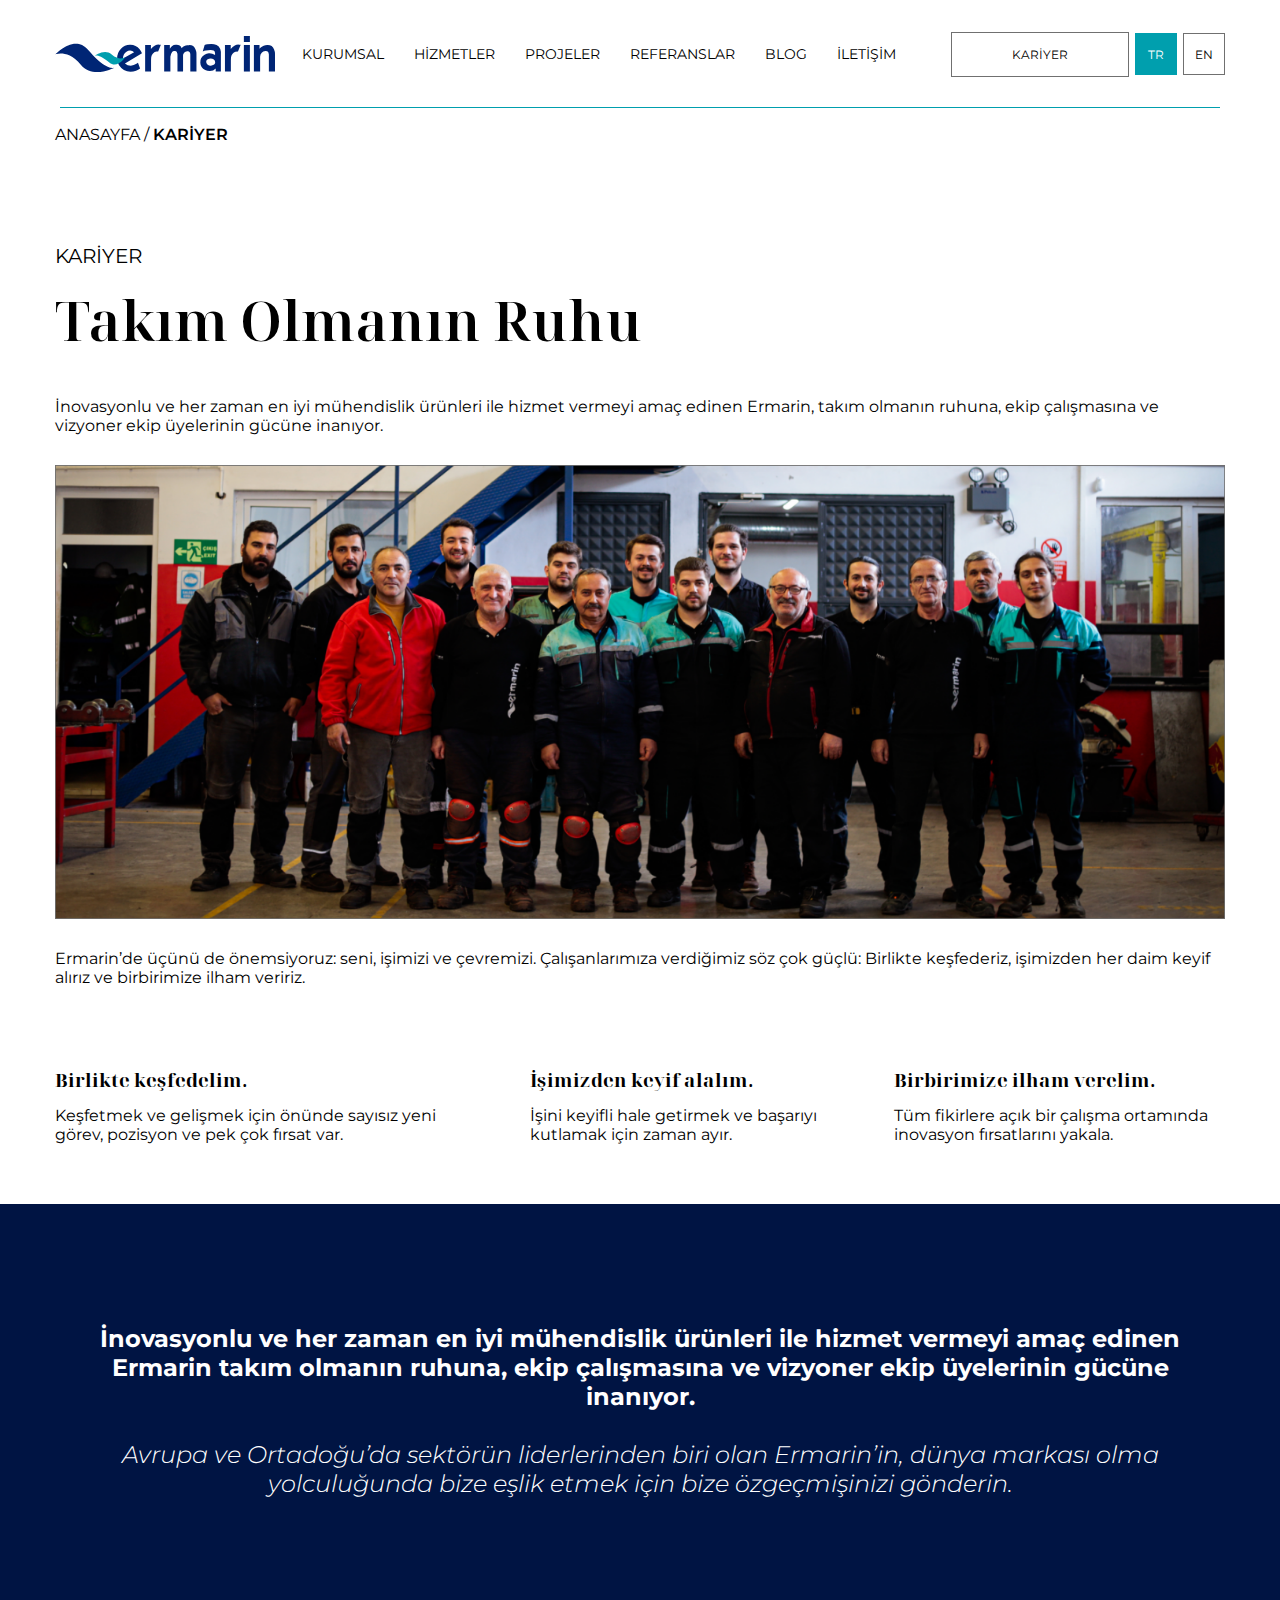
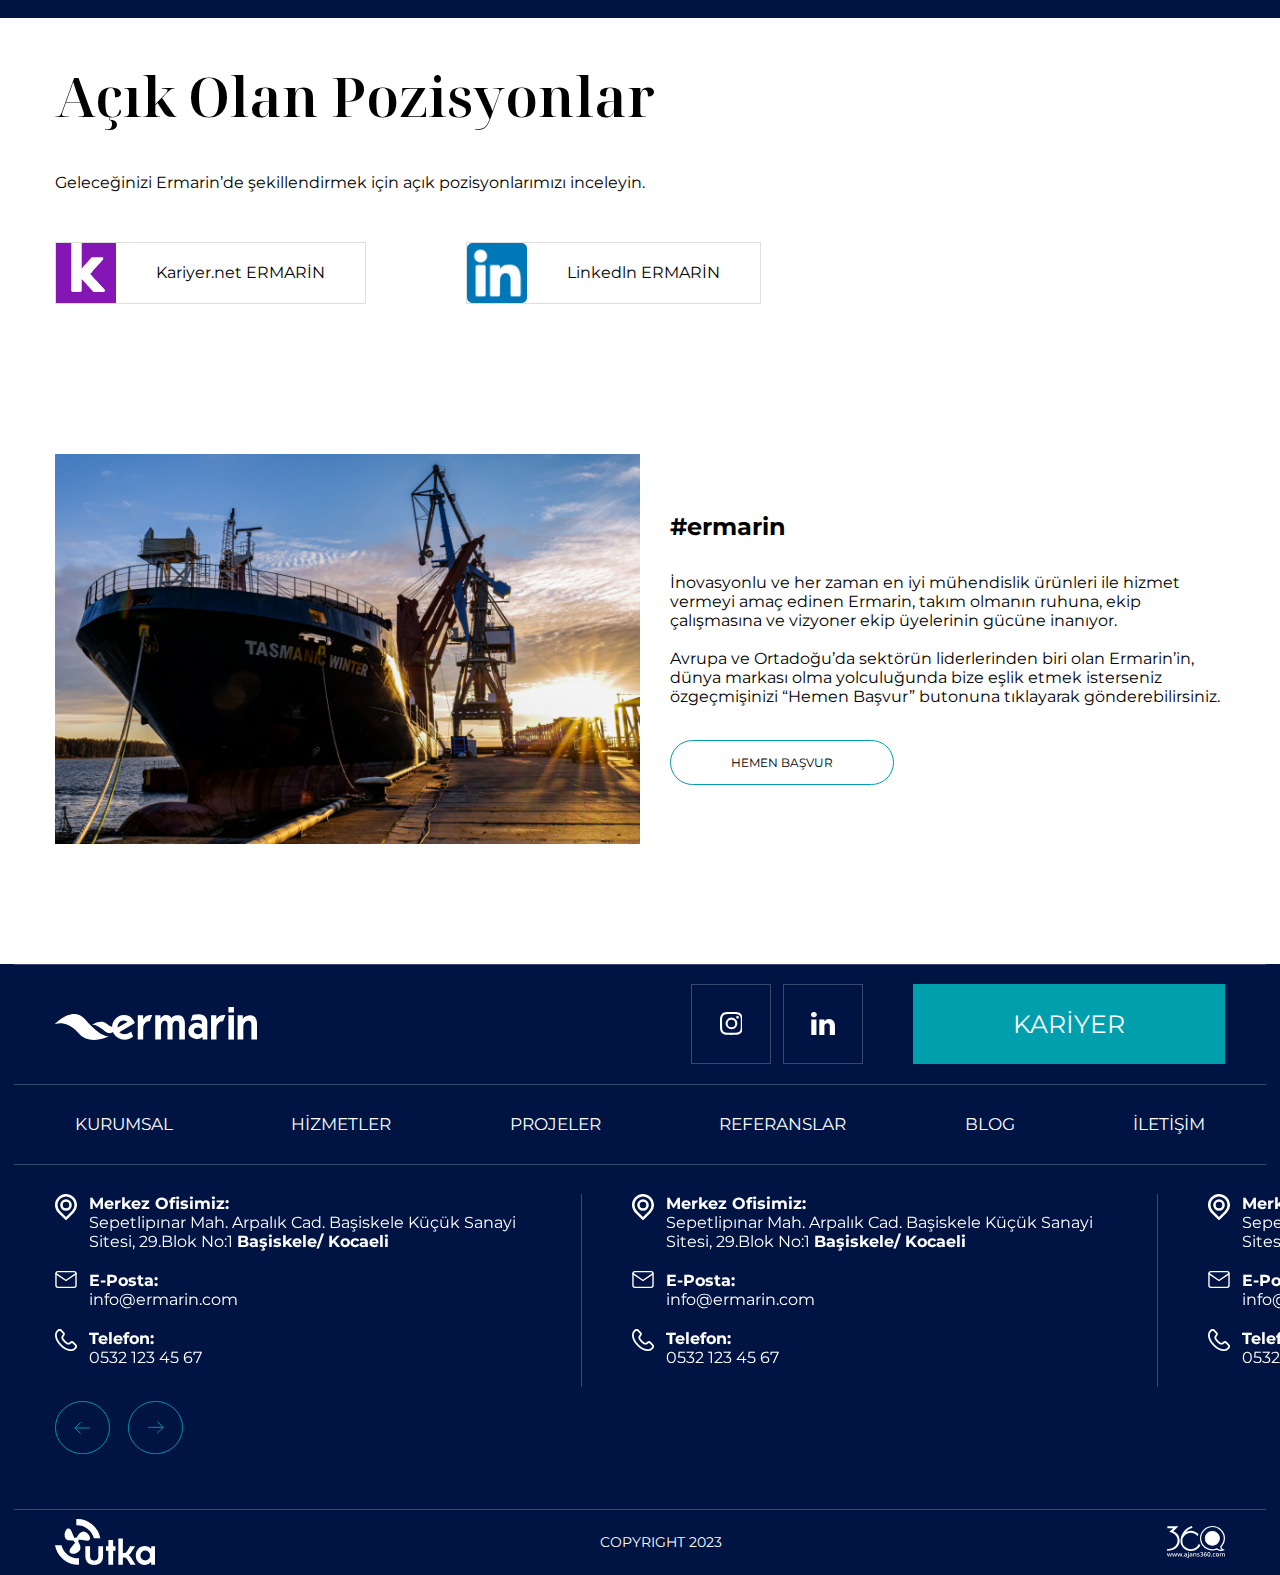
<file: assets/pages/carrier.html>
<!DOCTYPE html>
<html lang="en">

<head>
    <meta charset="UTF-8">
    <meta http-equiv="X-UA-Compatible" content="IE=edge">
    <meta name="viewport" content="width=device-width, initial-scale=1.0">
    <title>Document</title>
    <link rel="stylesheet" href="../scss/main.css">
</head>

<body>
    <div class="site_header light">
        <div class="container">
            <div class="wrapper">
                <div class="toggle">
                    <span class="bars">
                        <span class="bar"></span><span class="bar"></span><span class="bar"></span>
                    </span>
                </div>
                <a href="" class="site_logo">
                    <img src="../images/logo-dark.svg" alt="">
                </a>
                <div class="navbar">
                    <ul class="menu">
                        <li class="nav_item"><a href="" class="nav_link">KURUMSAL</a></li>
                        <li class="nav_item"><a href="" class="nav_link">HİZMETLER</a></li>
                        <li class="nav_item"><a href="" class="nav_link">PROJELER</a></li>
                        <li class="nav_item"><a href="" class="nav_link">REFERANSLAR</a></li>
                        <li class="nav_item"><a href="" class="nav_link">BLOG</a></li>
                        <li class="nav_item"><a href="" class="nav_link">İLETİŞİM</a></li>
                    </ul>
                </div>
                <div class="action_list">
                    <a href="" class="carrier_btn primary_btn">KARİYER</a>
                    <div class="language_select">
                        <a href="" class="active">TR</a>
                        <a href="">EN</a>
                    </div>
                </div>
            </div>
        </div>
    </div>
    <div class="mobile_menu">
        <div class="inner">
            <div class="top">
                <div class="close_btn">
                    <svg xmlns="http://www.w3.org/2000/svg" width="20" viewBox="0 0 24 24" fill="none">
                        <g id="Menu / Close_LG">
                            <path id="Vector" d="M21 21L12 12M12 12L3 3M12 12L21.0001 3M12 12L3 21.0001"
                                stroke="#000000" stroke-width="2" stroke-linecap="round" stroke-linejoin="round" />
                        </g>
                    </svg>
                </div>
                <a href="" class="logo">
                    <img src="../images/logo-dark.svg" alt="">
                </a>
            </div>
            <div class="center">
                <div class="search_bar">
                    <form action="">
                        <div class="form_wrap">
                            <input type="search" placeholder="Ara..." value="">
                            <button type="submit">
                                <svg xmlns="http://www.w3.org/2000/svg" xmlns:xlink="http://www.w3.org/1999/xlink"
                                    width="20" version="1.1" x="0px" y="0px" viewBox="0 0 512 512" class="">
                                    <path
                                        d="M225.474,0C101.151,0,0,101.151,0,225.474c0,124.33,101.151,225.474,225.474,225.474    c124.33,0,225.474-101.144,225.474-225.474C450.948,101.151,349.804,0,225.474,0z M225.474,409.323    c-101.373,0-183.848-82.475-183.848-183.848S124.101,41.626,225.474,41.626s183.848,82.475,183.848,183.848    S326.847,409.323,225.474,409.323z"
                                        fill="currentColor" />
                                    <path
                                        d="M505.902,476.472L386.574,357.144c-8.131-8.131-21.299-8.131-29.43,0c-8.131,8.124-8.131,21.306,0,29.43l119.328,119.328    c4.065,4.065,9.387,6.098,14.715,6.098c5.321,0,10.649-2.033,14.715-6.098C514.033,497.778,514.033,484.596,505.902,476.472z"
                                        fill="currentColor" />
                                </svg>
                            </button>
                        </div>
                    </form>
                </div>
                <ul class="menu">
                    <li class="nav_item"><a href="" class="nav_link">Lorem ipsum</a></li>
                    <li class="nav_item dropdown">
                        <a href="" class="nav_link">Lorem ipsum
                            <img src="../images/arrow-right.svg" class="arrow_right" alt="">
                        </a>
                        <div class="dropdown_menu">
                            <div class="back_btn">
                                <img src="../images/arrow-left.svg" alt="">
                                <span>Lorem ipsum</span>
                            </div>
                            <ul>
                                <li> <a href="">Lorem ipsum</a> </li>
                                <li> <a href="">Lorem ipsum</a> </li>
                                <li> <a href="">Lorem ipsum</a> </li>
                                <li> <a href="">Lorem ipsum</a> </li>
                            </ul>
                        </div>
                    </li>
                    <li class="nav_item">
                        <a href="" class="nav_link">Lorem ipsum</a>
                    </li>
                    <li class="nav_item">
                        <a href="" class="nav_link">Lorem ipsum</a>
                    </li>
                    <li class="nav_item">
                        <a href="" class="nav_link">Lorem ipsum</a>
                    </li>
                    <li class="nav_item">
                        <a href="" class="nav_link">Lorem ipsum</a>
                    </li>
                    <li class="nav_item">
                        <a href="" class="nav_link">Lorem ipsum</a>
                    </li>
                    <li class="nav_item">
                        <a href="" class="nav_link">Lorem ipsum</a>
                    </li>
                </ul>
            </div>
            <div class="action_list">

            </div>
        </div>
    </div>
    <main>
        <section class="carrier page_sec">
            <div class="container">
                <ul class="breadcrumb">
                    <li>
                        <a href="">ANASAYFA</a>
                    </li>
                    <li>
                        <a href="" class="link">KARİYER</a>
                    </li>
                </ul>
                <div class="sec_title">
                    <h4>KARİYER</h4>
                    <h1>Takım Olmanın Ruhu</h1>
                </div>
                <div class="content">
                    <p>İnovasyonlu ve her zaman en iyi mühendislik ürünleri ile hizmet vermeyi amaç edinen Ermarin,
                        takım olmanın ruhuna, ekip çalışmasına ve vizyoner ekip üyelerinin gücüne inanıyor.</p>
                    <img src="../images/team.png" alt="">
                    <p>Ermarin’de üçünü de önemsiyoruz: seni, işimizi ve çevremizi. Çalışanlarımıza verdiğimiz söz çok
                        güçlü: Birlikte keşfederiz, işimizden her daim keyif alırız ve birbirimize ilham veririz.</p>
                </div>
                <ul class="items">
                    <li>
                        <h3>Birlikte keşfedelim.</h3>
                        <p>Keşfetmek ve gelişmek için önünde sayısız yeni görev, pozisyon ve pek çok fırsat var.</p>
                    </li>
                    <li>
                        <h3>İşimizden keyif alalım.</h3>
                        <p>İşini keyifli hale getirmek ve başarıyı kutlamak için zaman ayır.</p>
                    </li>
                    <li>
                        <h3>Birbirimize ilham verelim.</h3>
                        <p>Tüm fikirlere açık bir çalışma ortamında inovasyon fırsatlarını yakala.</p>
                    </li>
                </ul>
            </div>
            <div class="innovation">
                <div class="container">
                    <p>
                        <strong>İnovasyonlu ve her zaman en iyi mühendislik ürünleri ile hizmet vermeyi amaç edinen
                            Ermarin takım olmanın ruhuna, ekip çalışmasına ve vizyoner ekip üyelerinin gücüne inanıyor.
                        </strong>
                        <br><br>
                        <i>Avrupa ve Ortadoğu’da sektörün liderlerinden biri olan Ermarin’in, dünya markası olma
                            yolculuğunda bize eşlik etmek için bize özgeçmişinizi gönderin.</i>
                    </p>
                </div>
            </div>
        </section>
        <section class="carrier_open_positions">
            <div class="container">
                <div class="sec_title">
                    <h1>Açık Olan Pozisyonlar</h1>
                    <p>Geleceğinizi Ermarin’de şekillendirmek için açık pozisyonlarımızı inceleyin.</p>
                </div>
                <div class="links">
                    <a href="">
                        <img src="../images/kariyer-logo.png" alt="">
                        <span>Kariyer.net ERMARİN</span>
                    </a>
                    <a href="">
                        <img src="../images/linkedin-logo.png" alt="">
                        <span>Linkedln ERMARİN</span>
                    </a>
                </div>
                <div class="content_box">
                    <div class="image">
                        <img src="../images/ship.png" alt="">
                    </div>
                    <div class="content">
                        <h2>#ermarin</h2>
                        <p>İnovasyonlu ve her zaman en iyi mühendislik ürünleri ile hizmet vermeyi amaç edinen Ermarin,
                            takım olmanın ruhuna, ekip çalışmasına ve vizyoner ekip üyelerinin gücüne inanıyor.
                            <br><br>
                            Avrupa ve Ortadoğu’da sektörün liderlerinden biri olan Ermarin’in, dünya markası olma
                            yolculuğunda bize eşlik etmek isterseniz özgeçmişinizi “Hemen Başvur” butonuna tıklayarak
                            gönderebilirsiniz.
                        </p>
                        <a href="" class="primary_btn">HEMEN BAŞVUR</a>
                    </div>
                </div>
            </div>
        </section>
    </main>
    <footer class="site_footer">
        <div class="foot_top">
            <div class="container">
                <div class="wrapper">
                    <a href="" class="site_logo">
                        <img src="../images/logo.svg" alt="" width="202">
                    </a>
                    <div class="right">
                        <div class="social_media">
                            <a href="">
                                <svg id="Group_47" data-name="Group 47" xmlns="http://www.w3.org/2000/svg"
                                    width="22.887" height="22.887" viewBox="0 0 22.887 22.887">
                                    <path id="Path_74" data-name="Path 74"
                                        d="M19.554,5.959h0a1.373,1.373,0,1,0,1.373,1.373A1.373,1.373,0,0,0,19.554,5.959Zm5.264,2.769a8.686,8.686,0,0,0-.526-2.781,5.653,5.653,0,0,0-1.327-2.025,5.378,5.378,0,0,0-2.025-1.316,8.354,8.354,0,0,0-2.781-.538C16.945,2,16.556,2,13.443,2s-3.5,0-4.715.069a8.354,8.354,0,0,0-2.781.538A5.47,5.47,0,0,0,3.922,3.922,5.378,5.378,0,0,0,2.606,5.948a8.354,8.354,0,0,0-.538,2.781C2,9.942,2,10.331,2,13.443s0,3.5.069,4.715a8.354,8.354,0,0,0,.538,2.781,5.378,5.378,0,0,0,1.316,2.025A5.47,5.47,0,0,0,5.948,24.28a8.353,8.353,0,0,0,2.781.538c1.213.069,1.6.069,4.715.069s3.5,0,4.715-.069a8.354,8.354,0,0,0,2.781-.538,5.378,5.378,0,0,0,2.025-1.316,5.55,5.55,0,0,0,1.327-2.025,8.686,8.686,0,0,0,.526-2.781c0-1.213.069-1.6.069-4.715S24.887,9.942,24.818,8.729Zm-2.06,9.292a6.42,6.42,0,0,1-.389,2.128,3.5,3.5,0,0,1-.858,1.316,3.65,3.65,0,0,1-1.316.858,6.42,6.42,0,0,1-2.128.389c-1.144.057-1.568.069-4.577.069s-3.433,0-4.577-.069a6.557,6.557,0,0,1-2.22-.343,3.742,3.742,0,0,1-1.259-.858,3.433,3.433,0,0,1-.847-1.316,6.34,6.34,0,0,1-.458-2.174c0-1.144-.069-1.568-.069-4.577s0-3.433.069-4.577a6.34,6.34,0,0,1,.4-2.174,3.433,3.433,0,0,1,.9-1.259,3.593,3.593,0,0,1,1.259-.915,6.557,6.557,0,0,1,2.174-.389c1.144,0,1.568-.069,4.577-.069s3.433,0,4.577.069a6.42,6.42,0,0,1,2.128.389,3.5,3.5,0,0,1,1.362.915,3.5,3.5,0,0,1,.858,1.259,6.42,6.42,0,0,1,.389,2.174c.057,1.144.069,1.568.069,4.577S22.815,16.876,22.758,18.021ZM13.443,7.573a5.859,5.859,0,1,0,4.162,1.712,5.87,5.87,0,0,0-4.162-1.712Zm0,9.681a3.811,3.811,0,1,1,3.811-3.811,3.811,3.811,0,0,1-3.811,3.811Z"
                                        transform="translate(-2 -2)" fill="#fff" />
                                </svg>
                            </a>
                            <a href="">
                                <svg id="Group_45" data-name="Group 45" xmlns="http://www.w3.org/2000/svg"
                                    width="23.959" height="22.898" viewBox="0 0 23.959 22.898">
                                    <path id="Path_76" data-name="Path 76"
                                        d="M5.443,7.439V22.894H.3V7.439ZM5.77,2.667c0,.028,0,.06,0,.093a2.46,2.46,0,0,1-.788,1.808h0A2.926,2.926,0,0,1,3,5.335l-.141,0H2.837c-.039,0-.085,0-.131,0A2.809,2.809,0,0,1,.774,4.568h0A2.547,2.547,0,0,1,0,2.733c0-.023,0-.046,0-.07v0c0-.02,0-.043,0-.066A2.506,2.506,0,0,1,.8.761h0A2.925,2.925,0,0,1,2.774,0L2.9,0H2.9c.041,0,.088,0,.136,0a2.846,2.846,0,0,1,1.94.761l0,0a2.6,2.6,0,0,1,.8,1.874v.038ZM23.954,14.038v8.856h-5.13V14.629c0-.075.007-.163.007-.251a4.486,4.486,0,0,0-.651-2.334l.011.02a2.218,2.218,0,0,0-1.809-.934c-.057,0-.114,0-.172.007h.008l-.085,0a2.513,2.513,0,0,0-1.565.544l.006,0a3.333,3.333,0,0,0-.984,1.312l-.008.022a3.684,3.684,0,0,0-.174,1.132q0,.069,0,.137V22.9H8.281q.031-6.223.031-10.091T8.3,8.189l-.015-.749h5.13V9.686h-.031a6.762,6.762,0,0,1,.647-.881l-.008.009a6.645,6.645,0,0,1,.866-.8L14.9,8a4.018,4.018,0,0,1,1.328-.672l.029-.007a6.055,6.055,0,0,1,1.714-.242h.072c.068,0,.147,0,.226,0a5.525,5.525,0,0,1,4.06,1.771l0,0a7.422,7.422,0,0,1,1.624,5.186Z"
                                        transform="translate(0.003 0.002)" fill="#fff" />
                                </svg>
                            </a>
                        </div>
                        <a href="" class="carrier_btn">KARİYER</a>
                    </div>
                </div>
            </div>
        </div>
        <div class="foot_menu">
            <div class="container">
                <div class="wrapper">
                    <ul class="menu">
                        <li>
                            <a href="">KURUMSAL</a>
                        </li>
                        <li>
                            <a href="">HİZMETLER</a>
                        </li>
                        <li>
                            <a href="">PROJELER</a>
                        </li>
                        <li>
                            <a href="">REFERANSLAR</a>
                        </li>
                        <li>
                            <a href="">BLOG</a>
                        </li>
                        <li>
                            <a href="">İLETİŞİM</a>
                        </li>
                    </ul>
                </div>
            </div>
        </div>
        <div class="foot_main">
            <div class="container">
                <div class="contact_info_slider">
                    <div class="swiper-wrapper">
                        <div class="swiper-slide">
                            <div class="contact_item">
                                <div class="icon">
                                    <img src="../images/location-icon.svg" alt="">
                                </div>
                                <div class="text">
                                    <strong>Merkez Ofisimiz: </strong>
                                    <br>
                                    Sepetlipınar Mah. Arpalık Cad. Başiskele Küçük Sanayi Sitesi,
                                    29.Blok No:1 <strong>Başiskele/ Kocaeli</strong>
                                </div>
                            </div>
                            <a href="" class="contact_item">
                                <div class="icon">
                                    <img src="../images/email-icon.svg" alt="">
                                </div>
                                <div class="text">
                                    <strong>E-Posta:</strong>
                                    <br>
                                    info@ermarin.com
                                </div>
                            </a>
                            <a href="" class="contact_item">
                                <div class="icon">
                                    <img src="../images/tel-icon.svg" alt="">
                                </div>
                                <div class="text">
                                    <strong>Telefon:</strong>
                                    <br>
                                    0532 123 45 67
                                </div>
                            </a>
                        </div>
                        <div class="swiper-slide">
                            <div class="contact_item">
                                <div class="icon">
                                    <img src="../images/location-icon.svg" alt="">
                                </div>
                                <div class="text">
                                    <strong>Merkez Ofisimiz: </strong>
                                    <br>
                                    Sepetlipınar Mah. Arpalık Cad. Başiskele Küçük Sanayi Sitesi,
                                    29.Blok No:1 <strong>Başiskele/ Kocaeli</strong>
                                </div>
                            </div>
                            <a href="" class="contact_item">
                                <div class="icon">
                                    <img src="../images/email-icon.svg" alt="">
                                </div>
                                <div class="text">
                                    <strong>E-Posta:</strong>
                                    <br>
                                    info@ermarin.com
                                </div>
                            </a>
                            <a href="" class="contact_item">
                                <div class="icon">
                                    <img src="../images/tel-icon.svg" alt="">
                                </div>
                                <div class="text">
                                    <strong>Telefon:</strong>
                                    <br>
                                    0532 123 45 67
                                </div>
                            </a>
                        </div>
                        <div class="swiper-slide">
                            <div class="contact_item">
                                <div class="icon">
                                    <img src="../images/location-icon.svg" alt="">
                                </div>
                                <div class="text">
                                    <strong>Merkez Ofisimiz: </strong>
                                    <br>
                                    Sepetlipınar Mah. Arpalık Cad. Başiskele Küçük Sanayi Sitesi,
                                    29.Blok No:1 <strong>Başiskele/ Kocaeli</strong>
                                </div>
                            </div>
                            <a href="" class="contact_item">
                                <div class="icon">
                                    <img src="../images/email-icon.svg" alt="">
                                </div>
                                <div class="text">
                                    <strong>E-Posta:</strong>
                                    <br>
                                    info@ermarin.com
                                </div>
                            </a>
                            <a href="" class="contact_item">
                                <div class="icon">
                                    <img src="../images/tel-icon.svg" alt="">
                                </div>
                                <div class="text">
                                    <strong>Telefon:</strong>
                                    <br>
                                    0532 123 45 67
                                </div>
                            </a>
                        </div>
                        <div class="swiper-slide">
                            <div class="contact_item">
                                <div class="icon">
                                    <img src="../images/location-icon.svg" alt="">
                                </div>
                                <div class="text">
                                    <strong>Merkez Ofisimiz: </strong>
                                    <br>
                                    Sepetlipınar Mah. Arpalık Cad. Başiskele Küçük Sanayi Sitesi,
                                    29.Blok No:1 <strong>Başiskele/ Kocaeli</strong>
                                </div>
                            </div>
                            <a href="" class="contact_item">
                                <div class="icon">
                                    <img src="../images/email-icon.svg" alt="">
                                </div>
                                <div class="text">
                                    <strong>E-Posta:</strong>
                                    <br>
                                    info@ermarin.com
                                </div>
                            </a>
                            <a href="" class="contact_item">
                                <div class="icon">
                                    <img src="../images/tel-icon.svg" alt="">
                                </div>
                                <div class="text">
                                    <strong>Telefon:</strong>
                                    <br>
                                    0532 123 45 67
                                </div>
                            </a>
                        </div>
                        <div class="swiper-slide">
                            <div class="contact_item">
                                <div class="icon">
                                    <img src="../images/location-icon.svg" alt="">
                                </div>
                                <div class="text">
                                    <strong>Merkez Ofisimiz: </strong>
                                    <br>
                                    Sepetlipınar Mah. Arpalık Cad. Başiskele Küçük Sanayi Sitesi,
                                    29.Blok No:1 <strong>Başiskele/ Kocaeli</strong>
                                </div>
                            </div>
                            <a href="" class="contact_item">
                                <div class="icon">
                                    <img src="../images/email-icon.svg" alt="">
                                </div>
                                <div class="text">
                                    <strong>E-Posta:</strong>
                                    <br>
                                    info@ermarin.com
                                </div>
                            </a>
                            <a href="" class="contact_item">
                                <div class="icon">
                                    <img src="../images/tel-icon.svg" alt="">
                                </div>
                                <div class="text">
                                    <strong>Telefon:</strong>
                                    <br>
                                    0532 123 45 67
                                </div>
                            </a>
                        </div>
                    </div>
                    <div class="arrows">
                        <div class="arrow prev_arrow">
                            <svg xmlns="http://www.w3.org/2000/svg" width="61" height="59" viewBox="0 0 61 59">
                                <g id="Group_69" data-name="Group 69" transform="translate(60.731 59.167) rotate(180)">
                                    <g id="Group_77" data-name="Group 77"
                                        transform="translate(60.462 58.987) rotate(180)">
                                        <g id="Ellipse_2" data-name="Ellipse 2" transform="translate(-0.269 -0.18)"
                                            fill="none" stroke="#009fae" stroke-width="1">
                                            <ellipse cx="30.5" cy="29.5" rx="30.5" ry="29.5" stroke="none" />
                                            <ellipse cx="30.5" cy="29.5" rx="30" ry="29" fill="none" />
                                        </g>
                                    </g>
                                    <g id="Group_78" data-name="Group 78" transform="translate(22.484 23.134)">
                                        <path id="Path_2" data-name="Path 2"
                                            d="M0,6.059H16.158M10.1,0l6.059,6.059L10.1,12.119" fill="none"
                                            stroke="#009fae" stroke-linecap="round" stroke-linejoin="round"
                                            stroke-width="1" fill-rule="evenodd" />
                                    </g>
                                </g>
                            </svg>
                        </div>
                        <div class="arrow next_arrow">
                            <svg xmlns="http://www.w3.org/2000/svg" width="61" height="59" viewBox="0 0 61 59">
                                <g id="Group_68" data-name="Group 68" transform="translate(0.269 0.022)">
                                    <g id="Group_77" data-name="Group 77"
                                        transform="translate(60.462 58.987) rotate(180)">
                                        <g id="Ellipse_2" data-name="Ellipse 2" transform="translate(-0.269 0.009)"
                                            fill="none" stroke="#009fae" stroke-width="1">
                                            <ellipse cx="30.5" cy="29.5" rx="30.5" ry="29.5" stroke="none" />
                                            <ellipse cx="30.5" cy="29.5" rx="30" ry="29" fill="none" />
                                        </g>
                                    </g>
                                    <g id="Group_78" data-name="Group 78" transform="translate(22.483 23.134)">
                                        <path id="Path_2" data-name="Path 2"
                                            d="M1,7.059H17.158M11.1,1l6.059,6.059L11.1,13.119"
                                            transform="translate(-1 -1)" fill="none" stroke="#009fae"
                                            stroke-linecap="round" stroke-linejoin="round" stroke-width="1"
                                            fill-rule="evenodd" />
                                    </g>
                                </g>
                            </svg>
                        </div>
                    </div>
                </div>
            </div>
        </div>
        <div class="foot_bottom">
            <div class="container">
                <div class="wrapper">
                    <div class="logo1">
                        <img src="../images/footer-logo.svg" alt="">
                    </div>
                    <div class="copyright">
                        <p>COPYRIGHT 2023</p>
                    </div>
                    <div class="logo">
                        <img src="../images/360 logo.svg" alt="">
                    </div>
                </div>
            </div>
        </div>
    </footer>
    <script src="../js/swiper-bundle.min.js"></script>
    <script src="../js/jquery.min.js"></script>
    <script src="../js/app.js"></script>
</body>

</html>
</file>
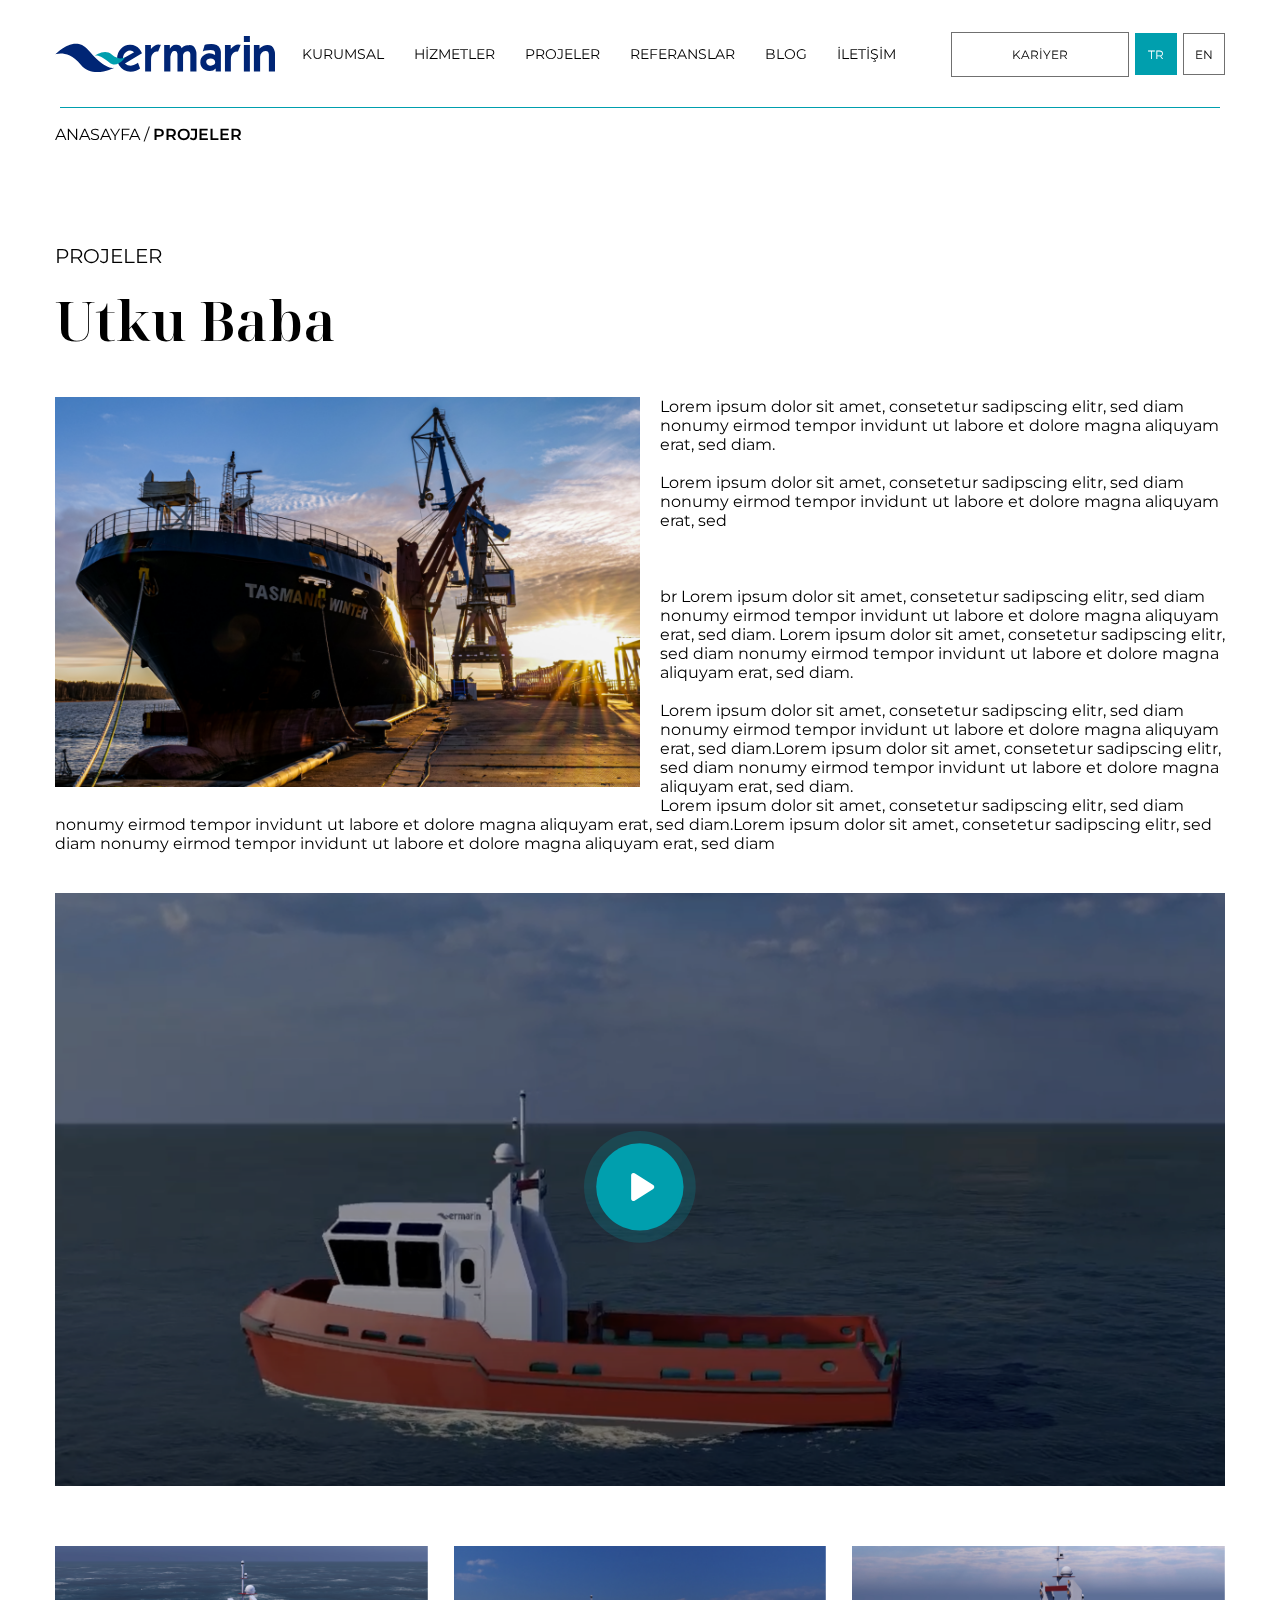
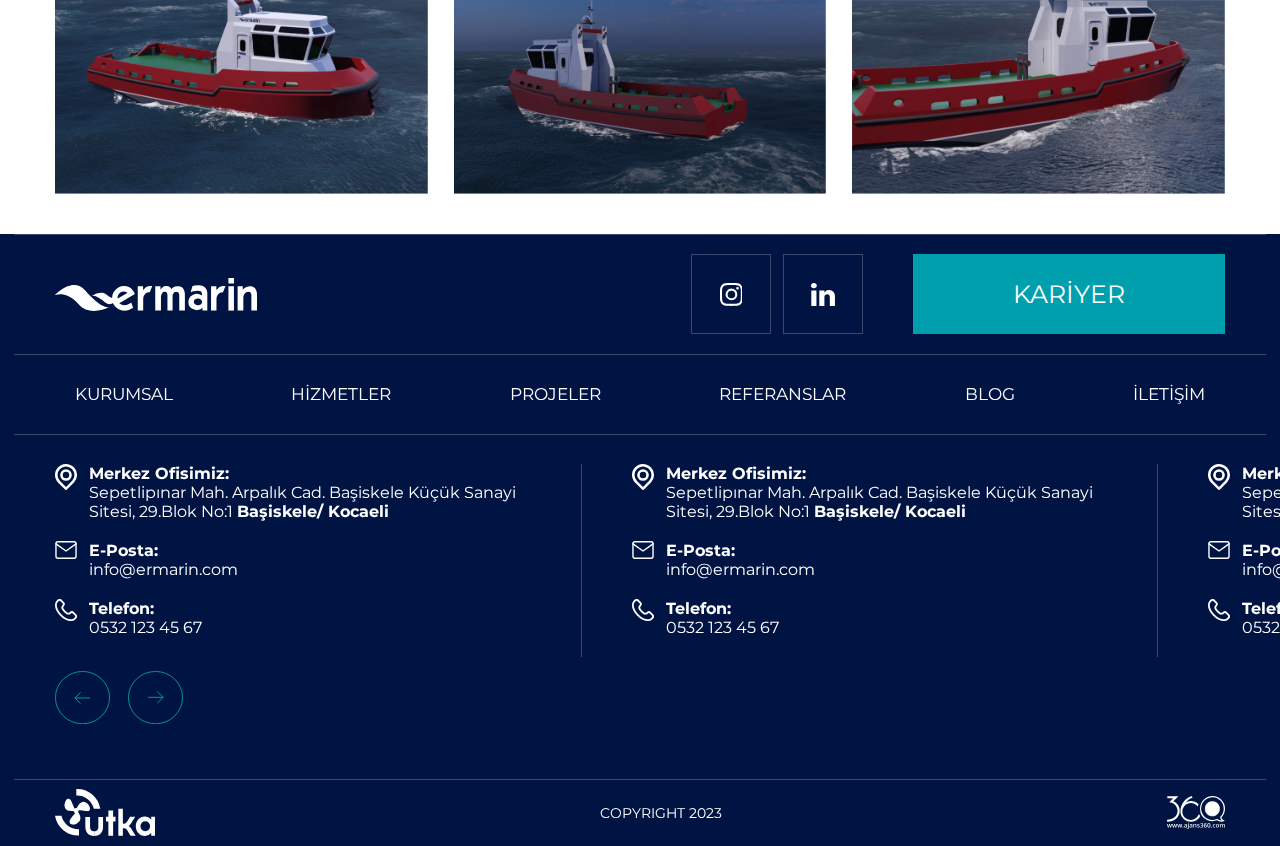
<file: assets/pages/projects.html>
<!DOCTYPE html>
<html lang="en">

<head>
    <meta charset="UTF-8">
    <meta http-equiv="X-UA-Compatible" content="IE=edge">
    <meta name="viewport" content="width=device-width, initial-scale=1.0">
    <title>Document</title>
    <link rel="stylesheet" href="../scss/main.css">
</head>

<body>
    <div class="site_header light">
        <div class="container">
            <div class="wrapper">
                <div class="toggle">
                    <span class="bars">
                        <span class="bar"></span><span class="bar"></span><span class="bar"></span>
                    </span>
                </div>
                <a href="" class="site_logo">
                    <img src="../images/logo-dark.svg" alt="">
                </a>
                <div class="navbar">
                    <ul class="menu">
                        <li class="nav_item"><a href="" class="nav_link">KURUMSAL</a></li>
                        <li class="nav_item"><a href="" class="nav_link">HİZMETLER</a></li>
                        <li class="nav_item"><a href="" class="nav_link">PROJELER</a></li>
                        <li class="nav_item"><a href="" class="nav_link">REFERANSLAR</a></li>
                        <li class="nav_item"><a href="" class="nav_link">BLOG</a></li>
                        <li class="nav_item"><a href="" class="nav_link">İLETİŞİM</a></li>
                    </ul>
                </div>
                <div class="action_list">
                    <a href="" class="carrier_btn primary_btn">KARİYER</a>
                    <div class="language_select">
                        <a href="" class="active">TR</a>
                        <a href="">EN</a>
                    </div>
                </div>
            </div>
        </div>
    </div>
    <div class="mobile_menu">
        <div class="inner">
            <div class="top">
                <div class="close_btn">
                    <svg xmlns="http://www.w3.org/2000/svg" width="20" viewBox="0 0 24 24" fill="none">
                        <g id="Menu / Close_LG">
                            <path id="Vector" d="M21 21L12 12M12 12L3 3M12 12L21.0001 3M12 12L3 21.0001"
                                stroke="#000000" stroke-width="2" stroke-linecap="round" stroke-linejoin="round" />
                        </g>
                    </svg>
                </div>
                <a href="" class="logo">
                    <img src="../images/logo-dark.svg" alt="">
                </a>
            </div>
            <div class="center">
                <div class="search_bar">
                    <form action="">
                        <div class="form_wrap">
                            <input type="search" placeholder="Ara..." value="">
                            <button type="submit">
                                <svg xmlns="http://www.w3.org/2000/svg" xmlns:xlink="http://www.w3.org/1999/xlink"
                                    width="20" version="1.1" x="0px" y="0px" viewBox="0 0 512 512" class="">
                                    <path
                                        d="M225.474,0C101.151,0,0,101.151,0,225.474c0,124.33,101.151,225.474,225.474,225.474    c124.33,0,225.474-101.144,225.474-225.474C450.948,101.151,349.804,0,225.474,0z M225.474,409.323    c-101.373,0-183.848-82.475-183.848-183.848S124.101,41.626,225.474,41.626s183.848,82.475,183.848,183.848    S326.847,409.323,225.474,409.323z"
                                        fill="currentColor" />
                                    <path
                                        d="M505.902,476.472L386.574,357.144c-8.131-8.131-21.299-8.131-29.43,0c-8.131,8.124-8.131,21.306,0,29.43l119.328,119.328    c4.065,4.065,9.387,6.098,14.715,6.098c5.321,0,10.649-2.033,14.715-6.098C514.033,497.778,514.033,484.596,505.902,476.472z"
                                        fill="currentColor" />
                                </svg>
                            </button>
                        </div>
                    </form>
                </div>
                <ul class="menu">
                    <li class="nav_item"><a href="" class="nav_link">Lorem ipsum</a></li>
                    <li class="nav_item dropdown">
                        <a href="" class="nav_link">Lorem ipsum
                            <img src="../images/arrow-right.svg" class="arrow_right" alt="">
                        </a>
                        <div class="dropdown_menu">
                            <div class="back_btn">
                                <img src="../images/arrow-left.svg" alt="">
                                <span>Lorem ipsum</span>
                            </div>
                            <ul>
                                <li> <a href="">Lorem ipsum</a> </li>
                                <li> <a href="">Lorem ipsum</a> </li>
                                <li> <a href="">Lorem ipsum</a> </li>
                                <li> <a href="">Lorem ipsum</a> </li>
                            </ul>
                        </div>
                    </li>
                    <li class="nav_item">
                        <a href="" class="nav_link">Lorem ipsum</a>
                    </li>
                    <li class="nav_item">
                        <a href="" class="nav_link">Lorem ipsum</a>
                    </li>
                    <li class="nav_item">
                        <a href="" class="nav_link">Lorem ipsum</a>
                    </li>
                    <li class="nav_item">
                        <a href="" class="nav_link">Lorem ipsum</a>
                    </li>
                    <li class="nav_item">
                        <a href="" class="nav_link">Lorem ipsum</a>
                    </li>
                    <li class="nav_item">
                        <a href="" class="nav_link">Lorem ipsum</a>
                    </li>
                </ul>
            </div>
            <div class="action_list">

            </div>
        </div>
    </div>
    <main>
        <section class="projects0 page_sec">
            <div class="container">
                <ul class="breadcrumb">
                    <li>
                        <a href="">ANASAYFA</a>
                    </li>
                    <li>
                        <a href="" class="link">PROJELER</a>
                    </li>
                </ul>
                <div class="sec_title">
                    <h4>PROJELER</h4>
                    <h1>Utku Baba</h1>
                </div>
                <div class="content">
                    <p>
                        <img src="../images/ship.png" alt="">
                        Lorem ipsum dolor sit amet, consetetur sadipscing elitr, sed diam nonumy eirmod tempor invidunt
                        ut labore et dolore magna aliquyam erat, sed diam.
                        <br><br>
                        Lorem ipsum dolor sit amet, consetetur sadipscing elitr, sed diam nonumy eirmod tempor invidunt
                        ut labore et dolore magna aliquyam erat, sed
                        <br><br><br><br>
                        br
                        Lorem ipsum dolor sit amet, consetetur sadipscing elitr, sed diam nonumy eirmod tempor invidunt
                        ut labore et dolore magna aliquyam erat, sed diam.
                        Lorem ipsum dolor sit amet, consetetur sadipscing elitr, sed diam nonumy eirmod tempor invidunt
                        ut labore et dolore magna aliquyam erat, sed diam.
                        <br><br>
                        Lorem ipsum dolor sit amet, consetetur sadipscing elitr, sed diam nonumy eirmod tempor invidunt
                        ut labore et dolore magna aliquyam erat, sed diam.Lorem ipsum dolor sit amet, consetetur
                        sadipscing elitr, sed diam nonumy eirmod tempor invidunt ut labore et dolore magna aliquyam
                        erat, sed diam. <br>
                        Lorem ipsum dolor sit amet, consetetur sadipscing elitr, sed diam nonumy eirmod tempor invidunt
                        ut labore et dolore magna aliquyam erat, sed diam.Lorem ipsum dolor sit amet, consetetur
                        sadipscing elitr, sed diam nonumy eirmod tempor invidunt ut labore et dolore magna aliquyam
                        erat, sed diam
                    </p>
                </div>
                <div class="yb_video">
                    <div class="poster_image">
                        <img src="../images/ship2.png" alt="">
                    </div>
                    <div class="btn pop_open">
                        <svg xmlns="http://www.w3.org/2000/svg" width="111.743" height="111.743"
                            viewBox="0 0 111.743 111.743">
                            <g id="Group_82" data-name="Group 82" transform="translate(0.055 -0.065)">
                                <circle id="Ellipse_15" data-name="Ellipse 15" cx="55.871" cy="55.871" r="55.871"
                                    transform="translate(-0.055 0.065)" fill="#009fae" opacity="0.212" />
                                <circle id="Ellipse_14" data-name="Ellipse 14" cx="43.701" cy="43.701" r="43.701"
                                    transform="translate(12.115 12.235)" fill="#009fae" />
                                <path id="Path_195" data-name="Path 195"
                                    d="M8,8.1V31.716a2.275,2.275,0,0,0,3.51,1.915L30.065,21.824a2.28,2.28,0,0,0,0-3.852L11.51,6.187A2.275,2.275,0,0,0,8,8.1Z"
                                    transform="translate(39.094 36.153)" fill="#fff" />
                            </g>
                        </svg>

                    </div>
                </div>
                <div class="images">
                    <img src="../images/image2.png" alt="">
                    <img src="../images/image3.png" alt="">
                    <img src="../images/image4.png" alt="">
                </div>
            </div>
        </section>
    </main>
    <div id="popup">
        <a class="pop_close btn" href="#">
            <svg xmlns="http://www.w3.org/2000/svg" width="20" viewBox="0 0 24 24" fill="none">
                <g id="Menu / Close_LG">
                    <path id="Vector" d="M21 21L12 12M12 12L3 3M12 12L21.0001 3M12 12L3 21.0001" stroke="#000000"
                        stroke-width="2" stroke-linecap="round" stroke-linejoin="round" />
                </g>
            </svg>
        </a>
        <div class="youtube_box">
            <iframe class="youtube" width="560" height="315"
                src="https://www.youtube.com/embed/H8YW1tlsmE8?amp;autoplay=1" frameborder="0"
                allow="accelerometer; autoplay; encrypted-media; gyroscope; picture-in-picture"
                allowfullscreen></iframe>
        </div>
        <div class="gray_mask"></div>
    </div>
    <footer class="site_footer">
        <div class="foot_top">
            <div class="container">
                <div class="wrapper">
                    <a href="" class="site_logo">
                        <img src="../images/logo.svg" alt="" width="202">
                    </a>
                    <div class="right">
                        <div class="social_media">
                            <a href="">
                                <svg id="Group_47" data-name="Group 47" xmlns="http://www.w3.org/2000/svg"
                                    width="22.887" height="22.887" viewBox="0 0 22.887 22.887">
                                    <path id="Path_74" data-name="Path 74"
                                        d="M19.554,5.959h0a1.373,1.373,0,1,0,1.373,1.373A1.373,1.373,0,0,0,19.554,5.959Zm5.264,2.769a8.686,8.686,0,0,0-.526-2.781,5.653,5.653,0,0,0-1.327-2.025,5.378,5.378,0,0,0-2.025-1.316,8.354,8.354,0,0,0-2.781-.538C16.945,2,16.556,2,13.443,2s-3.5,0-4.715.069a8.354,8.354,0,0,0-2.781.538A5.47,5.47,0,0,0,3.922,3.922,5.378,5.378,0,0,0,2.606,5.948a8.354,8.354,0,0,0-.538,2.781C2,9.942,2,10.331,2,13.443s0,3.5.069,4.715a8.354,8.354,0,0,0,.538,2.781,5.378,5.378,0,0,0,1.316,2.025A5.47,5.47,0,0,0,5.948,24.28a8.353,8.353,0,0,0,2.781.538c1.213.069,1.6.069,4.715.069s3.5,0,4.715-.069a8.354,8.354,0,0,0,2.781-.538,5.378,5.378,0,0,0,2.025-1.316,5.55,5.55,0,0,0,1.327-2.025,8.686,8.686,0,0,0,.526-2.781c0-1.213.069-1.6.069-4.715S24.887,9.942,24.818,8.729Zm-2.06,9.292a6.42,6.42,0,0,1-.389,2.128,3.5,3.5,0,0,1-.858,1.316,3.65,3.65,0,0,1-1.316.858,6.42,6.42,0,0,1-2.128.389c-1.144.057-1.568.069-4.577.069s-3.433,0-4.577-.069a6.557,6.557,0,0,1-2.22-.343,3.742,3.742,0,0,1-1.259-.858,3.433,3.433,0,0,1-.847-1.316,6.34,6.34,0,0,1-.458-2.174c0-1.144-.069-1.568-.069-4.577s0-3.433.069-4.577a6.34,6.34,0,0,1,.4-2.174,3.433,3.433,0,0,1,.9-1.259,3.593,3.593,0,0,1,1.259-.915,6.557,6.557,0,0,1,2.174-.389c1.144,0,1.568-.069,4.577-.069s3.433,0,4.577.069a6.42,6.42,0,0,1,2.128.389,3.5,3.5,0,0,1,1.362.915,3.5,3.5,0,0,1,.858,1.259,6.42,6.42,0,0,1,.389,2.174c.057,1.144.069,1.568.069,4.577S22.815,16.876,22.758,18.021ZM13.443,7.573a5.859,5.859,0,1,0,4.162,1.712,5.87,5.87,0,0,0-4.162-1.712Zm0,9.681a3.811,3.811,0,1,1,3.811-3.811,3.811,3.811,0,0,1-3.811,3.811Z"
                                        transform="translate(-2 -2)" fill="#fff" />
                                </svg>
                            </a>
                            <a href="">
                                <svg id="Group_45" data-name="Group 45" xmlns="http://www.w3.org/2000/svg"
                                    width="23.959" height="22.898" viewBox="0 0 23.959 22.898">
                                    <path id="Path_76" data-name="Path 76"
                                        d="M5.443,7.439V22.894H.3V7.439ZM5.77,2.667c0,.028,0,.06,0,.093a2.46,2.46,0,0,1-.788,1.808h0A2.926,2.926,0,0,1,3,5.335l-.141,0H2.837c-.039,0-.085,0-.131,0A2.809,2.809,0,0,1,.774,4.568h0A2.547,2.547,0,0,1,0,2.733c0-.023,0-.046,0-.07v0c0-.02,0-.043,0-.066A2.506,2.506,0,0,1,.8.761h0A2.925,2.925,0,0,1,2.774,0L2.9,0H2.9c.041,0,.088,0,.136,0a2.846,2.846,0,0,1,1.94.761l0,0a2.6,2.6,0,0,1,.8,1.874v.038ZM23.954,14.038v8.856h-5.13V14.629c0-.075.007-.163.007-.251a4.486,4.486,0,0,0-.651-2.334l.011.02a2.218,2.218,0,0,0-1.809-.934c-.057,0-.114,0-.172.007h.008l-.085,0a2.513,2.513,0,0,0-1.565.544l.006,0a3.333,3.333,0,0,0-.984,1.312l-.008.022a3.684,3.684,0,0,0-.174,1.132q0,.069,0,.137V22.9H8.281q.031-6.223.031-10.091T8.3,8.189l-.015-.749h5.13V9.686h-.031a6.762,6.762,0,0,1,.647-.881l-.008.009a6.645,6.645,0,0,1,.866-.8L14.9,8a4.018,4.018,0,0,1,1.328-.672l.029-.007a6.055,6.055,0,0,1,1.714-.242h.072c.068,0,.147,0,.226,0a5.525,5.525,0,0,1,4.06,1.771l0,0a7.422,7.422,0,0,1,1.624,5.186Z"
                                        transform="translate(0.003 0.002)" fill="#fff" />
                                </svg>
                            </a>
                        </div>
                        <a href="" class="carrier_btn">KARİYER</a>
                    </div>
                </div>
            </div>
        </div>
        <div class="foot_menu">
            <div class="container">
                <div class="wrapper">
                    <ul class="menu">
                        <li>
                            <a href="">KURUMSAL</a>
                        </li>
                        <li>
                            <a href="">HİZMETLER</a>
                        </li>
                        <li>
                            <a href="">PROJELER</a>
                        </li>
                        <li>
                            <a href="">REFERANSLAR</a>
                        </li>
                        <li>
                            <a href="">BLOG</a>
                        </li>
                        <li>
                            <a href="">İLETİŞİM</a>
                        </li>
                    </ul>
                </div>
            </div>
        </div>
        <div class="foot_main">
            <div class="container">
                <div class="contact_info_slider">
                    <div class="swiper-wrapper">
                        <div class="swiper-slide">
                            <div class="contact_item">
                                <div class="icon">
                                    <img src="../images/location-icon.svg" alt="">
                                </div>
                                <div class="text">
                                    <strong>Merkez Ofisimiz: </strong>
                                    <br>
                                    Sepetlipınar Mah. Arpalık Cad. Başiskele Küçük Sanayi Sitesi,
                                    29.Blok No:1 <strong>Başiskele/ Kocaeli</strong>
                                </div>
                            </div>
                            <a href="" class="contact_item">
                                <div class="icon">
                                    <img src="../images/email-icon.svg" alt="">
                                </div>
                                <div class="text">
                                    <strong>E-Posta:</strong>
                                    <br>
                                    info@ermarin.com
                                </div>
                            </a>
                            <a href="" class="contact_item">
                                <div class="icon">
                                    <img src="../images/tel-icon.svg" alt="">
                                </div>
                                <div class="text">
                                    <strong>Telefon:</strong>
                                    <br>
                                    0532 123 45 67
                                </div>
                            </a>
                        </div>
                        <div class="swiper-slide">
                            <div class="contact_item">
                                <div class="icon">
                                    <img src="../images/location-icon.svg" alt="">
                                </div>
                                <div class="text">
                                    <strong>Merkez Ofisimiz: </strong>
                                    <br>
                                    Sepetlipınar Mah. Arpalık Cad. Başiskele Küçük Sanayi Sitesi,
                                    29.Blok No:1 <strong>Başiskele/ Kocaeli</strong>
                                </div>
                            </div>
                            <a href="" class="contact_item">
                                <div class="icon">
                                    <img src="../images/email-icon.svg" alt="">
                                </div>
                                <div class="text">
                                    <strong>E-Posta:</strong>
                                    <br>
                                    info@ermarin.com
                                </div>
                            </a>
                            <a href="" class="contact_item">
                                <div class="icon">
                                    <img src="../images/tel-icon.svg" alt="">
                                </div>
                                <div class="text">
                                    <strong>Telefon:</strong>
                                    <br>
                                    0532 123 45 67
                                </div>
                            </a>
                        </div>
                        <div class="swiper-slide">
                            <div class="contact_item">
                                <div class="icon">
                                    <img src="../images/location-icon.svg" alt="">
                                </div>
                                <div class="text">
                                    <strong>Merkez Ofisimiz: </strong>
                                    <br>
                                    Sepetlipınar Mah. Arpalık Cad. Başiskele Küçük Sanayi Sitesi,
                                    29.Blok No:1 <strong>Başiskele/ Kocaeli</strong>
                                </div>
                            </div>
                            <a href="" class="contact_item">
                                <div class="icon">
                                    <img src="../images/email-icon.svg" alt="">
                                </div>
                                <div class="text">
                                    <strong>E-Posta:</strong>
                                    <br>
                                    info@ermarin.com
                                </div>
                            </a>
                            <a href="" class="contact_item">
                                <div class="icon">
                                    <img src="../images/tel-icon.svg" alt="">
                                </div>
                                <div class="text">
                                    <strong>Telefon:</strong>
                                    <br>
                                    0532 123 45 67
                                </div>
                            </a>
                        </div>
                        <div class="swiper-slide">
                            <div class="contact_item">
                                <div class="icon">
                                    <img src="../images/location-icon.svg" alt="">
                                </div>
                                <div class="text">
                                    <strong>Merkez Ofisimiz: </strong>
                                    <br>
                                    Sepetlipınar Mah. Arpalık Cad. Başiskele Küçük Sanayi Sitesi,
                                    29.Blok No:1 <strong>Başiskele/ Kocaeli</strong>
                                </div>
                            </div>
                            <a href="" class="contact_item">
                                <div class="icon">
                                    <img src="../images/email-icon.svg" alt="">
                                </div>
                                <div class="text">
                                    <strong>E-Posta:</strong>
                                    <br>
                                    info@ermarin.com
                                </div>
                            </a>
                            <a href="" class="contact_item">
                                <div class="icon">
                                    <img src="../images/tel-icon.svg" alt="">
                                </div>
                                <div class="text">
                                    <strong>Telefon:</strong>
                                    <br>
                                    0532 123 45 67
                                </div>
                            </a>
                        </div>
                        <div class="swiper-slide">
                            <div class="contact_item">
                                <div class="icon">
                                    <img src="../images/location-icon.svg" alt="">
                                </div>
                                <div class="text">
                                    <strong>Merkez Ofisimiz: </strong>
                                    <br>
                                    Sepetlipınar Mah. Arpalık Cad. Başiskele Küçük Sanayi Sitesi,
                                    29.Blok No:1 <strong>Başiskele/ Kocaeli</strong>
                                </div>
                            </div>
                            <a href="" class="contact_item">
                                <div class="icon">
                                    <img src="../images/email-icon.svg" alt="">
                                </div>
                                <div class="text">
                                    <strong>E-Posta:</strong>
                                    <br>
                                    info@ermarin.com
                                </div>
                            </a>
                            <a href="" class="contact_item">
                                <div class="icon">
                                    <img src="../images/tel-icon.svg" alt="">
                                </div>
                                <div class="text">
                                    <strong>Telefon:</strong>
                                    <br>
                                    0532 123 45 67
                                </div>
                            </a>
                        </div>
                    </div>
                    <div class="arrows">
                        <div class="arrow prev_arrow">
                            <svg xmlns="http://www.w3.org/2000/svg" width="61" height="59" viewBox="0 0 61 59">
                                <g id="Group_69" data-name="Group 69" transform="translate(60.731 59.167) rotate(180)">
                                    <g id="Group_77" data-name="Group 77"
                                        transform="translate(60.462 58.987) rotate(180)">
                                        <g id="Ellipse_2" data-name="Ellipse 2" transform="translate(-0.269 -0.18)"
                                            fill="none" stroke="#009fae" stroke-width="1">
                                            <ellipse cx="30.5" cy="29.5" rx="30.5" ry="29.5" stroke="none" />
                                            <ellipse cx="30.5" cy="29.5" rx="30" ry="29" fill="none" />
                                        </g>
                                    </g>
                                    <g id="Group_78" data-name="Group 78" transform="translate(22.484 23.134)">
                                        <path id="Path_2" data-name="Path 2"
                                            d="M0,6.059H16.158M10.1,0l6.059,6.059L10.1,12.119" fill="none"
                                            stroke="#009fae" stroke-linecap="round" stroke-linejoin="round"
                                            stroke-width="1" fill-rule="evenodd" />
                                    </g>
                                </g>
                            </svg>
                        </div>
                        <div class="arrow next_arrow">
                            <svg xmlns="http://www.w3.org/2000/svg" width="61" height="59" viewBox="0 0 61 59">
                                <g id="Group_68" data-name="Group 68" transform="translate(0.269 0.022)">
                                    <g id="Group_77" data-name="Group 77"
                                        transform="translate(60.462 58.987) rotate(180)">
                                        <g id="Ellipse_2" data-name="Ellipse 2" transform="translate(-0.269 0.009)"
                                            fill="none" stroke="#009fae" stroke-width="1">
                                            <ellipse cx="30.5" cy="29.5" rx="30.5" ry="29.5" stroke="none" />
                                            <ellipse cx="30.5" cy="29.5" rx="30" ry="29" fill="none" />
                                        </g>
                                    </g>
                                    <g id="Group_78" data-name="Group 78" transform="translate(22.483 23.134)">
                                        <path id="Path_2" data-name="Path 2"
                                            d="M1,7.059H17.158M11.1,1l6.059,6.059L11.1,13.119"
                                            transform="translate(-1 -1)" fill="none" stroke="#009fae"
                                            stroke-linecap="round" stroke-linejoin="round" stroke-width="1"
                                            fill-rule="evenodd" />
                                    </g>
                                </g>
                            </svg>
                        </div>
                    </div>
                </div>
            </div>
        </div>
        <div class="foot_bottom">
            <div class="container">
                <div class="wrapper">
                    <div class="logo1">
                        <img src="../images/footer-logo.svg" alt="">
                    </div>
                    <div class="copyright">
                        <p>COPYRIGHT 2023</p>
                    </div>
                    <div class="logo">
                        <img src="../images/360 logo.svg" alt="">
                    </div>
                </div>
            </div>
        </div>
    </footer>
    <script src="../js/swiper-bundle.min.js"></script>
    <script src="../js/jquery.min.js"></script>
    <script src="../js/app.js"></script>
</body>

</html>
</file>
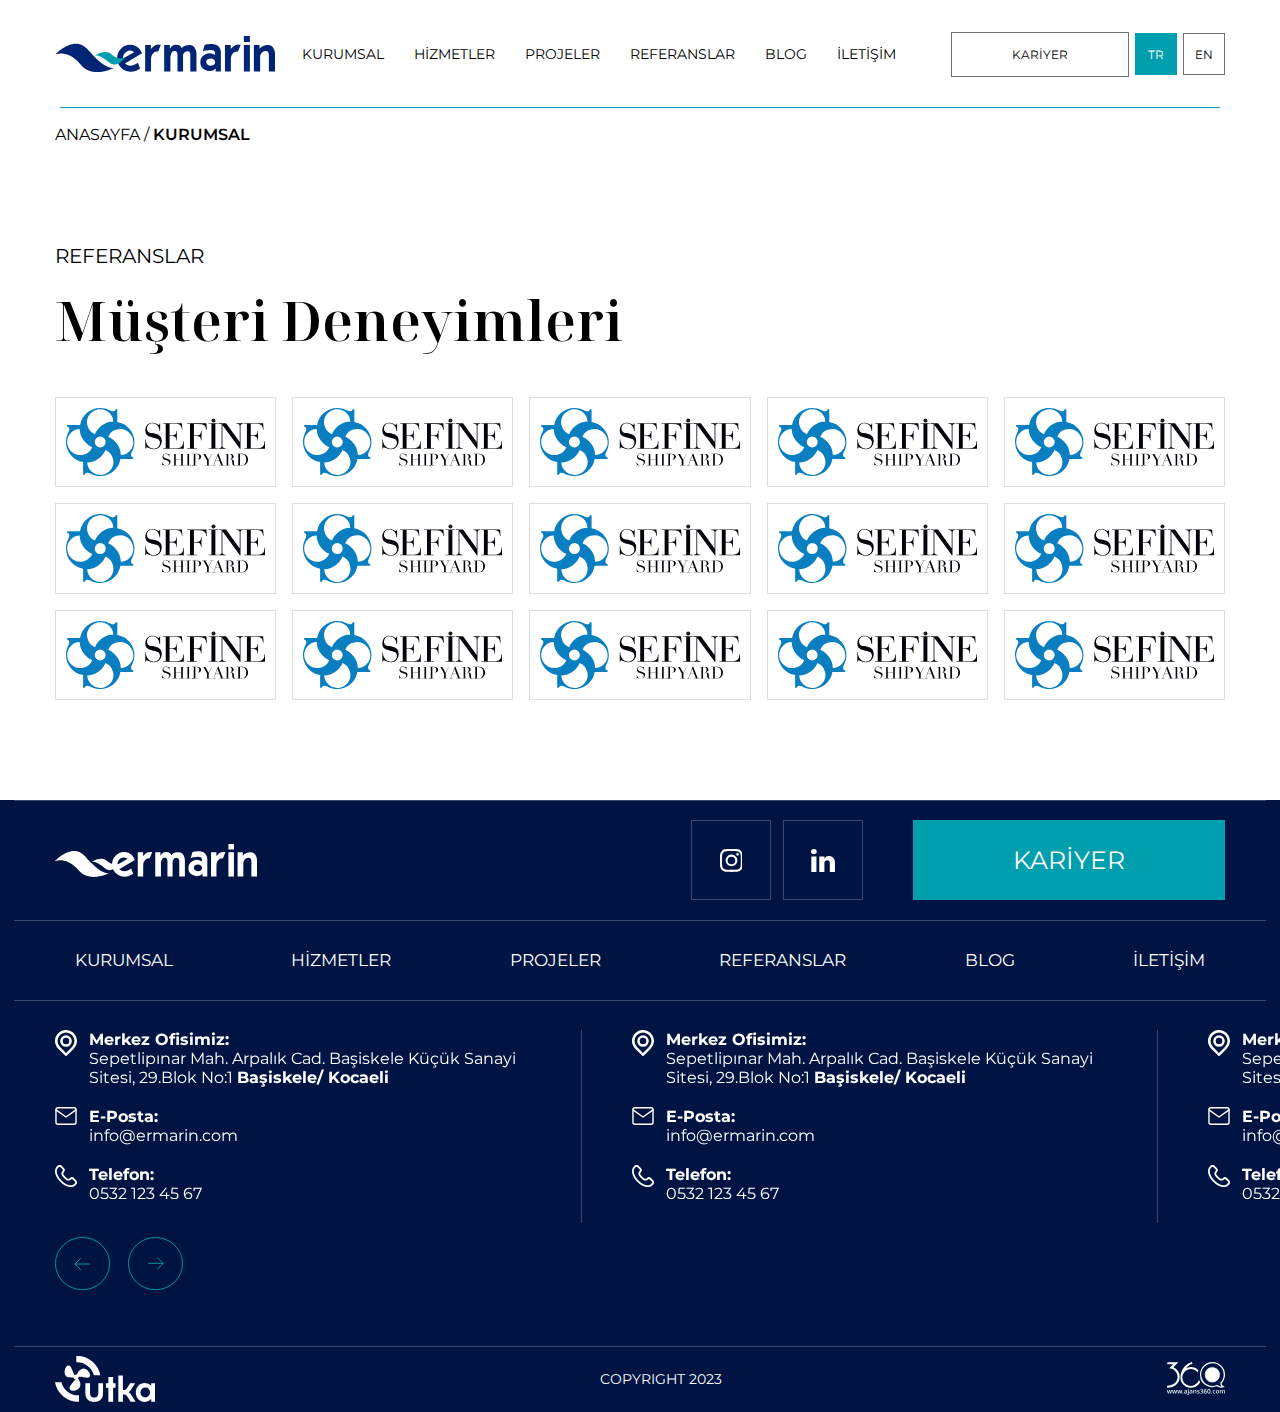
<file: assets/pages/references.html>
<!DOCTYPE html>
<html lang="en">

<head>
    <meta charset="UTF-8">
    <meta http-equiv="X-UA-Compatible" content="IE=edge">
    <meta name="viewport" content="width=device-width, initial-scale=1.0">
    <title>Document</title>
    <link rel="stylesheet" href="../scss/main.css">
</head>

<body>
    <div class="site_header light">
        <div class="container">
            <div class="wrapper">
                <div class="toggle">
                    <span class="bars">
                        <span class="bar"></span><span class="bar"></span><span class="bar"></span>
                    </span>
                </div>
                <a href="" class="site_logo">
                    <img src="../images/logo-dark.svg" alt="">
                </a>
                <div class="navbar">
                    <ul class="menu">
                        <li class="nav_item"><a href="" class="nav_link">KURUMSAL</a></li>
                        <li class="nav_item"><a href="" class="nav_link">HİZMETLER</a></li>
                        <li class="nav_item"><a href="" class="nav_link">PROJELER</a></li>
                        <li class="nav_item"><a href="" class="nav_link">REFERANSLAR</a></li>
                        <li class="nav_item"><a href="" class="nav_link">BLOG</a></li>
                        <li class="nav_item"><a href="" class="nav_link">İLETİŞİM</a></li>
                    </ul>
                </div>
                <div class="action_list">
                    <a href="" class="carrier_btn primary_btn">KARİYER</a>
                    <div class="language_select">
                        <a href="" class="active">TR</a>
                        <a href="">EN</a>
                    </div>
                </div>
            </div>
        </div>
    </div>
    <div class="mobile_menu">
        <div class="inner">
            <div class="top">
                <div class="close_btn">
                    <svg xmlns="http://www.w3.org/2000/svg" width="20" viewBox="0 0 24 24" fill="none">
                        <g id="Menu / Close_LG">
                            <path id="Vector" d="M21 21L12 12M12 12L3 3M12 12L21.0001 3M12 12L3 21.0001"
                                stroke="#000000" stroke-width="2" stroke-linecap="round" stroke-linejoin="round" />
                        </g>
                    </svg>
                </div>
                <a href="" class="logo">
                    <img src="../images/logo-dark.svg" alt="">
                </a>
            </div>
            <div class="center">
                <div class="search_bar">
                    <form action="">
                        <div class="form_wrap">
                            <input type="search" placeholder="Ara..." value="">
                            <button type="submit">
                                <svg xmlns="http://www.w3.org/2000/svg" xmlns:xlink="http://www.w3.org/1999/xlink"
                                    width="20" version="1.1" x="0px" y="0px" viewBox="0 0 512 512" class="">
                                    <path
                                        d="M225.474,0C101.151,0,0,101.151,0,225.474c0,124.33,101.151,225.474,225.474,225.474    c124.33,0,225.474-101.144,225.474-225.474C450.948,101.151,349.804,0,225.474,0z M225.474,409.323    c-101.373,0-183.848-82.475-183.848-183.848S124.101,41.626,225.474,41.626s183.848,82.475,183.848,183.848    S326.847,409.323,225.474,409.323z"
                                        fill="currentColor" />
                                    <path
                                        d="M505.902,476.472L386.574,357.144c-8.131-8.131-21.299-8.131-29.43,0c-8.131,8.124-8.131,21.306,0,29.43l119.328,119.328    c4.065,4.065,9.387,6.098,14.715,6.098c5.321,0,10.649-2.033,14.715-6.098C514.033,497.778,514.033,484.596,505.902,476.472z"
                                        fill="currentColor" />
                                </svg>
                            </button>
                        </div>
                    </form>
                </div>
                <ul class="menu">
                    <li class="nav_item"><a href="" class="nav_link">Lorem ipsum</a></li>
                    <li class="nav_item dropdown">
                        <a href="" class="nav_link">Lorem ipsum
                            <img src="../images/arrow-right.svg" class="arrow_right" alt="">
                        </a>
                        <div class="dropdown_menu">
                            <div class="back_btn">
                                <img src="../images/arrow-left.svg" alt="">
                                <span>Lorem ipsum</span>
                            </div>
                            <ul>
                                <li> <a href="">Lorem ipsum</a> </li>
                                <li> <a href="">Lorem ipsum</a> </li>
                                <li> <a href="">Lorem ipsum</a> </li>
                                <li> <a href="">Lorem ipsum</a> </li>
                            </ul>
                        </div>
                    </li>
                    <li class="nav_item">
                        <a href="" class="nav_link">Lorem ipsum</a>
                    </li>
                    <li class="nav_item">
                        <a href="" class="nav_link">Lorem ipsum</a>
                    </li>
                    <li class="nav_item">
                        <a href="" class="nav_link">Lorem ipsum</a>
                    </li>
                    <li class="nav_item">
                        <a href="" class="nav_link">Lorem ipsum</a>
                    </li>
                    <li class="nav_item">
                        <a href="" class="nav_link">Lorem ipsum</a>
                    </li>
                    <li class="nav_item">
                        <a href="" class="nav_link">Lorem ipsum</a>
                    </li>
                </ul>
            </div>
            <div class="action_list">

            </div>
        </div>
    </div>
    <main>
        <section class="references page_sec">
            <div class="container">
                <ul class="breadcrumb">
                    <li>
                        <a href="">ANASAYFA</a>
                    </li>
                    <li>
                        <a href="" class="link">KURUMSAL</a>
                    </li>
                </ul>
                <div class="sec_title">
                    <h4>REFERANSLAR</h4>
                    <h1>Müşteri Deneyimleri</h1>
                </div>
                <div class="brands_grid">
                    <div class="brand_item">
                        <img src="../images/logo-2.svg" alt="">
                    </div>
                    <div class="brand_item">
                        <img src="../images/logo-2.svg" alt="">
                    </div>
                    <div class="brand_item">
                        <img src="../images/logo-2.svg" alt="">
                    </div>
                    <div class="brand_item">
                        <img src="../images/logo-2.svg" alt="">
                    </div>
                    <div class="brand_item">
                        <img src="../images/logo-2.svg" alt="">
                    </div>
                    <div class="brand_item">
                        <img src="../images/logo-2.svg" alt="">
                    </div>
                    <div class="brand_item">
                        <img src="../images/logo-2.svg" alt="">
                    </div>
                    <div class="brand_item">
                        <img src="../images/logo-2.svg" alt="">
                    </div>
                    <div class="brand_item">
                        <img src="../images/logo-2.svg" alt="">
                    </div>
                    <div class="brand_item">
                        <img src="../images/logo-2.svg" alt="">
                    </div>
                    <div class="brand_item">
                        <img src="../images/logo-2.svg" alt="">
                    </div>
                    <div class="brand_item">
                        <img src="../images/logo-2.svg" alt="">
                    </div>
                    <div class="brand_item">
                        <img src="../images/logo-2.svg" alt="">
                    </div>
                    <div class="brand_item">
                        <img src="../images/logo-2.svg" alt="">
                    </div>
                    <div class="brand_item">
                        <img src="../images/logo-2.svg" alt="">
                    </div>
                </div>
            </div>
        </section>
        <!-- <section class="references page_sec">
            <div class="container">
                <ul class="breadcrumb">
                    <li>
                        <a href="">ANASAYFA</a>
                    </li>
                    <li>
                        <a href="" class="link">KURUMSAL</a>
                    </li>
                </ul>
                <div class="sec_title">
                    <h4>REFERANSLAR</h4>
                    <h1>Müşteri Deneyimleri</h1>
                </div>

            </div>
        </section> -->
    </main>
    <footer class="site_footer">
        <div class="foot_top">
            <div class="container">
                <div class="wrapper">
                    <a href="" class="site_logo">
                        <img src="../images/logo.svg" alt="" width="202">
                    </a>
                    <div class="right">
                        <div class="social_media">
                            <a href="">
                                <svg id="Group_47" data-name="Group 47" xmlns="http://www.w3.org/2000/svg"
                                    width="22.887" height="22.887" viewBox="0 0 22.887 22.887">
                                    <path id="Path_74" data-name="Path 74"
                                        d="M19.554,5.959h0a1.373,1.373,0,1,0,1.373,1.373A1.373,1.373,0,0,0,19.554,5.959Zm5.264,2.769a8.686,8.686,0,0,0-.526-2.781,5.653,5.653,0,0,0-1.327-2.025,5.378,5.378,0,0,0-2.025-1.316,8.354,8.354,0,0,0-2.781-.538C16.945,2,16.556,2,13.443,2s-3.5,0-4.715.069a8.354,8.354,0,0,0-2.781.538A5.47,5.47,0,0,0,3.922,3.922,5.378,5.378,0,0,0,2.606,5.948a8.354,8.354,0,0,0-.538,2.781C2,9.942,2,10.331,2,13.443s0,3.5.069,4.715a8.354,8.354,0,0,0,.538,2.781,5.378,5.378,0,0,0,1.316,2.025A5.47,5.47,0,0,0,5.948,24.28a8.353,8.353,0,0,0,2.781.538c1.213.069,1.6.069,4.715.069s3.5,0,4.715-.069a8.354,8.354,0,0,0,2.781-.538,5.378,5.378,0,0,0,2.025-1.316,5.55,5.55,0,0,0,1.327-2.025,8.686,8.686,0,0,0,.526-2.781c0-1.213.069-1.6.069-4.715S24.887,9.942,24.818,8.729Zm-2.06,9.292a6.42,6.42,0,0,1-.389,2.128,3.5,3.5,0,0,1-.858,1.316,3.65,3.65,0,0,1-1.316.858,6.42,6.42,0,0,1-2.128.389c-1.144.057-1.568.069-4.577.069s-3.433,0-4.577-.069a6.557,6.557,0,0,1-2.22-.343,3.742,3.742,0,0,1-1.259-.858,3.433,3.433,0,0,1-.847-1.316,6.34,6.34,0,0,1-.458-2.174c0-1.144-.069-1.568-.069-4.577s0-3.433.069-4.577a6.34,6.34,0,0,1,.4-2.174,3.433,3.433,0,0,1,.9-1.259,3.593,3.593,0,0,1,1.259-.915,6.557,6.557,0,0,1,2.174-.389c1.144,0,1.568-.069,4.577-.069s3.433,0,4.577.069a6.42,6.42,0,0,1,2.128.389,3.5,3.5,0,0,1,1.362.915,3.5,3.5,0,0,1,.858,1.259,6.42,6.42,0,0,1,.389,2.174c.057,1.144.069,1.568.069,4.577S22.815,16.876,22.758,18.021ZM13.443,7.573a5.859,5.859,0,1,0,4.162,1.712,5.87,5.87,0,0,0-4.162-1.712Zm0,9.681a3.811,3.811,0,1,1,3.811-3.811,3.811,3.811,0,0,1-3.811,3.811Z"
                                        transform="translate(-2 -2)" fill="#fff" />
                                </svg>
                            </a>
                            <a href="">
                                <svg id="Group_45" data-name="Group 45" xmlns="http://www.w3.org/2000/svg"
                                    width="23.959" height="22.898" viewBox="0 0 23.959 22.898">
                                    <path id="Path_76" data-name="Path 76"
                                        d="M5.443,7.439V22.894H.3V7.439ZM5.77,2.667c0,.028,0,.06,0,.093a2.46,2.46,0,0,1-.788,1.808h0A2.926,2.926,0,0,1,3,5.335l-.141,0H2.837c-.039,0-.085,0-.131,0A2.809,2.809,0,0,1,.774,4.568h0A2.547,2.547,0,0,1,0,2.733c0-.023,0-.046,0-.07v0c0-.02,0-.043,0-.066A2.506,2.506,0,0,1,.8.761h0A2.925,2.925,0,0,1,2.774,0L2.9,0H2.9c.041,0,.088,0,.136,0a2.846,2.846,0,0,1,1.94.761l0,0a2.6,2.6,0,0,1,.8,1.874v.038ZM23.954,14.038v8.856h-5.13V14.629c0-.075.007-.163.007-.251a4.486,4.486,0,0,0-.651-2.334l.011.02a2.218,2.218,0,0,0-1.809-.934c-.057,0-.114,0-.172.007h.008l-.085,0a2.513,2.513,0,0,0-1.565.544l.006,0a3.333,3.333,0,0,0-.984,1.312l-.008.022a3.684,3.684,0,0,0-.174,1.132q0,.069,0,.137V22.9H8.281q.031-6.223.031-10.091T8.3,8.189l-.015-.749h5.13V9.686h-.031a6.762,6.762,0,0,1,.647-.881l-.008.009a6.645,6.645,0,0,1,.866-.8L14.9,8a4.018,4.018,0,0,1,1.328-.672l.029-.007a6.055,6.055,0,0,1,1.714-.242h.072c.068,0,.147,0,.226,0a5.525,5.525,0,0,1,4.06,1.771l0,0a7.422,7.422,0,0,1,1.624,5.186Z"
                                        transform="translate(0.003 0.002)" fill="#fff" />
                                </svg>
                            </a>
                        </div>
                        <a href="" class="carrier_btn">KARİYER</a>
                    </div>
                </div>
            </div>
        </div>
        <div class="foot_menu">
            <div class="container">
                <div class="wrapper">
                    <ul class="menu">
                        <li>
                            <a href="">KURUMSAL</a>
                        </li>
                        <li>
                            <a href="">HİZMETLER</a>
                        </li>
                        <li>
                            <a href="">PROJELER</a>
                        </li>
                        <li>
                            <a href="">REFERANSLAR</a>
                        </li>
                        <li>
                            <a href="">BLOG</a>
                        </li>
                        <li>
                            <a href="">İLETİŞİM</a>
                        </li>
                    </ul>
                </div>
            </div>
        </div>
        <div class="foot_main">
            <div class="container">
                <div class="contact_info_slider">
                    <div class="swiper-wrapper">
                        <div class="swiper-slide">
                            <div class="contact_item">
                                <div class="icon">
                                    <img src="../images/location-icon.svg" alt="">
                                </div>
                                <div class="text">
                                    <strong>Merkez Ofisimiz: </strong>
                                    <br>
                                    Sepetlipınar Mah. Arpalık Cad. Başiskele Küçük Sanayi Sitesi,
                                    29.Blok No:1 <strong>Başiskele/ Kocaeli</strong>
                                </div>
                            </div>
                            <a href="" class="contact_item">
                                <div class="icon">
                                    <img src="../images/email-icon.svg" alt="">
                                </div>
                                <div class="text">
                                    <strong>E-Posta:</strong>
                                    <br>
                                    info@ermarin.com
                                </div>
                            </a>
                            <a href="" class="contact_item">
                                <div class="icon">
                                    <img src="../images/tel-icon.svg" alt="">
                                </div>
                                <div class="text">
                                    <strong>Telefon:</strong>
                                    <br>
                                    0532 123 45 67
                                </div>
                            </a>
                        </div>
                        <div class="swiper-slide">
                            <div class="contact_item">
                                <div class="icon">
                                    <img src="../images/location-icon.svg" alt="">
                                </div>
                                <div class="text">
                                    <strong>Merkez Ofisimiz: </strong>
                                    <br>
                                    Sepetlipınar Mah. Arpalık Cad. Başiskele Küçük Sanayi Sitesi,
                                    29.Blok No:1 <strong>Başiskele/ Kocaeli</strong>
                                </div>
                            </div>
                            <a href="" class="contact_item">
                                <div class="icon">
                                    <img src="../images/email-icon.svg" alt="">
                                </div>
                                <div class="text">
                                    <strong>E-Posta:</strong>
                                    <br>
                                    info@ermarin.com
                                </div>
                            </a>
                            <a href="" class="contact_item">
                                <div class="icon">
                                    <img src="../images/tel-icon.svg" alt="">
                                </div>
                                <div class="text">
                                    <strong>Telefon:</strong>
                                    <br>
                                    0532 123 45 67
                                </div>
                            </a>
                        </div>
                        <div class="swiper-slide">
                            <div class="contact_item">
                                <div class="icon">
                                    <img src="../images/location-icon.svg" alt="">
                                </div>
                                <div class="text">
                                    <strong>Merkez Ofisimiz: </strong>
                                    <br>
                                    Sepetlipınar Mah. Arpalık Cad. Başiskele Küçük Sanayi Sitesi,
                                    29.Blok No:1 <strong>Başiskele/ Kocaeli</strong>
                                </div>
                            </div>
                            <a href="" class="contact_item">
                                <div class="icon">
                                    <img src="../images/email-icon.svg" alt="">
                                </div>
                                <div class="text">
                                    <strong>E-Posta:</strong>
                                    <br>
                                    info@ermarin.com
                                </div>
                            </a>
                            <a href="" class="contact_item">
                                <div class="icon">
                                    <img src="../images/tel-icon.svg" alt="">
                                </div>
                                <div class="text">
                                    <strong>Telefon:</strong>
                                    <br>
                                    0532 123 45 67
                                </div>
                            </a>
                        </div>
                        <div class="swiper-slide">
                            <div class="contact_item">
                                <div class="icon">
                                    <img src="../images/location-icon.svg" alt="">
                                </div>
                                <div class="text">
                                    <strong>Merkez Ofisimiz: </strong>
                                    <br>
                                    Sepetlipınar Mah. Arpalık Cad. Başiskele Küçük Sanayi Sitesi,
                                    29.Blok No:1 <strong>Başiskele/ Kocaeli</strong>
                                </div>
                            </div>
                            <a href="" class="contact_item">
                                <div class="icon">
                                    <img src="../images/email-icon.svg" alt="">
                                </div>
                                <div class="text">
                                    <strong>E-Posta:</strong>
                                    <br>
                                    info@ermarin.com
                                </div>
                            </a>
                            <a href="" class="contact_item">
                                <div class="icon">
                                    <img src="../images/tel-icon.svg" alt="">
                                </div>
                                <div class="text">
                                    <strong>Telefon:</strong>
                                    <br>
                                    0532 123 45 67
                                </div>
                            </a>
                        </div>
                        <div class="swiper-slide">
                            <div class="contact_item">
                                <div class="icon">
                                    <img src="../images/location-icon.svg" alt="">
                                </div>
                                <div class="text">
                                    <strong>Merkez Ofisimiz: </strong>
                                    <br>
                                    Sepetlipınar Mah. Arpalık Cad. Başiskele Küçük Sanayi Sitesi,
                                    29.Blok No:1 <strong>Başiskele/ Kocaeli</strong>
                                </div>
                            </div>
                            <a href="" class="contact_item">
                                <div class="icon">
                                    <img src="../images/email-icon.svg" alt="">
                                </div>
                                <div class="text">
                                    <strong>E-Posta:</strong>
                                    <br>
                                    info@ermarin.com
                                </div>
                            </a>
                            <a href="" class="contact_item">
                                <div class="icon">
                                    <img src="../images/tel-icon.svg" alt="">
                                </div>
                                <div class="text">
                                    <strong>Telefon:</strong>
                                    <br>
                                    0532 123 45 67
                                </div>
                            </a>
                        </div>
                    </div>
                    <div class="arrows">
                        <div class="arrow prev_arrow">
                            <svg xmlns="http://www.w3.org/2000/svg" width="61" height="59" viewBox="0 0 61 59">
                                <g id="Group_69" data-name="Group 69" transform="translate(60.731 59.167) rotate(180)">
                                    <g id="Group_77" data-name="Group 77"
                                        transform="translate(60.462 58.987) rotate(180)">
                                        <g id="Ellipse_2" data-name="Ellipse 2" transform="translate(-0.269 -0.18)"
                                            fill="none" stroke="#009fae" stroke-width="1">
                                            <ellipse cx="30.5" cy="29.5" rx="30.5" ry="29.5" stroke="none" />
                                            <ellipse cx="30.5" cy="29.5" rx="30" ry="29" fill="none" />
                                        </g>
                                    </g>
                                    <g id="Group_78" data-name="Group 78" transform="translate(22.484 23.134)">
                                        <path id="Path_2" data-name="Path 2"
                                            d="M0,6.059H16.158M10.1,0l6.059,6.059L10.1,12.119" fill="none"
                                            stroke="#009fae" stroke-linecap="round" stroke-linejoin="round"
                                            stroke-width="1" fill-rule="evenodd" />
                                    </g>
                                </g>
                            </svg>
                        </div>
                        <div class="arrow next_arrow">
                            <svg xmlns="http://www.w3.org/2000/svg" width="61" height="59" viewBox="0 0 61 59">
                                <g id="Group_68" data-name="Group 68" transform="translate(0.269 0.022)">
                                    <g id="Group_77" data-name="Group 77"
                                        transform="translate(60.462 58.987) rotate(180)">
                                        <g id="Ellipse_2" data-name="Ellipse 2" transform="translate(-0.269 0.009)"
                                            fill="none" stroke="#009fae" stroke-width="1">
                                            <ellipse cx="30.5" cy="29.5" rx="30.5" ry="29.5" stroke="none" />
                                            <ellipse cx="30.5" cy="29.5" rx="30" ry="29" fill="none" />
                                        </g>
                                    </g>
                                    <g id="Group_78" data-name="Group 78" transform="translate(22.483 23.134)">
                                        <path id="Path_2" data-name="Path 2"
                                            d="M1,7.059H17.158M11.1,1l6.059,6.059L11.1,13.119"
                                            transform="translate(-1 -1)" fill="none" stroke="#009fae"
                                            stroke-linecap="round" stroke-linejoin="round" stroke-width="1"
                                            fill-rule="evenodd" />
                                    </g>
                                </g>
                            </svg>
                        </div>
                    </div>
                </div>
            </div>
        </div>
        <div class="foot_bottom">
            <div class="container">
                <div class="wrapper">
                    <div class="logo1">
                        <img src="../images/footer-logo.svg" alt="">
                    </div>
                    <div class="copyright">
                        <p>COPYRIGHT 2023</p>
                    </div>
                    <div class="logo">
                        <img src="../images/360 logo.svg" alt="">
                    </div>
                </div>
            </div>
        </div>
    </footer>
    <script src="../js/swiper-bundle.min.js"></script>
    <script src="../js/jquery.min.js"></script>
    <script src="../js/app.js"></script>
</body>

</html>
</file>
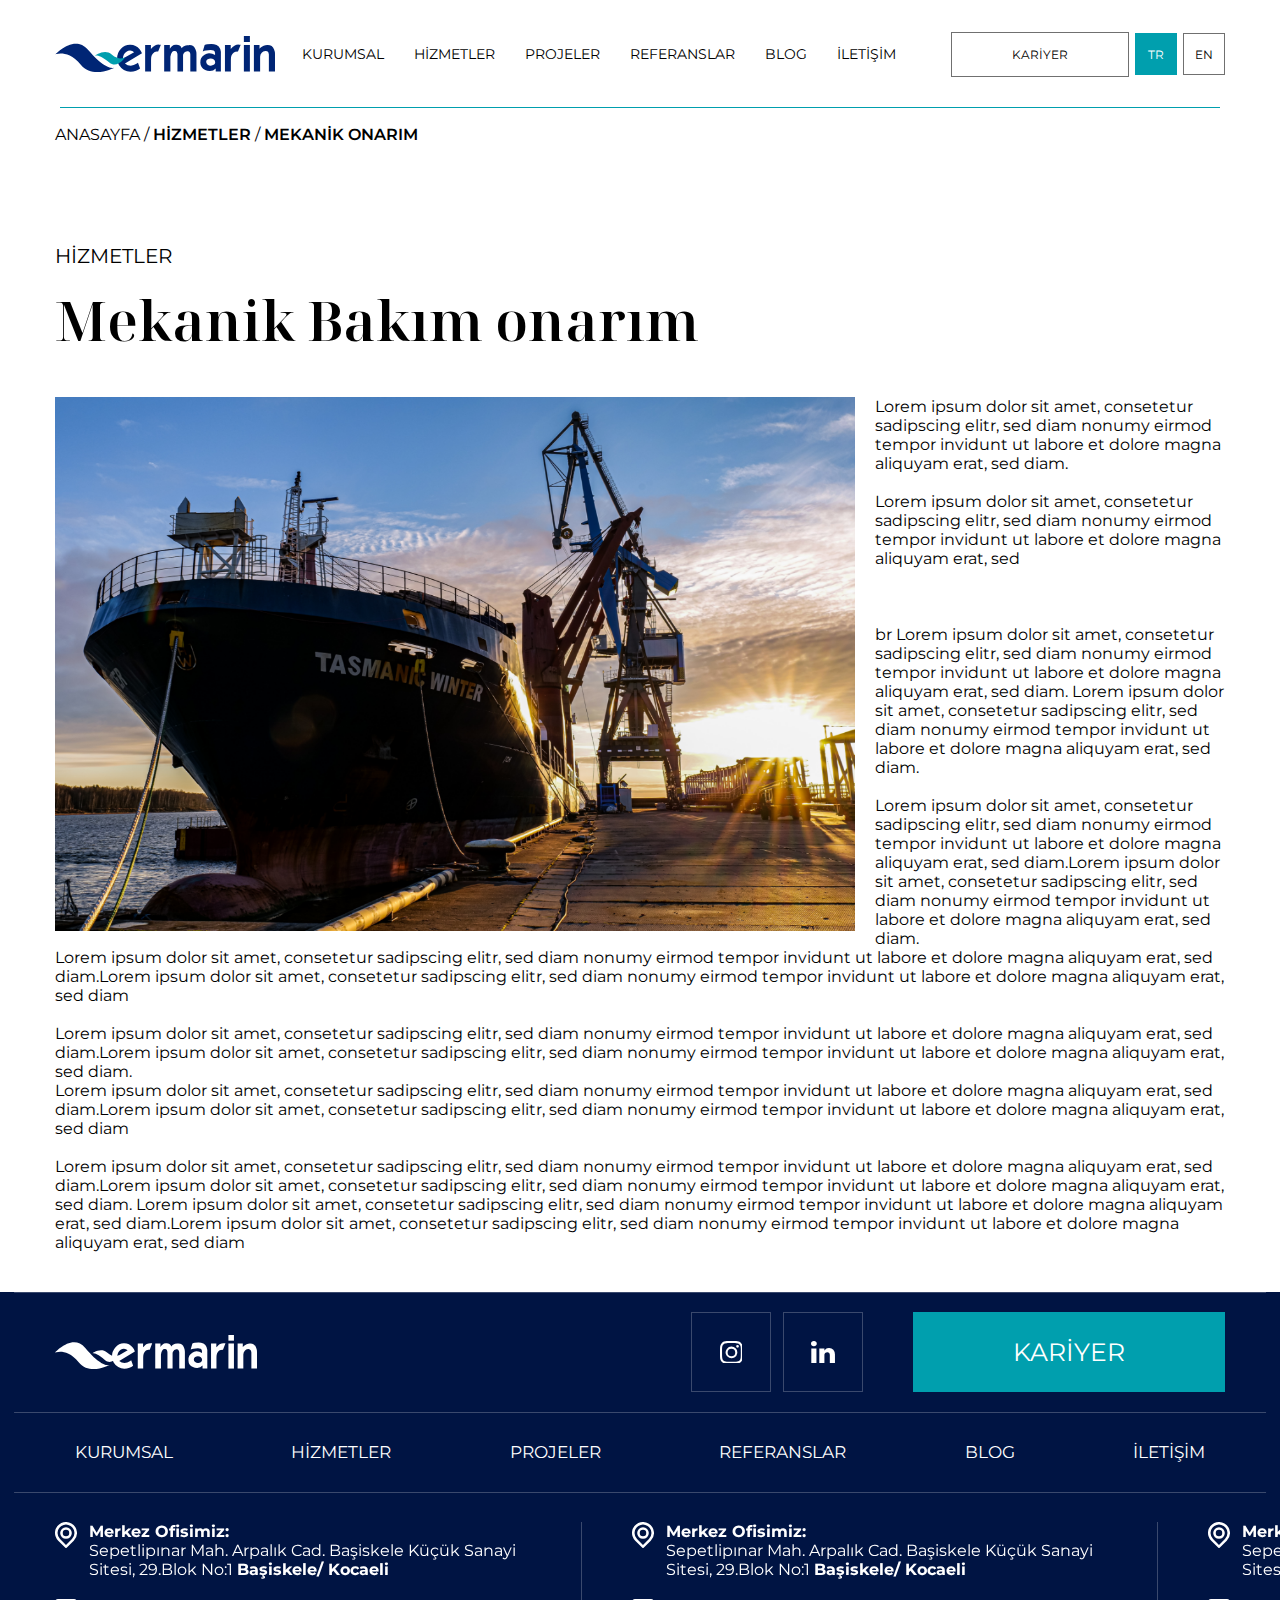
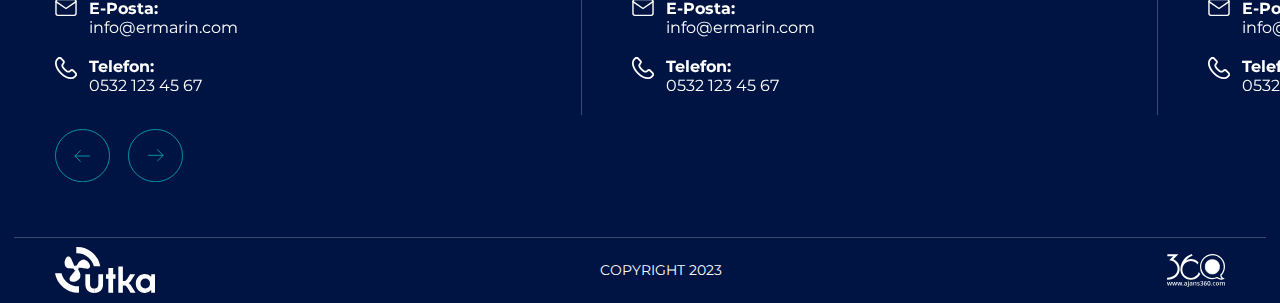
<file: assets/pages/service-detail.html>
<!DOCTYPE html>
<html lang="en">

<head>
    <meta charset="UTF-8">
    <meta http-equiv="X-UA-Compatible" content="IE=edge">
    <meta name="viewport" content="width=device-width, initial-scale=1.0">
    <title>Document</title>
    <link rel="stylesheet" href="../scss/main.css">
</head>

<body>
    <div class="site_header light">
        <div class="container">
            <div class="wrapper">
                <div class="toggle">
                    <span class="bars">
                        <span class="bar"></span><span class="bar"></span><span class="bar"></span>
                    </span>
                </div>
                <a href="" class="site_logo">
                    <img src="../images/logo-dark.svg" alt="">
                </a>
                <div class="navbar">
                    <ul class="menu">
                        <li class="nav_item"><a href="" class="nav_link">KURUMSAL</a></li>
                        <li class="nav_item"><a href="" class="nav_link">HİZMETLER</a></li>
                        <li class="nav_item"><a href="" class="nav_link">PROJELER</a></li>
                        <li class="nav_item"><a href="" class="nav_link">REFERANSLAR</a></li>
                        <li class="nav_item"><a href="" class="nav_link">BLOG</a></li>
                        <li class="nav_item"><a href="" class="nav_link">İLETİŞİM</a></li>
                    </ul>
                </div>
                <div class="action_list">
                    <a href="" class="carrier_btn primary_btn">KARİYER</a>
                    <div class="language_select">
                        <a href="" class="active">TR</a>
                        <a href="">EN</a>
                    </div>
                </div>
            </div>
        </div>
    </div>
    <div class="mobile_menu">
        <div class="inner">
            <div class="top">
                <div class="close_btn">
                    <svg xmlns="http://www.w3.org/2000/svg" width="20" viewBox="0 0 24 24" fill="none">
                        <g id="Menu / Close_LG">
                            <path id="Vector" d="M21 21L12 12M12 12L3 3M12 12L21.0001 3M12 12L3 21.0001"
                                stroke="#000000" stroke-width="2" stroke-linecap="round" stroke-linejoin="round" />
                        </g>
                    </svg>
                </div>
                <a href="" class="logo">
                    <img src="../images/logo-dark.svg" alt="">
                </a>
            </div>
            <div class="center">
                <div class="search_bar">
                    <form action="">
                        <div class="form_wrap">
                            <input type="search" placeholder="Ara..." value="">
                            <button type="submit">
                                <svg xmlns="http://www.w3.org/2000/svg" xmlns:xlink="http://www.w3.org/1999/xlink"
                                    width="20" version="1.1" x="0px" y="0px" viewBox="0 0 512 512" class="">
                                    <path
                                        d="M225.474,0C101.151,0,0,101.151,0,225.474c0,124.33,101.151,225.474,225.474,225.474    c124.33,0,225.474-101.144,225.474-225.474C450.948,101.151,349.804,0,225.474,0z M225.474,409.323    c-101.373,0-183.848-82.475-183.848-183.848S124.101,41.626,225.474,41.626s183.848,82.475,183.848,183.848    S326.847,409.323,225.474,409.323z"
                                        fill="currentColor" />
                                    <path
                                        d="M505.902,476.472L386.574,357.144c-8.131-8.131-21.299-8.131-29.43,0c-8.131,8.124-8.131,21.306,0,29.43l119.328,119.328    c4.065,4.065,9.387,6.098,14.715,6.098c5.321,0,10.649-2.033,14.715-6.098C514.033,497.778,514.033,484.596,505.902,476.472z"
                                        fill="currentColor" />
                                </svg>
                            </button>
                        </div>
                    </form>
                </div>
                <ul class="menu">
                    <li class="nav_item"><a href="" class="nav_link">Lorem ipsum</a></li>
                    <li class="nav_item dropdown">
                        <a href="" class="nav_link">Lorem ipsum
                            <img src="../images/arrow-right.svg" class="arrow_right" alt="">
                        </a>
                        <div class="dropdown_menu">
                            <div class="back_btn">
                                <img src="../images/arrow-left.svg" alt="">
                                <span>Lorem ipsum</span>
                            </div>
                            <ul>
                                <li> <a href="">Lorem ipsum</a> </li>
                                <li> <a href="">Lorem ipsum</a> </li>
                                <li> <a href="">Lorem ipsum</a> </li>
                                <li> <a href="">Lorem ipsum</a> </li>
                            </ul>
                        </div>
                    </li>
                    <li class="nav_item">
                        <a href="" class="nav_link">Lorem ipsum</a>
                    </li>
                    <li class="nav_item">
                        <a href="" class="nav_link">Lorem ipsum</a>
                    </li>
                    <li class="nav_item">
                        <a href="" class="nav_link">Lorem ipsum</a>
                    </li>
                    <li class="nav_item">
                        <a href="" class="nav_link">Lorem ipsum</a>
                    </li>
                    <li class="nav_item">
                        <a href="" class="nav_link">Lorem ipsum</a>
                    </li>
                    <li class="nav_item">
                        <a href="" class="nav_link">Lorem ipsum</a>
                    </li>
                </ul>
            </div>
            <div class="action_list">

            </div>
        </div>
    </div>
    <main>
        <section class="service_detail page_sec">
            <div class="container">
                <ul class="breadcrumb">
                    <li>
                        <a href="">ANASAYFA</a>
                    </li>
                    <li>
                        <a href="" class="link">HİZMETLER</a>
                    </li>
                    <li>
                        <a href="" class="link">MEKANİK ONARIM</a>
                    </li>
                </ul>
                <div class="sec_title">
                    <h4>HİZMETLER</h4>
                    <h1>Mekanik Bakım onarım</h1>
                </div>
                <div class="content">
                    <p>
                        <img src="../images/ship.png" alt="">
                        Lorem ipsum dolor sit amet, consetetur sadipscing elitr, sed diam nonumy eirmod tempor invidunt
                        ut labore et dolore magna aliquyam erat, sed diam.
                        <br><br>
                        Lorem ipsum dolor sit amet, consetetur sadipscing elitr, sed diam nonumy eirmod tempor invidunt
                        ut labore et dolore magna aliquyam erat, sed
                        <br><br><br><br>
                        br
                        Lorem ipsum dolor sit amet, consetetur sadipscing elitr, sed diam nonumy eirmod tempor invidunt
                        ut labore et dolore magna aliquyam erat, sed diam.
                        Lorem ipsum dolor sit amet, consetetur sadipscing elitr, sed diam nonumy eirmod tempor invidunt
                        ut labore et dolore magna aliquyam erat, sed diam.
                        <br><br>
                        Lorem ipsum dolor sit amet, consetetur sadipscing elitr, sed diam nonumy eirmod tempor invidunt
                        ut labore et dolore magna aliquyam erat, sed diam.Lorem ipsum dolor sit amet, consetetur
                        sadipscing elitr, sed diam nonumy eirmod tempor invidunt ut labore et dolore magna aliquyam
                        erat, sed diam. <br>
                        Lorem ipsum dolor sit amet, consetetur sadipscing elitr, sed diam nonumy eirmod tempor invidunt
                        ut labore et dolore magna aliquyam erat, sed diam.Lorem ipsum dolor sit amet, consetetur
                        sadipscing elitr, sed diam nonumy eirmod tempor invidunt ut labore et dolore magna aliquyam
                        erat, sed diam
                        <br><br>
                        Lorem ipsum dolor sit amet, consetetur sadipscing elitr, sed diam nonumy eirmod tempor invidunt
                        ut labore et dolore magna aliquyam erat, sed diam.Lorem ipsum dolor sit amet, consetetur
                        sadipscing elitr, sed diam nonumy eirmod tempor invidunt ut labore et dolore magna aliquyam
                        erat, sed diam. <br>
                        Lorem ipsum dolor sit amet, consetetur sadipscing elitr, sed diam nonumy eirmod tempor invidunt
                        ut labore et dolore magna aliquyam erat, sed diam.Lorem ipsum dolor sit amet, consetetur
                        sadipscing elitr, sed diam nonumy eirmod tempor invidunt ut labore et dolore magna aliquyam
                        erat, sed diam
                        <br><br>
                        Lorem ipsum dolor sit amet, consetetur sadipscing elitr, sed diam nonumy eirmod tempor invidunt
                        ut labore et dolore magna aliquyam erat, sed diam.Lorem ipsum dolor sit amet, consetetur
                        sadipscing elitr, sed diam nonumy eirmod tempor invidunt ut labore et dolore magna aliquyam
                        erat, sed diam. Lorem ipsum dolor sit amet, consetetur sadipscing elitr, sed diam nonumy eirmod
                        tempor invidunt
                        ut labore et dolore magna aliquyam erat, sed diam.Lorem ipsum dolor sit amet, consetetur
                        sadipscing elitr, sed diam nonumy eirmod tempor invidunt ut labore et dolore magna aliquyam
                        erat, sed diam
                    </p>
                </div>
            </div>
        </section>
    </main>
    <footer class="site_footer">
        <div class="foot_top">
            <div class="container">
                <div class="wrapper">
                    <a href="" class="site_logo">
                        <img src="../images/logo.svg" alt="" width="202">
                    </a>
                    <div class="right">
                        <div class="social_media">
                            <a href="">
                                <svg id="Group_47" data-name="Group 47" xmlns="http://www.w3.org/2000/svg"
                                    width="22.887" height="22.887" viewBox="0 0 22.887 22.887">
                                    <path id="Path_74" data-name="Path 74"
                                        d="M19.554,5.959h0a1.373,1.373,0,1,0,1.373,1.373A1.373,1.373,0,0,0,19.554,5.959Zm5.264,2.769a8.686,8.686,0,0,0-.526-2.781,5.653,5.653,0,0,0-1.327-2.025,5.378,5.378,0,0,0-2.025-1.316,8.354,8.354,0,0,0-2.781-.538C16.945,2,16.556,2,13.443,2s-3.5,0-4.715.069a8.354,8.354,0,0,0-2.781.538A5.47,5.47,0,0,0,3.922,3.922,5.378,5.378,0,0,0,2.606,5.948a8.354,8.354,0,0,0-.538,2.781C2,9.942,2,10.331,2,13.443s0,3.5.069,4.715a8.354,8.354,0,0,0,.538,2.781,5.378,5.378,0,0,0,1.316,2.025A5.47,5.47,0,0,0,5.948,24.28a8.353,8.353,0,0,0,2.781.538c1.213.069,1.6.069,4.715.069s3.5,0,4.715-.069a8.354,8.354,0,0,0,2.781-.538,5.378,5.378,0,0,0,2.025-1.316,5.55,5.55,0,0,0,1.327-2.025,8.686,8.686,0,0,0,.526-2.781c0-1.213.069-1.6.069-4.715S24.887,9.942,24.818,8.729Zm-2.06,9.292a6.42,6.42,0,0,1-.389,2.128,3.5,3.5,0,0,1-.858,1.316,3.65,3.65,0,0,1-1.316.858,6.42,6.42,0,0,1-2.128.389c-1.144.057-1.568.069-4.577.069s-3.433,0-4.577-.069a6.557,6.557,0,0,1-2.22-.343,3.742,3.742,0,0,1-1.259-.858,3.433,3.433,0,0,1-.847-1.316,6.34,6.34,0,0,1-.458-2.174c0-1.144-.069-1.568-.069-4.577s0-3.433.069-4.577a6.34,6.34,0,0,1,.4-2.174,3.433,3.433,0,0,1,.9-1.259,3.593,3.593,0,0,1,1.259-.915,6.557,6.557,0,0,1,2.174-.389c1.144,0,1.568-.069,4.577-.069s3.433,0,4.577.069a6.42,6.42,0,0,1,2.128.389,3.5,3.5,0,0,1,1.362.915,3.5,3.5,0,0,1,.858,1.259,6.42,6.42,0,0,1,.389,2.174c.057,1.144.069,1.568.069,4.577S22.815,16.876,22.758,18.021ZM13.443,7.573a5.859,5.859,0,1,0,4.162,1.712,5.87,5.87,0,0,0-4.162-1.712Zm0,9.681a3.811,3.811,0,1,1,3.811-3.811,3.811,3.811,0,0,1-3.811,3.811Z"
                                        transform="translate(-2 -2)" fill="#fff" />
                                </svg>
                            </a>
                            <a href="">
                                <svg id="Group_45" data-name="Group 45" xmlns="http://www.w3.org/2000/svg"
                                    width="23.959" height="22.898" viewBox="0 0 23.959 22.898">
                                    <path id="Path_76" data-name="Path 76"
                                        d="M5.443,7.439V22.894H.3V7.439ZM5.77,2.667c0,.028,0,.06,0,.093a2.46,2.46,0,0,1-.788,1.808h0A2.926,2.926,0,0,1,3,5.335l-.141,0H2.837c-.039,0-.085,0-.131,0A2.809,2.809,0,0,1,.774,4.568h0A2.547,2.547,0,0,1,0,2.733c0-.023,0-.046,0-.07v0c0-.02,0-.043,0-.066A2.506,2.506,0,0,1,.8.761h0A2.925,2.925,0,0,1,2.774,0L2.9,0H2.9c.041,0,.088,0,.136,0a2.846,2.846,0,0,1,1.94.761l0,0a2.6,2.6,0,0,1,.8,1.874v.038ZM23.954,14.038v8.856h-5.13V14.629c0-.075.007-.163.007-.251a4.486,4.486,0,0,0-.651-2.334l.011.02a2.218,2.218,0,0,0-1.809-.934c-.057,0-.114,0-.172.007h.008l-.085,0a2.513,2.513,0,0,0-1.565.544l.006,0a3.333,3.333,0,0,0-.984,1.312l-.008.022a3.684,3.684,0,0,0-.174,1.132q0,.069,0,.137V22.9H8.281q.031-6.223.031-10.091T8.3,8.189l-.015-.749h5.13V9.686h-.031a6.762,6.762,0,0,1,.647-.881l-.008.009a6.645,6.645,0,0,1,.866-.8L14.9,8a4.018,4.018,0,0,1,1.328-.672l.029-.007a6.055,6.055,0,0,1,1.714-.242h.072c.068,0,.147,0,.226,0a5.525,5.525,0,0,1,4.06,1.771l0,0a7.422,7.422,0,0,1,1.624,5.186Z"
                                        transform="translate(0.003 0.002)" fill="#fff" />
                                </svg>
                            </a>
                        </div>
                        <a href="" class="carrier_btn">KARİYER</a>
                    </div>
                </div>
            </div>
        </div>
        <div class="foot_menu">
            <div class="container">
                <div class="wrapper">
                    <ul class="menu">
                        <li>
                            <a href="">KURUMSAL</a>
                        </li>
                        <li>
                            <a href="">HİZMETLER</a>
                        </li>
                        <li>
                            <a href="">PROJELER</a>
                        </li>
                        <li>
                            <a href="">REFERANSLAR</a>
                        </li>
                        <li>
                            <a href="">BLOG</a>
                        </li>
                        <li>
                            <a href="">İLETİŞİM</a>
                        </li>
                    </ul>
                </div>
            </div>
        </div>
        <div class="foot_main">
            <div class="container">
                <div class="contact_info_slider">
                    <div class="swiper-wrapper">
                        <div class="swiper-slide">
                            <div class="contact_item">
                                <div class="icon">
                                    <img src="../images/location-icon.svg" alt="">
                                </div>
                                <div class="text">
                                    <strong>Merkez Ofisimiz: </strong>
                                    <br>
                                    Sepetlipınar Mah. Arpalık Cad. Başiskele Küçük Sanayi Sitesi,
                                    29.Blok No:1 <strong>Başiskele/ Kocaeli</strong>
                                </div>
                            </div>
                            <a href="" class="contact_item">
                                <div class="icon">
                                    <img src="../images/email-icon.svg" alt="">
                                </div>
                                <div class="text">
                                    <strong>E-Posta:</strong>
                                    <br>
                                    info@ermarin.com
                                </div>
                            </a>
                            <a href="" class="contact_item">
                                <div class="icon">
                                    <img src="../images/tel-icon.svg" alt="">
                                </div>
                                <div class="text">
                                    <strong>Telefon:</strong>
                                    <br>
                                    0532 123 45 67
                                </div>
                            </a>
                        </div>
                        <div class="swiper-slide">
                            <div class="contact_item">
                                <div class="icon">
                                    <img src="../images/location-icon.svg" alt="">
                                </div>
                                <div class="text">
                                    <strong>Merkez Ofisimiz: </strong>
                                    <br>
                                    Sepetlipınar Mah. Arpalık Cad. Başiskele Küçük Sanayi Sitesi,
                                    29.Blok No:1 <strong>Başiskele/ Kocaeli</strong>
                                </div>
                            </div>
                            <a href="" class="contact_item">
                                <div class="icon">
                                    <img src="../images/email-icon.svg" alt="">
                                </div>
                                <div class="text">
                                    <strong>E-Posta:</strong>
                                    <br>
                                    info@ermarin.com
                                </div>
                            </a>
                            <a href="" class="contact_item">
                                <div class="icon">
                                    <img src="../images/tel-icon.svg" alt="">
                                </div>
                                <div class="text">
                                    <strong>Telefon:</strong>
                                    <br>
                                    0532 123 45 67
                                </div>
                            </a>
                        </div>
                        <div class="swiper-slide">
                            <div class="contact_item">
                                <div class="icon">
                                    <img src="../images/location-icon.svg" alt="">
                                </div>
                                <div class="text">
                                    <strong>Merkez Ofisimiz: </strong>
                                    <br>
                                    Sepetlipınar Mah. Arpalık Cad. Başiskele Küçük Sanayi Sitesi,
                                    29.Blok No:1 <strong>Başiskele/ Kocaeli</strong>
                                </div>
                            </div>
                            <a href="" class="contact_item">
                                <div class="icon">
                                    <img src="../images/email-icon.svg" alt="">
                                </div>
                                <div class="text">
                                    <strong>E-Posta:</strong>
                                    <br>
                                    info@ermarin.com
                                </div>
                            </a>
                            <a href="" class="contact_item">
                                <div class="icon">
                                    <img src="../images/tel-icon.svg" alt="">
                                </div>
                                <div class="text">
                                    <strong>Telefon:</strong>
                                    <br>
                                    0532 123 45 67
                                </div>
                            </a>
                        </div>
                        <div class="swiper-slide">
                            <div class="contact_item">
                                <div class="icon">
                                    <img src="../images/location-icon.svg" alt="">
                                </div>
                                <div class="text">
                                    <strong>Merkez Ofisimiz: </strong>
                                    <br>
                                    Sepetlipınar Mah. Arpalık Cad. Başiskele Küçük Sanayi Sitesi,
                                    29.Blok No:1 <strong>Başiskele/ Kocaeli</strong>
                                </div>
                            </div>
                            <a href="" class="contact_item">
                                <div class="icon">
                                    <img src="../images/email-icon.svg" alt="">
                                </div>
                                <div class="text">
                                    <strong>E-Posta:</strong>
                                    <br>
                                    info@ermarin.com
                                </div>
                            </a>
                            <a href="" class="contact_item">
                                <div class="icon">
                                    <img src="../images/tel-icon.svg" alt="">
                                </div>
                                <div class="text">
                                    <strong>Telefon:</strong>
                                    <br>
                                    0532 123 45 67
                                </div>
                            </a>
                        </div>
                        <div class="swiper-slide">
                            <div class="contact_item">
                                <div class="icon">
                                    <img src="../images/location-icon.svg" alt="">
                                </div>
                                <div class="text">
                                    <strong>Merkez Ofisimiz: </strong>
                                    <br>
                                    Sepetlipınar Mah. Arpalık Cad. Başiskele Küçük Sanayi Sitesi,
                                    29.Blok No:1 <strong>Başiskele/ Kocaeli</strong>
                                </div>
                            </div>
                            <a href="" class="contact_item">
                                <div class="icon">
                                    <img src="../images/email-icon.svg" alt="">
                                </div>
                                <div class="text">
                                    <strong>E-Posta:</strong>
                                    <br>
                                    info@ermarin.com
                                </div>
                            </a>
                            <a href="" class="contact_item">
                                <div class="icon">
                                    <img src="../images/tel-icon.svg" alt="">
                                </div>
                                <div class="text">
                                    <strong>Telefon:</strong>
                                    <br>
                                    0532 123 45 67
                                </div>
                            </a>
                        </div>
                    </div>
                    <div class="arrows">
                        <div class="arrow prev_arrow">
                            <svg xmlns="http://www.w3.org/2000/svg" width="61" height="59" viewBox="0 0 61 59">
                                <g id="Group_69" data-name="Group 69" transform="translate(60.731 59.167) rotate(180)">
                                    <g id="Group_77" data-name="Group 77"
                                        transform="translate(60.462 58.987) rotate(180)">
                                        <g id="Ellipse_2" data-name="Ellipse 2" transform="translate(-0.269 -0.18)"
                                            fill="none" stroke="#009fae" stroke-width="1">
                                            <ellipse cx="30.5" cy="29.5" rx="30.5" ry="29.5" stroke="none" />
                                            <ellipse cx="30.5" cy="29.5" rx="30" ry="29" fill="none" />
                                        </g>
                                    </g>
                                    <g id="Group_78" data-name="Group 78" transform="translate(22.484 23.134)">
                                        <path id="Path_2" data-name="Path 2"
                                            d="M0,6.059H16.158M10.1,0l6.059,6.059L10.1,12.119" fill="none"
                                            stroke="#009fae" stroke-linecap="round" stroke-linejoin="round"
                                            stroke-width="1" fill-rule="evenodd" />
                                    </g>
                                </g>
                            </svg>
                        </div>
                        <div class="arrow next_arrow">
                            <svg xmlns="http://www.w3.org/2000/svg" width="61" height="59" viewBox="0 0 61 59">
                                <g id="Group_68" data-name="Group 68" transform="translate(0.269 0.022)">
                                    <g id="Group_77" data-name="Group 77"
                                        transform="translate(60.462 58.987) rotate(180)">
                                        <g id="Ellipse_2" data-name="Ellipse 2" transform="translate(-0.269 0.009)"
                                            fill="none" stroke="#009fae" stroke-width="1">
                                            <ellipse cx="30.5" cy="29.5" rx="30.5" ry="29.5" stroke="none" />
                                            <ellipse cx="30.5" cy="29.5" rx="30" ry="29" fill="none" />
                                        </g>
                                    </g>
                                    <g id="Group_78" data-name="Group 78" transform="translate(22.483 23.134)">
                                        <path id="Path_2" data-name="Path 2"
                                            d="M1,7.059H17.158M11.1,1l6.059,6.059L11.1,13.119"
                                            transform="translate(-1 -1)" fill="none" stroke="#009fae"
                                            stroke-linecap="round" stroke-linejoin="round" stroke-width="1"
                                            fill-rule="evenodd" />
                                    </g>
                                </g>
                            </svg>
                        </div>
                    </div>
                </div>
            </div>
        </div>
        <div class="foot_bottom">
            <div class="container">
                <div class="wrapper">
                    <div class="logo1">
                        <img src="../images/footer-logo.svg" alt="">
                    </div>
                    <div class="copyright">
                        <p>COPYRIGHT 2023</p>
                    </div>
                    <div class="logo">
                        <img src="../images/360 logo.svg" alt="">
                    </div>
                </div>
            </div>
        </div>
    </footer>
    <script src="../js/swiper-bundle.min.js"></script>
    <script src="../js/jquery.min.js"></script>
    <script src="../js/app.js"></script>
</body>

</html>
</file>
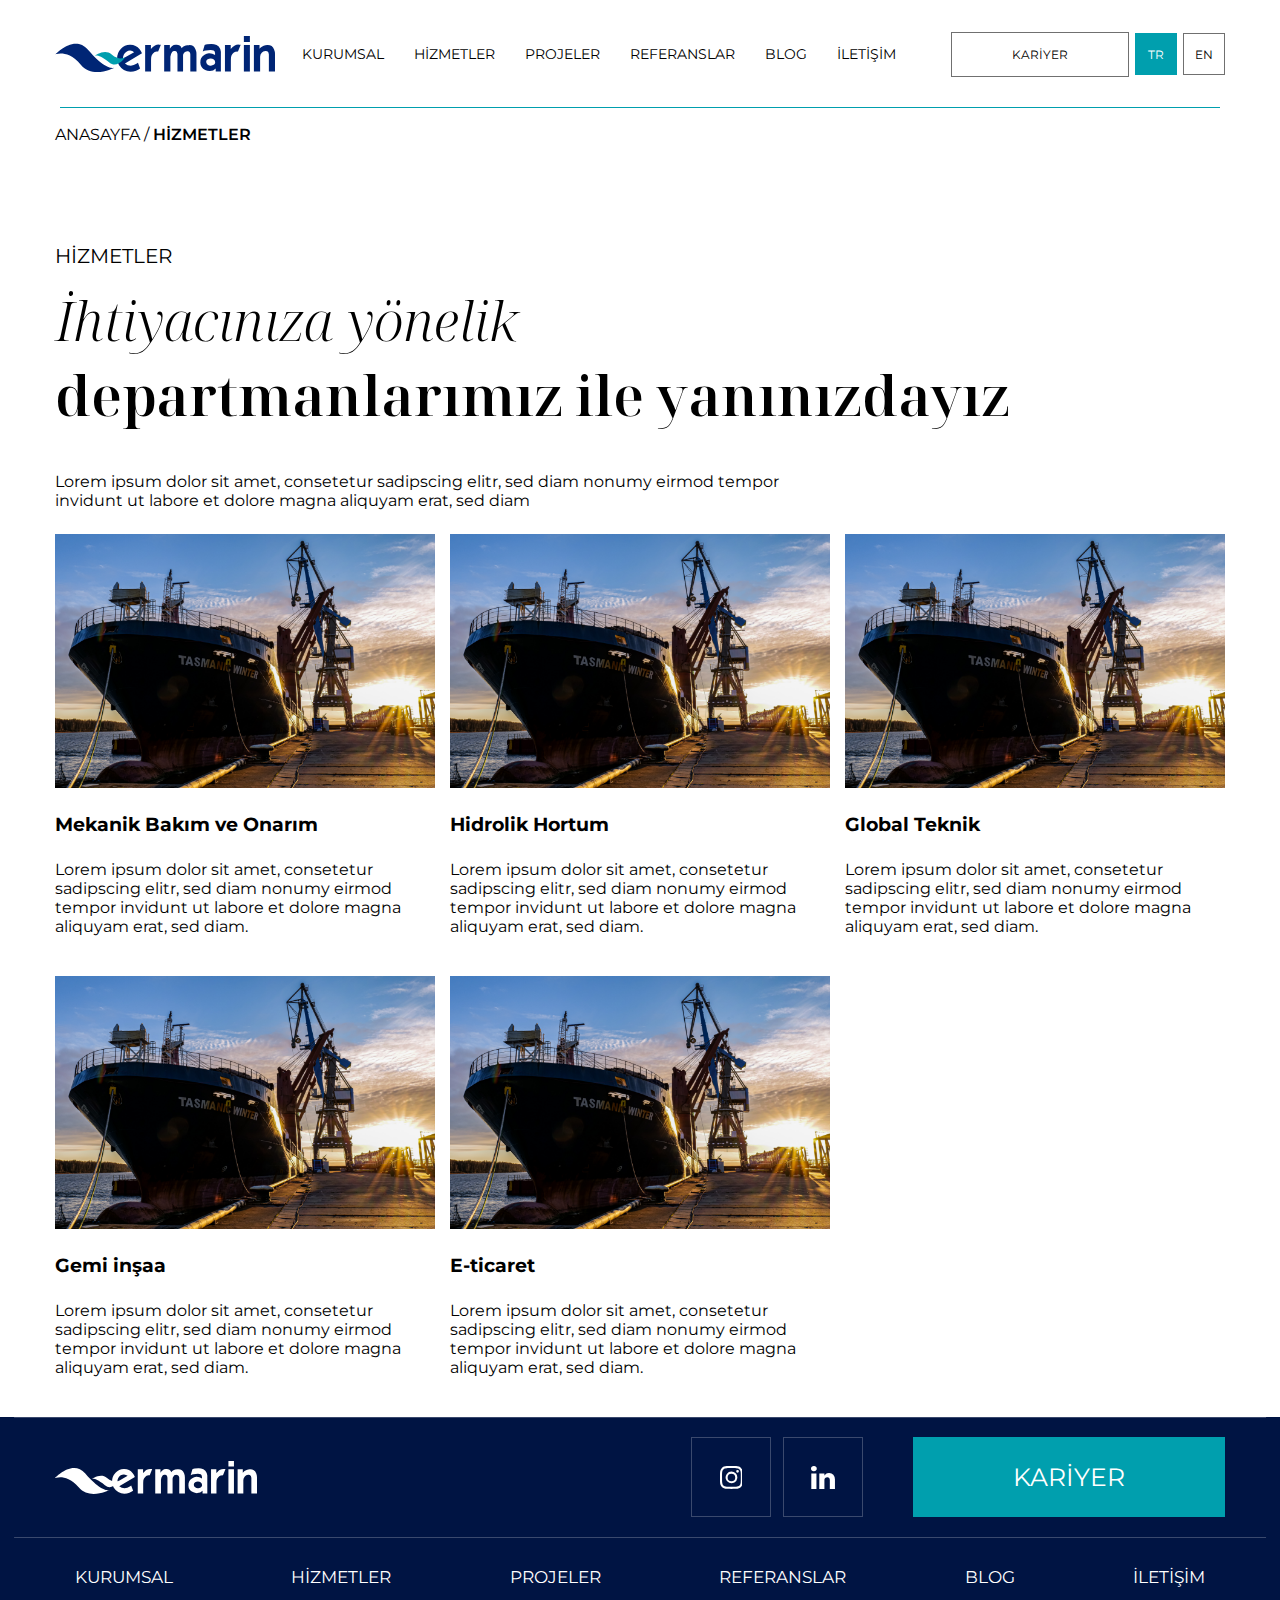
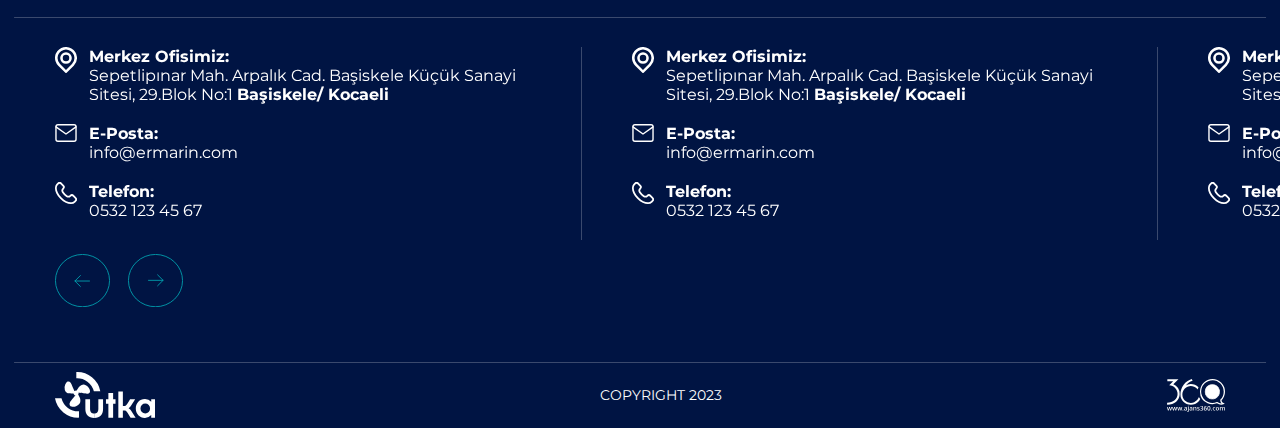
<file: assets/pages/services.html>
<!DOCTYPE html>
<html lang="en">

<head>
    <meta charset="UTF-8">
    <meta http-equiv="X-UA-Compatible" content="IE=edge">
    <meta name="viewport" content="width=device-width, initial-scale=1.0">
    <title>Document</title>
    <link rel="stylesheet" href="../scss/main.css">
</head>

<body>
    <div class="site_header light">
        <div class="container">
            <div class="wrapper">
                <div class="toggle">
                    <span class="bars">
                        <span class="bar"></span><span class="bar"></span><span class="bar"></span>
                    </span>
                </div>
                <a href="" class="site_logo">
                    <img src="../images/logo-dark.svg" alt="">
                </a>
                <div class="navbar">
                    <ul class="menu">
                        <li class="nav_item"><a href="" class="nav_link">KURUMSAL</a></li>
                        <li class="nav_item"><a href="" class="nav_link">HİZMETLER</a></li>
                        <li class="nav_item"><a href="" class="nav_link">PROJELER</a></li>
                        <li class="nav_item"><a href="" class="nav_link">REFERANSLAR</a></li>
                        <li class="nav_item"><a href="" class="nav_link">BLOG</a></li>
                        <li class="nav_item"><a href="" class="nav_link">İLETİŞİM</a></li>
                    </ul>
                </div>
                <div class="action_list">
                    <a href="" class="carrier_btn primary_btn">KARİYER</a>
                    <div class="language_select">
                        <a href="" class="active">TR</a>
                        <a href="">EN</a>
                    </div>
                </div>
            </div>
        </div>
    </div>
    <div class="mobile_menu">
        <div class="inner">
            <div class="top">
                <div class="close_btn">
                    <svg xmlns="http://www.w3.org/2000/svg" width="20" viewBox="0 0 24 24" fill="none">
                        <g id="Menu / Close_LG">
                            <path id="Vector" d="M21 21L12 12M12 12L3 3M12 12L21.0001 3M12 12L3 21.0001"
                                stroke="#000000" stroke-width="2" stroke-linecap="round" stroke-linejoin="round" />
                        </g>
                    </svg>
                </div>
                <a href="" class="logo">
                    <img src="../images/logo-dark.svg" alt="">
                </a>
            </div>
            <div class="center">
                <div class="search_bar">
                    <form action="">
                        <div class="form_wrap">
                            <input type="search" placeholder="Ara..." value="">
                            <button type="submit">
                                <svg xmlns="http://www.w3.org/2000/svg" xmlns:xlink="http://www.w3.org/1999/xlink"
                                    width="20" version="1.1" x="0px" y="0px" viewBox="0 0 512 512" class="">
                                    <path
                                        d="M225.474,0C101.151,0,0,101.151,0,225.474c0,124.33,101.151,225.474,225.474,225.474    c124.33,0,225.474-101.144,225.474-225.474C450.948,101.151,349.804,0,225.474,0z M225.474,409.323    c-101.373,0-183.848-82.475-183.848-183.848S124.101,41.626,225.474,41.626s183.848,82.475,183.848,183.848    S326.847,409.323,225.474,409.323z"
                                        fill="currentColor" />
                                    <path
                                        d="M505.902,476.472L386.574,357.144c-8.131-8.131-21.299-8.131-29.43,0c-8.131,8.124-8.131,21.306,0,29.43l119.328,119.328    c4.065,4.065,9.387,6.098,14.715,6.098c5.321,0,10.649-2.033,14.715-6.098C514.033,497.778,514.033,484.596,505.902,476.472z"
                                        fill="currentColor" />
                                </svg>
                            </button>
                        </div>
                    </form>
                </div>
                <ul class="menu">
                    <li class="nav_item"><a href="" class="nav_link">Lorem ipsum</a></li>
                    <li class="nav_item dropdown">
                        <a href="" class="nav_link">Lorem ipsum
                            <img src="../images/arrow-right.svg" class="arrow_right" alt="">
                        </a>
                        <div class="dropdown_menu">
                            <div class="back_btn">
                                <img src="../images/arrow-left.svg" alt="">
                                <span>Lorem ipsum</span>
                            </div>
                            <ul>
                                <li> <a href="">Lorem ipsum</a> </li>
                                <li> <a href="">Lorem ipsum</a> </li>
                                <li> <a href="">Lorem ipsum</a> </li>
                                <li> <a href="">Lorem ipsum</a> </li>
                            </ul>
                        </div>
                    </li>
                    <li class="nav_item">
                        <a href="" class="nav_link">Lorem ipsum</a>
                    </li>
                    <li class="nav_item">
                        <a href="" class="nav_link">Lorem ipsum</a>
                    </li>
                    <li class="nav_item">
                        <a href="" class="nav_link">Lorem ipsum</a>
                    </li>
                    <li class="nav_item">
                        <a href="" class="nav_link">Lorem ipsum</a>
                    </li>
                    <li class="nav_item">
                        <a href="" class="nav_link">Lorem ipsum</a>
                    </li>
                    <li class="nav_item">
                        <a href="" class="nav_link">Lorem ipsum</a>
                    </li>
                </ul>
            </div>
            <div class="action_list">

            </div>
        </div>
    </div>
    <main>
        <section class="services0 page_sec">
            <div class="container">
                <ul class="breadcrumb">
                    <li>
                        <a href="">ANASAYFA</a>
                    </li>
                    <li>
                        <a href="" class="link">HİZMETLER</a>
                    </li>
                </ul>
                <div class="sec_title">
                    <h4>HİZMETLER</h4>
                    <h1><span>İhtiyacınıza yönelik</span> <br>
                        departmanlarımız ile yanınızdayız
                    </h1>
                    <p>Lorem ipsum dolor sit amet, consetetur sadipscing elitr, sed diam nonumy eirmod tempor invidunt
                        ut labore et dolore magna aliquyam erat, sed diam</p>
                </div>
                <div class="services_grid">
                    <div class="service_item">
                        <div class="image">
                            <img src="../images/ship.png" alt="">
                        </div>
                        <div class="content">
                            <h3>Mekanik Bakım ve Onarım</h3>
                            <p>Lorem ipsum dolor sit amet, consetetur sadipscing elitr, sed diam nonumy eirmod tempor
                                invidunt ut labore et dolore magna aliquyam erat, sed diam.
                            </p>
                        </div>
                    </div>
                    <div class="service_item">
                        <div class="image">
                            <img src="../images/ship.png" alt="">
                        </div>
                        <div class="content">
                            <h3>Hidrolik Hortum</h3>
                            <p>Lorem ipsum dolor sit amet, consetetur sadipscing elitr, sed diam nonumy eirmod tempor
                                invidunt ut labore et dolore magna aliquyam erat, sed diam.
                            </p>
                        </div>
                    </div>
                    <div class="service_item">
                        <div class="image">
                            <img src="../images/ship.png" alt="">
                        </div>
                        <div class="content">
                            <h3>Global Teknik</h3>
                            <p>Lorem ipsum dolor sit amet, consetetur sadipscing elitr, sed diam nonumy eirmod tempor
                                invidunt ut labore et dolore magna aliquyam erat, sed diam.
                            </p>
                        </div>
                    </div>
                    <div class="service_item">
                        <div class="image">
                            <img src="../images/ship.png" alt="">
                        </div>
                        <div class="content">
                            <h3>Gemi inşaa</h3>
                            <p>Lorem ipsum dolor sit amet, consetetur sadipscing elitr, sed diam nonumy eirmod tempor
                                invidunt ut labore et dolore magna aliquyam erat, sed diam.
                            </p>
                        </div>
                    </div>
                    <div class="service_item">
                        <div class="image">
                            <img src="../images/ship.png" alt="">
                        </div>
                        <div class="content">
                            <h3>E-ticaret</h3>
                            <p>Lorem ipsum dolor sit amet, consetetur sadipscing elitr, sed diam nonumy eirmod tempor
                                invidunt ut labore et dolore magna aliquyam erat, sed diam.
                            </p>
                        </div>
                    </div>

                </div>
            </div>
        </section>
    </main>
    <footer class="site_footer">
        <div class="foot_top">
            <div class="container">
                <div class="wrapper">
                    <a href="" class="site_logo">
                        <img src="../images/logo.svg" alt="" width="202">
                    </a>
                    <div class="right">
                        <div class="social_media">
                            <a href="">
                                <svg id="Group_47" data-name="Group 47" xmlns="http://www.w3.org/2000/svg"
                                    width="22.887" height="22.887" viewBox="0 0 22.887 22.887">
                                    <path id="Path_74" data-name="Path 74"
                                        d="M19.554,5.959h0a1.373,1.373,0,1,0,1.373,1.373A1.373,1.373,0,0,0,19.554,5.959Zm5.264,2.769a8.686,8.686,0,0,0-.526-2.781,5.653,5.653,0,0,0-1.327-2.025,5.378,5.378,0,0,0-2.025-1.316,8.354,8.354,0,0,0-2.781-.538C16.945,2,16.556,2,13.443,2s-3.5,0-4.715.069a8.354,8.354,0,0,0-2.781.538A5.47,5.47,0,0,0,3.922,3.922,5.378,5.378,0,0,0,2.606,5.948a8.354,8.354,0,0,0-.538,2.781C2,9.942,2,10.331,2,13.443s0,3.5.069,4.715a8.354,8.354,0,0,0,.538,2.781,5.378,5.378,0,0,0,1.316,2.025A5.47,5.47,0,0,0,5.948,24.28a8.353,8.353,0,0,0,2.781.538c1.213.069,1.6.069,4.715.069s3.5,0,4.715-.069a8.354,8.354,0,0,0,2.781-.538,5.378,5.378,0,0,0,2.025-1.316,5.55,5.55,0,0,0,1.327-2.025,8.686,8.686,0,0,0,.526-2.781c0-1.213.069-1.6.069-4.715S24.887,9.942,24.818,8.729Zm-2.06,9.292a6.42,6.42,0,0,1-.389,2.128,3.5,3.5,0,0,1-.858,1.316,3.65,3.65,0,0,1-1.316.858,6.42,6.42,0,0,1-2.128.389c-1.144.057-1.568.069-4.577.069s-3.433,0-4.577-.069a6.557,6.557,0,0,1-2.22-.343,3.742,3.742,0,0,1-1.259-.858,3.433,3.433,0,0,1-.847-1.316,6.34,6.34,0,0,1-.458-2.174c0-1.144-.069-1.568-.069-4.577s0-3.433.069-4.577a6.34,6.34,0,0,1,.4-2.174,3.433,3.433,0,0,1,.9-1.259,3.593,3.593,0,0,1,1.259-.915,6.557,6.557,0,0,1,2.174-.389c1.144,0,1.568-.069,4.577-.069s3.433,0,4.577.069a6.42,6.42,0,0,1,2.128.389,3.5,3.5,0,0,1,1.362.915,3.5,3.5,0,0,1,.858,1.259,6.42,6.42,0,0,1,.389,2.174c.057,1.144.069,1.568.069,4.577S22.815,16.876,22.758,18.021ZM13.443,7.573a5.859,5.859,0,1,0,4.162,1.712,5.87,5.87,0,0,0-4.162-1.712Zm0,9.681a3.811,3.811,0,1,1,3.811-3.811,3.811,3.811,0,0,1-3.811,3.811Z"
                                        transform="translate(-2 -2)" fill="#fff" />
                                </svg>
                            </a>
                            <a href="">
                                <svg id="Group_45" data-name="Group 45" xmlns="http://www.w3.org/2000/svg"
                                    width="23.959" height="22.898" viewBox="0 0 23.959 22.898">
                                    <path id="Path_76" data-name="Path 76"
                                        d="M5.443,7.439V22.894H.3V7.439ZM5.77,2.667c0,.028,0,.06,0,.093a2.46,2.46,0,0,1-.788,1.808h0A2.926,2.926,0,0,1,3,5.335l-.141,0H2.837c-.039,0-.085,0-.131,0A2.809,2.809,0,0,1,.774,4.568h0A2.547,2.547,0,0,1,0,2.733c0-.023,0-.046,0-.07v0c0-.02,0-.043,0-.066A2.506,2.506,0,0,1,.8.761h0A2.925,2.925,0,0,1,2.774,0L2.9,0H2.9c.041,0,.088,0,.136,0a2.846,2.846,0,0,1,1.94.761l0,0a2.6,2.6,0,0,1,.8,1.874v.038ZM23.954,14.038v8.856h-5.13V14.629c0-.075.007-.163.007-.251a4.486,4.486,0,0,0-.651-2.334l.011.02a2.218,2.218,0,0,0-1.809-.934c-.057,0-.114,0-.172.007h.008l-.085,0a2.513,2.513,0,0,0-1.565.544l.006,0a3.333,3.333,0,0,0-.984,1.312l-.008.022a3.684,3.684,0,0,0-.174,1.132q0,.069,0,.137V22.9H8.281q.031-6.223.031-10.091T8.3,8.189l-.015-.749h5.13V9.686h-.031a6.762,6.762,0,0,1,.647-.881l-.008.009a6.645,6.645,0,0,1,.866-.8L14.9,8a4.018,4.018,0,0,1,1.328-.672l.029-.007a6.055,6.055,0,0,1,1.714-.242h.072c.068,0,.147,0,.226,0a5.525,5.525,0,0,1,4.06,1.771l0,0a7.422,7.422,0,0,1,1.624,5.186Z"
                                        transform="translate(0.003 0.002)" fill="#fff" />
                                </svg>
                            </a>
                        </div>
                        <a href="" class="carrier_btn">KARİYER</a>
                    </div>
                </div>
            </div>
        </div>
        <div class="foot_menu">
            <div class="container">
                <div class="wrapper">
                    <ul class="menu">
                        <li>
                            <a href="">KURUMSAL</a>
                        </li>
                        <li>
                            <a href="">HİZMETLER</a>
                        </li>
                        <li>
                            <a href="">PROJELER</a>
                        </li>
                        <li>
                            <a href="">REFERANSLAR</a>
                        </li>
                        <li>
                            <a href="">BLOG</a>
                        </li>
                        <li>
                            <a href="">İLETİŞİM</a>
                        </li>
                    </ul>
                </div>
            </div>
        </div>
        <div class="foot_main">
            <div class="container">
                <div class="contact_info_slider">
                    <div class="swiper-wrapper">
                        <div class="swiper-slide">
                            <div class="contact_item">
                                <div class="icon">
                                    <img src="../images/location-icon.svg" alt="">
                                </div>
                                <div class="text">
                                    <strong>Merkez Ofisimiz: </strong>
                                    <br>
                                    Sepetlipınar Mah. Arpalık Cad. Başiskele Küçük Sanayi Sitesi,
                                    29.Blok No:1 <strong>Başiskele/ Kocaeli</strong>
                                </div>
                            </div>
                            <a href="" class="contact_item">
                                <div class="icon">
                                    <img src="../images/email-icon.svg" alt="">
                                </div>
                                <div class="text">
                                    <strong>E-Posta:</strong>
                                    <br>
                                    info@ermarin.com
                                </div>
                            </a>
                            <a href="" class="contact_item">
                                <div class="icon">
                                    <img src="../images/tel-icon.svg" alt="">
                                </div>
                                <div class="text">
                                    <strong>Telefon:</strong>
                                    <br>
                                    0532 123 45 67
                                </div>
                            </a>
                        </div>
                        <div class="swiper-slide">
                            <div class="contact_item">
                                <div class="icon">
                                    <img src="../images/location-icon.svg" alt="">
                                </div>
                                <div class="text">
                                    <strong>Merkez Ofisimiz: </strong>
                                    <br>
                                    Sepetlipınar Mah. Arpalık Cad. Başiskele Küçük Sanayi Sitesi,
                                    29.Blok No:1 <strong>Başiskele/ Kocaeli</strong>
                                </div>
                            </div>
                            <a href="" class="contact_item">
                                <div class="icon">
                                    <img src="../images/email-icon.svg" alt="">
                                </div>
                                <div class="text">
                                    <strong>E-Posta:</strong>
                                    <br>
                                    info@ermarin.com
                                </div>
                            </a>
                            <a href="" class="contact_item">
                                <div class="icon">
                                    <img src="../images/tel-icon.svg" alt="">
                                </div>
                                <div class="text">
                                    <strong>Telefon:</strong>
                                    <br>
                                    0532 123 45 67
                                </div>
                            </a>
                        </div>
                        <div class="swiper-slide">
                            <div class="contact_item">
                                <div class="icon">
                                    <img src="../images/location-icon.svg" alt="">
                                </div>
                                <div class="text">
                                    <strong>Merkez Ofisimiz: </strong>
                                    <br>
                                    Sepetlipınar Mah. Arpalık Cad. Başiskele Küçük Sanayi Sitesi,
                                    29.Blok No:1 <strong>Başiskele/ Kocaeli</strong>
                                </div>
                            </div>
                            <a href="" class="contact_item">
                                <div class="icon">
                                    <img src="../images/email-icon.svg" alt="">
                                </div>
                                <div class="text">
                                    <strong>E-Posta:</strong>
                                    <br>
                                    info@ermarin.com
                                </div>
                            </a>
                            <a href="" class="contact_item">
                                <div class="icon">
                                    <img src="../images/tel-icon.svg" alt="">
                                </div>
                                <div class="text">
                                    <strong>Telefon:</strong>
                                    <br>
                                    0532 123 45 67
                                </div>
                            </a>
                        </div>
                        <div class="swiper-slide">
                            <div class="contact_item">
                                <div class="icon">
                                    <img src="../images/location-icon.svg" alt="">
                                </div>
                                <div class="text">
                                    <strong>Merkez Ofisimiz: </strong>
                                    <br>
                                    Sepetlipınar Mah. Arpalık Cad. Başiskele Küçük Sanayi Sitesi,
                                    29.Blok No:1 <strong>Başiskele/ Kocaeli</strong>
                                </div>
                            </div>
                            <a href="" class="contact_item">
                                <div class="icon">
                                    <img src="../images/email-icon.svg" alt="">
                                </div>
                                <div class="text">
                                    <strong>E-Posta:</strong>
                                    <br>
                                    info@ermarin.com
                                </div>
                            </a>
                            <a href="" class="contact_item">
                                <div class="icon">
                                    <img src="../images/tel-icon.svg" alt="">
                                </div>
                                <div class="text">
                                    <strong>Telefon:</strong>
                                    <br>
                                    0532 123 45 67
                                </div>
                            </a>
                        </div>
                        <div class="swiper-slide">
                            <div class="contact_item">
                                <div class="icon">
                                    <img src="../images/location-icon.svg" alt="">
                                </div>
                                <div class="text">
                                    <strong>Merkez Ofisimiz: </strong>
                                    <br>
                                    Sepetlipınar Mah. Arpalık Cad. Başiskele Küçük Sanayi Sitesi,
                                    29.Blok No:1 <strong>Başiskele/ Kocaeli</strong>
                                </div>
                            </div>
                            <a href="" class="contact_item">
                                <div class="icon">
                                    <img src="../images/email-icon.svg" alt="">
                                </div>
                                <div class="text">
                                    <strong>E-Posta:</strong>
                                    <br>
                                    info@ermarin.com
                                </div>
                            </a>
                            <a href="" class="contact_item">
                                <div class="icon">
                                    <img src="../images/tel-icon.svg" alt="">
                                </div>
                                <div class="text">
                                    <strong>Telefon:</strong>
                                    <br>
                                    0532 123 45 67
                                </div>
                            </a>
                        </div>
                    </div>
                    <div class="arrows">
                        <div class="arrow prev_arrow">
                            <svg xmlns="http://www.w3.org/2000/svg" width="61" height="59" viewBox="0 0 61 59">
                                <g id="Group_69" data-name="Group 69" transform="translate(60.731 59.167) rotate(180)">
                                    <g id="Group_77" data-name="Group 77"
                                        transform="translate(60.462 58.987) rotate(180)">
                                        <g id="Ellipse_2" data-name="Ellipse 2" transform="translate(-0.269 -0.18)"
                                            fill="none" stroke="#009fae" stroke-width="1">
                                            <ellipse cx="30.5" cy="29.5" rx="30.5" ry="29.5" stroke="none" />
                                            <ellipse cx="30.5" cy="29.5" rx="30" ry="29" fill="none" />
                                        </g>
                                    </g>
                                    <g id="Group_78" data-name="Group 78" transform="translate(22.484 23.134)">
                                        <path id="Path_2" data-name="Path 2"
                                            d="M0,6.059H16.158M10.1,0l6.059,6.059L10.1,12.119" fill="none"
                                            stroke="#009fae" stroke-linecap="round" stroke-linejoin="round"
                                            stroke-width="1" fill-rule="evenodd" />
                                    </g>
                                </g>
                            </svg>
                        </div>
                        <div class="arrow next_arrow">
                            <svg xmlns="http://www.w3.org/2000/svg" width="61" height="59" viewBox="0 0 61 59">
                                <g id="Group_68" data-name="Group 68" transform="translate(0.269 0.022)">
                                    <g id="Group_77" data-name="Group 77"
                                        transform="translate(60.462 58.987) rotate(180)">
                                        <g id="Ellipse_2" data-name="Ellipse 2" transform="translate(-0.269 0.009)"
                                            fill="none" stroke="#009fae" stroke-width="1">
                                            <ellipse cx="30.5" cy="29.5" rx="30.5" ry="29.5" stroke="none" />
                                            <ellipse cx="30.5" cy="29.5" rx="30" ry="29" fill="none" />
                                        </g>
                                    </g>
                                    <g id="Group_78" data-name="Group 78" transform="translate(22.483 23.134)">
                                        <path id="Path_2" data-name="Path 2"
                                            d="M1,7.059H17.158M11.1,1l6.059,6.059L11.1,13.119"
                                            transform="translate(-1 -1)" fill="none" stroke="#009fae"
                                            stroke-linecap="round" stroke-linejoin="round" stroke-width="1"
                                            fill-rule="evenodd" />
                                    </g>
                                </g>
                            </svg>
                        </div>
                    </div>
                </div>
            </div>
        </div>
        <div class="foot_bottom">
            <div class="container">
                <div class="wrapper">
                    <div class="logo1">
                        <img src="../images/footer-logo.svg" alt="">
                    </div>
                    <div class="copyright">
                        <p>COPYRIGHT 2023</p>
                    </div>
                    <div class="logo">
                        <img src="../images/360 logo.svg" alt="">
                    </div>
                </div>
            </div>
        </div>
    </footer>
    <script src="../js/swiper-bundle.min.js"></script>
    <script src="../js/jquery.min.js"></script>
    <script src="../js/app.js"></script>
</body>

</html>
</file>
<file: assets/scss/main.css>
@import url("https://fonts.googleapis.com/css2?family=Montserrat:ital,wght@0,200;0,300;0,400;0,500;0,600;0,700;1,200;1,300;1,400;1,500;1,600&display=swap");
@import url("https://fonts.googleapis.com/css2?family=Noto+Serif+Display:ital,wght@0,100;0,200;0,300;0,400;0,500;0,600;0,700;0,800;0,900;1,100;1,200;1,300;1,400;1,500;1,600;1,700;1,800;1,900&display=swap");
*,
::after,
::before {
  box-sizing: border-box;
  text-decoration: none;
  margin: 0;
}

body {
  font-family: "Montserrat";
}

body.overflow_hidden {
  overflow: hidden;
}

main {
  overflow-x: hidden;
}

u {
  text-decoration: underline;
}

input,
select,
textarea,
button {
  font: inherit;
}

input:focus,
textarea:focus,
select:focus {
  outline: none;
}

ul {
  padding: 0;
  margin: 0;
}

li {
  list-style: none;
}

a {
  cursor: pointer;
  text-decoration: none;
  transition: 0.2s;
  color: currentColor;
}

button {
  cursor: pointer;
  transition: 0.2s;
  background-color: transparent;
  border: unset;
}

img {
  max-width: 100%;
  display: block;
}

.wrapper {
  display: flex;
  flex-wrap: wrap;
}

.container {
  width: 100%;
  margin: 0 auto;
}

@media (max-width: 576px) {
  .container {
    max-width: 100%;
    padding: 0 15px;
  }
}
@media (min-width: 576px) {
  .container {
    max-width: 565px;
  }
}
@media (min-width: 769px) {
  .container {
    max-width: 730px;
  }
}
@media (min-width: 992px) {
  .container {
    max-width: 970px;
  }
}
@media (min-width: 1200px) {
  .container {
    max-width: 1170px;
  }
}
@media (min-width: 1440px) {
  .container {
    max-width: 1330px;
  }
}
@media (min-width: 1640px) {
  .container {
    max-width: 1580px;
  }
}
:root {
  --main-color: #001443;
  --blue: #142b60;
  --green: #009fae;
  --white-03: rgba(255, 255, 255, 0.336);
  --white-01: rgba(255, 255, 255, 0.336);
  --white-hover: rgba(255, 255, 255, 0.116);
  --gray: #707070;
}

.primary_btn {
  display: inline-flex;
  align-items: center;
  padding: 14px 60px;
  font-size: 12px;
  border: 1px solid var(--white-03);
  font-family: "Montserrat";
  border-radius: 99px;
  transition: 0.2s cubic-bezier(0.39, 0.575, 0.565, 1);
}
.primary_btn:hover {
  background-color: var(--white-hover);
}

@font-face {
  font-family: swiper-icons;
  src: url("data:application/font-woff;charset=utf-8;base64, [base64]//wADZ2x5ZgAAAywAAADMAAAD2MHtryVoZWFkAAABbAAAADAAAAA2E2+eoWhoZWEAAAGcAAAAHwAAACQC9gDzaG10eAAAAigAAAAZAAAArgJkABFsb2NhAAAC0AAAAFoAAABaFQAUGG1heHAAAAG8AAAAHwAAACAAcABAbmFtZQAAA/gAAAE5AAACXvFdBwlwb3N0AAAFNAAAAGIAAACE5s74hXjaY2BkYGAAYpf5Hu/j+W2+MnAzMYDAzaX6QjD6/4//Bxj5GA8AuRwMYGkAPywL13jaY2BkYGA88P8Agx4j+/8fQDYfA1AEBWgDAIB2BOoAeNpjYGRgYNBh4GdgYgABEMnIABJzYNADCQAACWgAsQB42mNgYfzCOIGBlYGB0YcxjYGBwR1Kf2WQZGhhYGBiYGVmgAFGBiQQkOaawtDAoMBQxXjg/wEGPcYDDA4wNUA2CCgwsAAAO4EL6gAAeNpj2M0gyAACqxgGNWBkZ2D4/wMA+xkDdgAAAHjaY2BgYGaAYBkGRgYQiAHyGMF8FgYHIM3DwMHABGQrMOgyWDLEM1T9/w8UBfEMgLzE////P/5//f/V/xv+r4eaAAeMbAxwIUYmIMHEgKYAYjUcsDAwsLKxc3BycfPw8jEQA/[base64]/uznmfPFBNODM2K7MTQ45YEAZqGP81AmGGcF3iPqOop0r1SPTaTbVkfUe4HXj97wYE+yNwWYxwWu4v1ugWHgo3S1XdZEVqWM7ET0cfnLGxWfkgR42o2PvWrDMBSFj/IHLaF0zKjRgdiVMwScNRAoWUoH78Y2icB/yIY09An6AH2Bdu/UB+yxopYshQiEvnvu0dURgDt8QeC8PDw7Fpji3fEA4z/PEJ6YOB5hKh4dj3EvXhxPqH/SKUY3rJ7srZ4FZnh1PMAtPhwP6fl2PMJMPDgeQ4rY8YT6Gzao0eAEA409DuggmTnFnOcSCiEiLMgxCiTI6Cq5DZUd3Qmp10vO0LaLTd2cjN4fOumlc7lUYbSQcZFkutRG7g6JKZKy0RmdLY680CDnEJ+UMkpFFe1RN7nxdVpXrC4aTtnaurOnYercZg2YVmLN/d/gczfEimrE/fs/bOuq29Zmn8tloORaXgZgGa78yO9/cnXm2BpaGvq25Dv9S4E9+5SIc9PqupJKhYFSSl47+Qcr1mYNAAAAeNptw0cKwkAAAMDZJA8Q7OUJvkLsPfZ6zFVERPy8qHh2YER+3i/BP83vIBLLySsoKimrqKqpa2hp6+jq6RsYGhmbmJqZSy0sraxtbO3sHRydnEMU4uR6yx7JJXveP7WrDycAAAAAAAH//wACeNpjYGRgYOABYhkgZgJCZgZNBkYGLQZtIJsFLMYAAAw3ALgAeNolizEKgDAQBCchRbC2sFER0YD6qVQiBCv/H9ezGI6Z5XBAw8CBK/m5iQQVauVbXLnOrMZv2oLdKFa8Pjuru2hJzGabmOSLzNMzvutpB3N42mNgZGBg4GKQYzBhYMxJLMlj4GBgAYow/P/PAJJhLM6sSoWKfWCAAwDAjgbRAAB42mNgYGBkAIIbCZo5IPrmUn0hGA0AO8EFTQAA");
  font-weight: 400;
  font-style: normal;
}
:root {
  --swiper-theme-color:#007aff;
}

.swiper, swiper-container {
  margin-left: auto;
  margin-right: auto;
  position: relative;
  overflow: hidden;
  list-style: none;
  padding: 0;
  z-index: 1;
  display: block;
}

.swiper-vertical > .swiper-wrapper {
  flex-direction: column;
}

.swiper-wrapper {
  position: relative;
  width: 100%;
  height: 100%;
  z-index: 1;
  display: flex;
  transition-property: transform;
  transition-timing-function: var(--swiper-wrapper-transition-timing-function, initial);
  box-sizing: content-box;
}

.swiper-android .swiper-slide, .swiper-wrapper {
  transform: translate3d(0px, 0, 0);
}

.swiper-horizontal {
  touch-action: pan-y;
}

.swiper-vertical {
  touch-action: pan-x;
}

.swiper-slide, swiper-slide {
  flex-shrink: 0;
  width: 100%;
  height: 100%;
  position: relative;
  transition-property: transform;
  display: block;
}

.swiper-slide-invisible-blank {
  visibility: hidden;
}

.swiper-autoheight, .swiper-autoheight .swiper-slide {
  height: auto;
}

.swiper-autoheight .swiper-wrapper {
  align-items: flex-start;
  transition-property: transform, height;
}

.swiper-backface-hidden .swiper-slide {
  transform: translateZ(0);
  backface-visibility: hidden;
}

.swiper-3d.swiper-css-mode .swiper-wrapper {
  perspective: 1200px;
}

.swiper-3d .swiper-wrapper {
  transform-style: preserve-3d;
}

.swiper-3d {
  perspective: 1200px;
}

.swiper-3d .swiper-cube-shadow, .swiper-3d .swiper-slide, .swiper-3d .swiper-slide-shadow, .swiper-3d .swiper-slide-shadow-bottom, .swiper-3d .swiper-slide-shadow-left, .swiper-3d .swiper-slide-shadow-right, .swiper-3d .swiper-slide-shadow-top {
  transform-style: preserve-3d;
}

.swiper-3d .swiper-slide-shadow, .swiper-3d .swiper-slide-shadow-bottom, .swiper-3d .swiper-slide-shadow-left, .swiper-3d .swiper-slide-shadow-right, .swiper-3d .swiper-slide-shadow-top {
  position: absolute;
  left: 0;
  top: 0;
  width: 100%;
  height: 100%;
  pointer-events: none;
  z-index: 10;
}

.swiper-3d .swiper-slide-shadow {
  background: rgba(0, 0, 0, 0.15);
}

.swiper-3d .swiper-slide-shadow-left {
  background-image: linear-gradient(to left, rgba(0, 0, 0, 0.5), rgba(0, 0, 0, 0));
}

.swiper-3d .swiper-slide-shadow-right {
  background-image: linear-gradient(to right, rgba(0, 0, 0, 0.5), rgba(0, 0, 0, 0));
}

.swiper-3d .swiper-slide-shadow-top {
  background-image: linear-gradient(to top, rgba(0, 0, 0, 0.5), rgba(0, 0, 0, 0));
}

.swiper-3d .swiper-slide-shadow-bottom {
  background-image: linear-gradient(to bottom, rgba(0, 0, 0, 0.5), rgba(0, 0, 0, 0));
}

.swiper-css-mode > .swiper-wrapper {
  overflow: auto;
  scrollbar-width: none;
  -ms-overflow-style: none;
}

.swiper-css-mode > .swiper-wrapper::-webkit-scrollbar {
  display: none;
}

.swiper-css-mode > .swiper-wrapper > .swiper-slide {
  scroll-snap-align: start start;
}

.swiper-horizontal.swiper-css-mode > .swiper-wrapper {
  scroll-snap-type: x mandatory;
}

.swiper-vertical.swiper-css-mode > .swiper-wrapper {
  scroll-snap-type: y mandatory;
}

.swiper-centered > .swiper-wrapper::before {
  content: "";
  flex-shrink: 0;
  order: 9999;
}

.swiper-centered > .swiper-wrapper > .swiper-slide {
  scroll-snap-align: center center;
  scroll-snap-stop: always;
}

.swiper-centered.swiper-horizontal > .swiper-wrapper > .swiper-slide:first-child {
  -webkit-margin-start: var(--swiper-centered-offset-before);
          margin-inline-start: var(--swiper-centered-offset-before);
}

.swiper-centered.swiper-horizontal > .swiper-wrapper::before {
  height: 100%;
  min-height: 1px;
  width: var(--swiper-centered-offset-after);
}

.swiper-centered.swiper-vertical > .swiper-wrapper > .swiper-slide:first-child {
  -webkit-margin-before: var(--swiper-centered-offset-before);
          margin-block-start: var(--swiper-centered-offset-before);
}

.swiper-centered.swiper-vertical > .swiper-wrapper::before {
  width: 100%;
  min-width: 1px;
  height: var(--swiper-centered-offset-after);
}

.swiper-lazy-preloader {
  width: 42px;
  height: 42px;
  position: absolute;
  left: 50%;
  top: 50%;
  margin-left: -21px;
  margin-top: -21px;
  z-index: 10;
  transform-origin: 50%;
  box-sizing: border-box;
  border: 4px solid var(--swiper-preloader-color, var(--swiper-theme-color));
  border-radius: 50%;
  border-top-color: transparent;
}

.swiper-watch-progress .swiper-slide-visible .swiper-lazy-preloader, .swiper:not(.swiper-watch-progress) .swiper-lazy-preloader, swiper-container:not(.swiper-watch-progress) .swiper-lazy-preloader {
  animation: swiper-preloader-spin 1s infinite linear;
}

.swiper-lazy-preloader-white {
  --swiper-preloader-color:#fff;
}

.swiper-lazy-preloader-black {
  --swiper-preloader-color:#000;
}

@keyframes swiper-preloader-spin {
  0% {
    transform: rotate(0deg);
  }
  100% {
    transform: rotate(360deg);
  }
}
.swiper-virtual .swiper-slide {
  -webkit-backface-visibility: hidden;
  transform: translateZ(0);
}

.swiper-virtual.swiper-css-mode .swiper-wrapper::after {
  content: "";
  position: absolute;
  left: 0;
  top: 0;
  pointer-events: none;
}

.swiper-virtual.swiper-css-mode.swiper-horizontal .swiper-wrapper::after {
  height: 1px;
  width: var(--swiper-virtual-size);
}

.swiper-virtual.swiper-css-mode.swiper-vertical .swiper-wrapper::after {
  width: 1px;
  height: var(--swiper-virtual-size);
}

:root {
  --swiper-navigation-size:44px;
}

.swiper-button-next, .swiper-button-prev {
  position: absolute;
  top: var(--swiper-navigation-top-offset, 50%);
  width: calc(var(--swiper-navigation-size) / 44 * 27);
  height: var(--swiper-navigation-size);
  margin-top: calc(0px - var(--swiper-navigation-size) / 2);
  z-index: 10;
  cursor: pointer;
  display: flex;
  align-items: center;
  justify-content: center;
  color: var(--swiper-navigation-color, var(--swiper-theme-color));
}

.swiper-button-next.swiper-button-disabled, .swiper-button-prev.swiper-button-disabled {
  opacity: 0.35;
  cursor: auto;
  pointer-events: none;
}

.swiper-button-next.swiper-button-hidden, .swiper-button-prev.swiper-button-hidden {
  opacity: 0;
  cursor: auto;
  pointer-events: none;
}

.swiper-navigation-disabled .swiper-button-next, .swiper-navigation-disabled .swiper-button-prev {
  display: none !important;
}

.swiper-button-next:after, .swiper-button-prev:after {
  font-family: swiper-icons;
  font-size: var(--swiper-navigation-size);
  text-transform: none !important;
  letter-spacing: 0;
  font-variant: initial;
  line-height: 1;
}

.swiper-button-prev, .swiper-rtl .swiper-button-next {
  left: var(--swiper-navigation-sides-offset, 10px);
  right: auto;
}

.swiper-button-prev:after, .swiper-rtl .swiper-button-next:after {
  content: "prev";
}

.swiper-button-next, .swiper-rtl .swiper-button-prev {
  right: var(--swiper-navigation-sides-offset, 10px);
  left: auto;
}

.swiper-button-next:after, .swiper-rtl .swiper-button-prev:after {
  content: "next";
}

.swiper-button-lock {
  display: none;
}

.swiper-pagination {
  position: absolute;
  text-align: center;
  transition: 0.3s opacity;
  transform: translate3d(0, 0, 0);
  z-index: 10;
}

.swiper-pagination.swiper-pagination-hidden {
  opacity: 0;
}

.swiper-pagination-disabled > .swiper-pagination, .swiper-pagination.swiper-pagination-disabled {
  display: none !important;
}

.swiper-horizontal > .swiper-pagination-bullets, .swiper-pagination-bullets.swiper-pagination-horizontal, .swiper-pagination-custom, .swiper-pagination-fraction {
  bottom: var(--swiper-pagination-bottom, 8px);
  top: var(--swiper-pagination-top, auto);
  left: 0;
  width: 100%;
}

.swiper-pagination-bullets-dynamic {
  overflow: hidden;
  font-size: 0;
}

.swiper-pagination-bullets-dynamic .swiper-pagination-bullet {
  transform: scale(0.33);
  position: relative;
}

.swiper-pagination-bullets-dynamic .swiper-pagination-bullet-active {
  transform: scale(1);
}

.swiper-pagination-bullets-dynamic .swiper-pagination-bullet-active-main {
  transform: scale(1);
}

.swiper-pagination-bullets-dynamic .swiper-pagination-bullet-active-prev {
  transform: scale(0.66);
}

.swiper-pagination-bullets-dynamic .swiper-pagination-bullet-active-prev-prev {
  transform: scale(0.33);
}

.swiper-pagination-bullets-dynamic .swiper-pagination-bullet-active-next {
  transform: scale(0.66);
}

.swiper-pagination-bullets-dynamic .swiper-pagination-bullet-active-next-next {
  transform: scale(0.33);
}

.swiper-pagination-bullet {
  width: var(--swiper-pagination-bullet-width, var(--swiper-pagination-bullet-size, 8px));
  height: var(--swiper-pagination-bullet-height, var(--swiper-pagination-bullet-size, 8px));
  display: inline-block;
  border-radius: var(--swiper-pagination-bullet-border-radius, 50%);
  background: var(--swiper-pagination-bullet-inactive-color, #000);
  opacity: var(--swiper-pagination-bullet-inactive-opacity, 0.2);
}

button.swiper-pagination-bullet {
  border: none;
  margin: 0;
  padding: 0;
  box-shadow: none;
  -webkit-appearance: none;
  -moz-appearance: none;
       appearance: none;
}

.swiper-pagination-clickable .swiper-pagination-bullet {
  cursor: pointer;
}

.swiper-pagination-bullet:only-child {
  display: none !important;
}

.swiper-pagination-bullet-active {
  opacity: var(--swiper-pagination-bullet-opacity, 1);
  background: var(--swiper-pagination-color, var(--swiper-theme-color));
}

.swiper-pagination-vertical.swiper-pagination-bullets, .swiper-vertical > .swiper-pagination-bullets {
  right: var(--swiper-pagination-right, 8px);
  left: var(--swiper-pagination-left, auto);
  top: 50%;
  transform: translate3d(0px, -50%, 0);
}

.swiper-pagination-vertical.swiper-pagination-bullets .swiper-pagination-bullet, .swiper-vertical > .swiper-pagination-bullets .swiper-pagination-bullet {
  margin: var(--swiper-pagination-bullet-vertical-gap, 6px) 0;
  display: block;
}

.swiper-pagination-vertical.swiper-pagination-bullets.swiper-pagination-bullets-dynamic, .swiper-vertical > .swiper-pagination-bullets.swiper-pagination-bullets-dynamic {
  top: 50%;
  transform: translateY(-50%);
  width: 8px;
}

.swiper-pagination-vertical.swiper-pagination-bullets.swiper-pagination-bullets-dynamic .swiper-pagination-bullet, .swiper-vertical > .swiper-pagination-bullets.swiper-pagination-bullets-dynamic .swiper-pagination-bullet {
  display: inline-block;
  transition: 0.2s transform, 0.2s top;
}

.swiper-horizontal > .swiper-pagination-bullets .swiper-pagination-bullet, .swiper-pagination-horizontal.swiper-pagination-bullets .swiper-pagination-bullet {
  margin: 0 var(--swiper-pagination-bullet-horizontal-gap, 4px);
}

.swiper-horizontal > .swiper-pagination-bullets.swiper-pagination-bullets-dynamic, .swiper-pagination-horizontal.swiper-pagination-bullets.swiper-pagination-bullets-dynamic {
  left: 50%;
  transform: translateX(-50%);
  white-space: nowrap;
}

.swiper-horizontal > .swiper-pagination-bullets.swiper-pagination-bullets-dynamic .swiper-pagination-bullet, .swiper-pagination-horizontal.swiper-pagination-bullets.swiper-pagination-bullets-dynamic .swiper-pagination-bullet {
  transition: 0.2s transform, 0.2s left;
}

.swiper-horizontal.swiper-rtl > .swiper-pagination-bullets-dynamic .swiper-pagination-bullet, :host(.swiper-horizontal.swiper-rtl) .swiper-pagination-bullets-dynamic .swiper-pagination-bullet {
  transition: 0.2s transform, 0.2s right;
}

.swiper-pagination-fraction {
  color: var(--swiper-pagination-fraction-color, inherit);
}

.swiper-pagination-progressbar {
  background: var(--swiper-pagination-progressbar-bg-color, rgba(0, 0, 0, 0.25));
  position: absolute;
}

.swiper-pagination-progressbar .swiper-pagination-progressbar-fill {
  background: var(--swiper-pagination-color, var(--swiper-theme-color));
  position: absolute;
  left: 0;
  top: 0;
  width: 100%;
  height: 100%;
  transform: scale(0);
  transform-origin: left top;
}

.swiper-rtl .swiper-pagination-progressbar .swiper-pagination-progressbar-fill {
  transform-origin: right top;
}

.swiper-horizontal > .swiper-pagination-progressbar, .swiper-pagination-progressbar.swiper-pagination-horizontal, .swiper-pagination-progressbar.swiper-pagination-vertical.swiper-pagination-progressbar-opposite, .swiper-vertical > .swiper-pagination-progressbar.swiper-pagination-progressbar-opposite {
  width: 100%;
  height: var(--swiper-pagination-progressbar-size, 4px);
  left: 0;
  top: 0;
}

.swiper-horizontal > .swiper-pagination-progressbar.swiper-pagination-progressbar-opposite, .swiper-pagination-progressbar.swiper-pagination-horizontal.swiper-pagination-progressbar-opposite, .swiper-pagination-progressbar.swiper-pagination-vertical, .swiper-vertical > .swiper-pagination-progressbar {
  width: var(--swiper-pagination-progressbar-size, 4px);
  height: 100%;
  left: 0;
  top: 0;
}

.swiper-pagination-lock {
  display: none;
}

.swiper-scrollbar {
  border-radius: var(--swiper-scrollbar-border-radius, 10px);
  position: relative;
  -ms-touch-action: none;
  background: var(--swiper-scrollbar-bg-color, rgba(0, 0, 0, 0.1));
}

.swiper-scrollbar-disabled > .swiper-scrollbar, .swiper-scrollbar.swiper-scrollbar-disabled {
  display: none !important;
}

.swiper-horizontal > .swiper-scrollbar, .swiper-scrollbar.swiper-scrollbar-horizontal {
  position: absolute;
  left: var(--swiper-scrollbar-sides-offset, 1%);
  bottom: var(--swiper-scrollbar-bottom, 4px);
  top: var(--swiper-scrollbar-top, auto);
  z-index: 50;
  height: var(--swiper-scrollbar-size, 4px);
  width: calc(100% - 2 * var(--swiper-scrollbar-sides-offset, 1%));
}

.swiper-scrollbar.swiper-scrollbar-vertical, .swiper-vertical > .swiper-scrollbar {
  position: absolute;
  left: var(--swiper-scrollbar-left, auto);
  right: var(--swiper-scrollbar-right, 4px);
  top: var(--swiper-scrollbar-sides-offset, 1%);
  z-index: 50;
  width: var(--swiper-scrollbar-size, 4px);
  height: calc(100% - 2 * var(--swiper-scrollbar-sides-offset, 1%));
}

.swiper-scrollbar-drag {
  height: 100%;
  width: 100%;
  position: relative;
  background: var(--swiper-scrollbar-drag-bg-color, rgba(0, 0, 0, 0.5));
  border-radius: var(--swiper-scrollbar-border-radius, 10px);
  left: 0;
  top: 0;
}

.swiper-scrollbar-cursor-drag {
  cursor: move;
}

.swiper-scrollbar-lock {
  display: none;
}

.swiper-zoom-container {
  width: 100%;
  height: 100%;
  display: flex;
  justify-content: center;
  align-items: center;
  text-align: center;
}

.swiper-zoom-container > canvas, .swiper-zoom-container > img, .swiper-zoom-container > svg {
  max-width: 100%;
  max-height: 100%;
  -o-object-fit: contain;
     object-fit: contain;
}

.swiper-slide-zoomed {
  cursor: move;
  touch-action: none;
}

.swiper .swiper-notification, swiper-container .swiper-notification {
  position: absolute;
  left: 0;
  top: 0;
  pointer-events: none;
  opacity: 0;
  z-index: -1000;
}

.swiper-free-mode > .swiper-wrapper {
  transition-timing-function: ease-out;
  margin: 0 auto;
}

.swiper-grid > .swiper-wrapper {
  flex-wrap: wrap;
}

.swiper-grid-column > .swiper-wrapper {
  flex-wrap: wrap;
  flex-direction: column;
}

.swiper-fade.swiper-free-mode .swiper-slide {
  transition-timing-function: ease-out;
}

.swiper-fade .swiper-slide {
  pointer-events: none;
  transition-property: opacity;
}

.swiper-fade .swiper-slide .swiper-slide {
  pointer-events: none;
}

.swiper-fade .swiper-slide-active, .swiper-fade .swiper-slide-active .swiper-slide-active {
  pointer-events: auto;
}

.swiper-cube {
  overflow: visible;
}

.swiper-cube .swiper-slide {
  pointer-events: none;
  backface-visibility: hidden;
  z-index: 1;
  visibility: hidden;
  transform-origin: 0 0;
  width: 100%;
  height: 100%;
}

.swiper-cube .swiper-slide .swiper-slide {
  pointer-events: none;
}

.swiper-cube.swiper-rtl .swiper-slide {
  transform-origin: 100% 0;
}

.swiper-cube .swiper-slide-active, .swiper-cube .swiper-slide-active .swiper-slide-active {
  pointer-events: auto;
}

.swiper-cube .swiper-slide-active, .swiper-cube .swiper-slide-next, .swiper-cube .swiper-slide-next + .swiper-slide, .swiper-cube .swiper-slide-prev {
  pointer-events: auto;
  visibility: visible;
}

.swiper-cube .swiper-slide-shadow-bottom, .swiper-cube .swiper-slide-shadow-left, .swiper-cube .swiper-slide-shadow-right, .swiper-cube .swiper-slide-shadow-top {
  z-index: 0;
  backface-visibility: hidden;
}

.swiper-cube .swiper-cube-shadow {
  position: absolute;
  left: 0;
  bottom: 0px;
  width: 100%;
  height: 100%;
  opacity: 0.6;
  z-index: 0;
}

.swiper-cube .swiper-cube-shadow:before {
  content: "";
  background: #000;
  position: absolute;
  left: 0;
  top: 0;
  bottom: 0;
  right: 0;
  filter: blur(50px);
}

.swiper-flip {
  overflow: visible;
}

.swiper-flip .swiper-slide {
  pointer-events: none;
  backface-visibility: hidden;
  z-index: 1;
}

.swiper-flip .swiper-slide .swiper-slide {
  pointer-events: none;
}

.swiper-flip .swiper-slide-active, .swiper-flip .swiper-slide-active .swiper-slide-active {
  pointer-events: auto;
}

.swiper-flip .swiper-slide-shadow-bottom, .swiper-flip .swiper-slide-shadow-left, .swiper-flip .swiper-slide-shadow-right, .swiper-flip .swiper-slide-shadow-top {
  z-index: 0;
  backface-visibility: hidden;
}

.swiper-creative .swiper-slide {
  backface-visibility: hidden;
  overflow: hidden;
  transition-property: transform, opacity, height;
}

.swiper-cards {
  overflow: visible;
}

.swiper-cards .swiper-slide {
  transform-origin: center bottom;
  backface-visibility: hidden;
  overflow: hidden;
}

.toggle {
  width: 30px;
  height: 30px;
  writing-mode: lr;
  display: flex;
  align-items: center;
  justify-content: center;
  cursor: pointer;
}
.toggle .bars {
  display: flex;
  flex-direction: column;
  align-items: center;
  justify-content: center;
  width: 100%;
  height: 100%;
}
.toggle .bar {
  display: inline-block;
  width: 100%;
  width: 24px;
  height: 2px;
  margin: 3px 0;
  transform: none;
  transition: 0.2s cubic-bezier(0.165, 0.84, 0.44, 1);
}
.toggle .bar::before {
  content: "";
  width: 100%;
  height: 2.2px;
  background-color: currentColor;
  border-radius: 5px;
  display: block;
}
.toggle.opened .bar:nth-child(2) {
  opacity: 0;
}
.toggle.opened .bar:nth-child(1) {
  transform: rotate(45deg);
  margin-bottom: -5px;
}
.toggle.opened .bar:nth-child(3) {
  transform: rotate(-45deg);
  margin-top: -5px;
}

.sec_title {
  font-family: "Noto Serif Display", serif;
}
.sec_title .flex {
  display: flex;
  flex-wrap: wrap;
  align-items: center;
  justify-content: space-between;
}
.sec_title .flex div:first-child {
  flex-shrink: 0;
}
.sec_title .flex p {
  max-width: 890px;
}
.sec_title h5 {
  display: inline-flex;
  align-items: center;
  gap: 14px;
  font-size: 20px;
  font-weight: 400;
  font-family: "Montserrat";
}
.sec_title h5::before {
  content: "";
  width: 136px;
  height: 4px;
  border-radius: 10px;
  background-color: var(--green);
}
.sec_title h4 {
  font-size: 20px;
  font-weight: 400;
  margin-bottom: 14px;
  font-family: "Montserrat";
}
.sec_title h1 {
  font-size: 55px;
  font-weight: 600;
  margin-bottom: 40px;
}
.sec_title h1 span {
  font-style: italic;
  font-weight: 300;
}
.sec_title h2 {
  font-size: 33px;
  font-weight: 400;
  margin-bottom: 40px;
}
.sec_title h2 span {
  color: var(--main-color);
}
.sec_title p {
  font-size: 16px;
  font-weight: 400;
  font-family: "Montserrat";
}
.sec_title .primary_btn {
  margin-top: 14px;
}

@media (max-width: 991px) {
  .sec_title .flex > * {
    width: 100% !important;
  }
  .sec_title h1 {
    font-size: 36px;
  }
  .sec_title h2 {
    font-size: 20px;
  }
  .sec_title h5::before {
    width: 70px;
  }
}
.site_header {
  position: absolute;
  top: 0;
  left: 0;
  width: 100%;
  z-index: 99;
  background-color: var(--main-color);
  color: white;
  transition: left 0.5s cubic-bezier(0.77, 0.2, 0.05, 1), opacity 0.5s ease-in-out, top 0.2s;
}
.site_header .wrapper {
  flex-wrap: nowrap;
  align-items: center;
  padding: 30px 0;
}
.site_header .site_logo {
  display: block;
  width: 220px;
}
.site_header.light {
  background-color: transparent;
  color: black;
}
.site_header.light .carrier_btn {
  border-color: var(--gray);
}
.site_header.light .carrier_btn:hover {
  background-color: var(--white-01);
}
.site_header.light .language_select a {
  border-color: var(--gray);
}
.site_header.light .language_select a:hover {
  opacity: 0.7;
}
.site_header::after {
  content: "";
  position: absolute;
  bottom: 0;
  left: 60px;
  right: 60px;
  height: 1px;
  background-color: var(--green);
  display: block;
}
.site_header.scroll_down {
  top: 0;
}
.site_header .toggle {
  color: white;
}
.site_header .navbar {
  margin-left: auto;
  margin-right: 40px;
}
.site_header .menu {
  display: flex;
  align-items: center;
  justify-content: center;
}
.site_header .menu .nav_link {
  display: block;
  font-size: 14px;
  color: currentColor;
  padding: 15px;
  transition: 0s;
}
.site_header .menu .nav_link:hover {
  -webkit-text-stroke: medium;
}
.site_header .action_list {
  display: flex;
  align-items: center;
  gap: 6px;
}
.site_header .carrier_btn {
  color: currentColor;
  border-radius: 0;
}
.site_header .carrier_btn:hover {
  background-color: var(--white-hover);
  opacity: 0.7;
}
.site_header .language_select {
  display: flex;
  align-items: center;
  gap: 6px;
}
.site_header .language_select a {
  width: 42px;
  height: 42px;
  display: flex;
  align-items: center;
  justify-content: center;
  font-size: 12px;
  border: 1px solid var(--white-03);
  color: currentColor;
}
.site_header .language_select a:hover {
  opacity: 0.7;
}
.site_header .language_select a.active {
  background-color: var(--green);
  border: unset;
  color: white;
}

.mobile_menu {
  position: fixed;
  top: 0;
  left: 0;
  height: 100vh;
  width: 100%;
  z-index: 999;
  background-color: rgba(0, 0, 0, 0.6);
  transition: all 0.35s;
  opacity: 0;
  visibility: hidden;
}
.mobile_menu.opened {
  opacity: 1;
  visibility: visible;
}
.mobile_menu.opened .inner {
  transform: translateX(0%);
}
.mobile_menu .inner {
  width: 300px;
  max-width: 95%;
  height: 100%;
  background-color: white;
  transform: translateX(-100%);
  transition: all 0.35s;
}
.mobile_menu .top {
  position: relative;
  text-align: center;
  padding: 10px;
}
.mobile_menu .top .close_btn {
  position: absolute;
  left: 10px;
  top: 10px;
}
.mobile_menu .top .logo {
  display: inline-block;
  width: 130px;
}
.mobile_menu .top .logo img {
  width: 100%;
}
.mobile_menu .search_bar {
  position: relative;
  margin: 0 10px;
}
.mobile_menu .search_bar .form_wrap {
  display: flex;
  align-items: center;
}
.mobile_menu .search_bar button {
  color: currentColor;
  position: absolute;
  right: 12px;
}
.mobile_menu .search_bar svg {
  width: 20px;
  height: auto;
}
.mobile_menu .search_bar svg path {
  fill: currentColor;
}
.mobile_menu .search_bar input {
  width: 100%;
  height: 40px;
  padding: 12px;
  font-size: 15px;
  border-radius: 4px;
  border: 1px solid var(--text-color);
}
.mobile_menu .menu {
  font-size: 19px;
  font-weight: 600;
  position: relative;
  overflow: hidden;
}
.mobile_menu .menu .nav_link {
  font-size: 19px;
  font-weight: 500;
  padding: 10px 15px;
  color: var(--bg-color);
}
.mobile_menu .menu .nav_link .arrow_right {
  width: 19px;
  height: 27px;
}
.mobile_menu .menu .dropdown .nav_link {
  display: flex;
  align-items: center;
  justify-content: space-between;
}
.mobile_menu .menu .dropdown_menu {
  position: absolute;
  left: 0;
  top: 0;
  z-index: 3;
  background-color: white;
  width: 100%;
  height: 100%;
  transform: translateX(120%);
  transition: all 0.35s;
}
.mobile_menu .menu .dropdown_menu a {
  display: block;
  padding: 10px 15px;
  color: var(--text-color);
}
.mobile_menu .menu .dropdown_menu.opened {
  transform: translateX(0%);
}
.mobile_menu .menu .back_btn {
  display: flex;
  align-items: center;
  cursor: pointer;
  padding: 10px;
  font-size: 16px;
}
.mobile_menu .menu .back_btn img {
  width: 24px;
  height: 24px;
}
.mobile_menu .menu a {
  display: block;
  color: currentColor;
}
.mobile_menu .action_list {
  padding: 15px;
  display: flex;
  flex-wrap: wrap;
  gap: 7px;
}
.mobile_menu .action_list .action_item {
  width: 100%;
}

@media (min-width: 991px) {
  .mobile_menu {
    display: none;
  }
  .site_header .toggle {
    display: none;
  }
}
@media (max-width: 991px) {
  .site_header .wrapper {
    flex-direction: row-reverse;
    padding: 15px 0;
  }
  .site_header .navbar {
    display: none;
  }
  .site_header .make_request {
    padding: 15px;
    font-size: 10px;
  }
  .site_header .site_logo {
    width: 160px;
    margin-right: auto;
  }
  .site_header .action_list {
    display: none;
  }
  .site_header::after {
    left: 0;
    right: 0;
  }
}
.site_footer {
  color: white;
  background-color: var(--main-color);
  overflow: hidden;
}
.site_footer > div .container {
  position: relative;
}
.site_footer > div .container::after {
  content: "";
  position: absolute;
  top: 0;
  left: 50%;
  transform: translateX(-50%);
  width: 107%;
  height: 1px;
  background-color: rgba(255, 255, 255, 0.2274509804);
}
.site_footer > div .wrapper {
  justify-content: space-between;
  padding: 20px 0;
}
.site_footer .foot_top .wrapper {
  align-items: center;
}
.site_footer .foot_top .right {
  display: flex;
  align-items: center;
  gap: 50px;
}
.site_footer .foot_top .carrier_btn {
  display: flex;
  align-items: center;
  font-size: 25px;
  padding: 25px 100px;
  background-color: var(--green);
}
.site_footer .foot_menu .menu {
  display: flex;
  align-items: center;
  margin: 0 auto;
}
.site_footer .foot_menu .menu a {
  display: block;
  padding: 10px 20px;
}
.site_footer a {
  transition: 0.2s;
}
.site_footer a:hover {
  opacity: 0.7;
}
.site_footer .social_media {
  display: flex;
  gap: 12px;
}
.site_footer .social_media a {
  width: 80px;
  height: 80px;
  display: flex;
  align-items: center;
  justify-content: center;
  border: 1px solid rgba(255, 255, 255, 0.2274509804);
}
.site_footer .foot_main {
  padding-bottom: 25px;
}
.site_footer .foot_main .wrapper {
  padding: 40px 0;
}
.site_footer .foot_main .wrapper > div {
  max-width: 25%;
}
.site_footer .contact_info_slider {
  font-family: "Montserrat";
  padding: 30px 0;
}
.site_footer .contact_info_slider .swiper-slide {
  width: 45%;
  min-width: 330px;
  border-right: 1px solid rgba(255, 255, 255, 0.2274509804);
  padding-right: 36px;
}
.site_footer .contact_info_slider .swiper-slide:last-child {
  border-right: unset;
}
.site_footer .contact_info_slider .contact_item {
  display: flex;
  gap: 12px;
  margin-bottom: 20px;
}
.site_footer .contact_info_slider .icon {
  flex-shrink: 0;
}
.site_footer .contact_info_slider .icon img {
  width: 22px;
}
.site_footer .contact_info_slider .arrows {
  display: flex;
  align-items: center;
  gap: 18px;
  margin-top: 14px;
}
.site_footer .contact_info_slider .arrows .arrow {
  cursor: pointer;
}
.site_footer .contact_info_slider .arrows svg {
  display: block;
  width: 55px;
  height: auto;
}
.site_footer .foot_bottom .logo1 {
  width: 100px;
}
.site_footer .foot_bottom .wrapper {
  align-items: center;
  padding: 10px 0;
}
.site_footer h3 {
  font-size: 14px;
  font-weight: 400;
}
.site_footer .menu {
  width: 100%;
  display: flex;
  align-items: center;
  justify-content: space-between;
  margin: 0 -10px;
}
.site_footer .menu a {
  display: block;
  font-size: 17px;
  padding: 10px;
  text-transform: uppercase;
}
.site_footer .menu a:hover {
  opacity: 0.7;
}
.site_footer .menu ul {
  margin-top: 20px;
}
.site_footer .copyright {
  font-size: 14px;
}
.site_footer .site_logo {
  display: block;
}

@media (min-width: 991px) {
  .site_footer .menu .title::after {
    display: none;
  }
}
@media (max-width: 991px) {
  .site_footer .foot_main .wrapper > div {
    width: 100%;
    max-width: 100%;
  }
  .site_footer .menu {
    flex-wrap: wrap;
    justify-content: center;
  }
  .site_footer .contact_info_slider .contact_item {
    display: flex;
    gap: 12px;
    margin-bottom: 20px;
  }
  .site_footer .contact_info_slider .icon {
    flex-shrink: 0;
  }
  .site_footer .contact_info_slider .icon img {
    width: 17px;
  }
  .site_footer .contact_info_slider .text {
    font-size: 14px;
  }
}
@media (max-width: 768px) {
  .site_footer {
    padding-top: 20px;
  }
  .site_footer > div .wrapper {
    padding: 10px 0;
  }
  .site_footer .site_logo {
    width: 160px;
  }
  .site_footer .foot_main {
    padding-bottom: 0;
  }
  .site_footer .social_media a {
    width: 60px;
    height: 60px;
  }
  .site_footer .foot_top .wrapper {
    flex-direction: column;
    gap: 20px;
  }
  .site_footer .foot_top .right {
    flex-wrap: wrap;
    justify-content: center;
    gap: 20px;
  }
  .site_footer .foot_top .carrier_btn {
    width: 100%;
    padding: 15px;
    font-size: 18px;
    justify-content: center;
  }
  .site_footer .menu li {
    width: 100%;
    text-align: center;
  }
  .site_footer .foot_main .wrapper {
    padding: 20px 0;
  }
  .site_footer .foot_bottom .wrapper {
    gap: 10px;
  }
  .site_footer .foot_bottom .logo1 {
    margin: 0;
    width: 75px;
  }
}
.hero {
  position: relative;
}
.hero .slider {
  overflow: hidden;
}
.hero .swiper-slide {
  height: 100vh;
  min-height: 700px;
  display: flex;
  align-items: center;
}
.hero .swiper-slide .content {
  max-width: 1002px;
  position: relative;
  text-align: left;
  color: white;
  z-index: 2;
}
.hero .swiper-slide svg {
  display: inline-block;
}
.hero .swiper-slide h1 {
  font-size: 73px;
  font-weight: 800;
  margin-bottom: 24px;
  display: inline-block;
}
.hero .swiper-slide h1 i {
  font-style: italic;
  font-weight: 300;
}
.hero .swiper-slide .desc {
  display: inline-flex;
  flex-direction: column;
  width: 499px;
  padding-left: 14px;
  transform: translateY(-22px);
}
.hero .swiper-slide .desc p {
  margin-bottom: 24px;
}
.hero .swiper-slide p {
  font-size: 16px;
  font-weight: 500;
}
.hero .bg_img {
  position: absolute;
  left: 0;
  top: 0;
  width: 100%;
  height: 100%;
}
.hero .bg_img img {
  width: 100%;
  height: 100%;
  -o-object-fit: cover;
     object-fit: cover;
}
.hero .bg_img::after {
  content: "";
  position: absolute;
  width: 100%;
  left: 0;
  top: 108px;
  bottom: 0;
  background-color: var(--main-color);
  opacity: 0.5;
  mix-blend-mode: multiply;
}
.hero .custom_pagination {
  position: absolute;
  width: 100%;
  right: 0;
  left: 0;
  bottom: 100px;
  z-index: 3;
}
.hero .custom_pagination .wrapper {
  align-items: center;
  width: -moz-fit-content;
  width: fit-content;
  margin-left: auto;
  gap: 20px;
}
.hero .custom_pagination .arrow {
  cursor: pointer;
}
.hero .custom_pagination .arrow svg {
  display: block;
}
.hero .custom_pagination .swiper-pagination {
  position: static;
  width: 170px;
  height: 2px;
  display: flex;
  align-items: center;
  background-color: white;
  border-radius: 10px;
  margin-left: auto;
}
.hero .custom_pagination .swiper-pagination-progressbar-fill {
  top: -2px;
  bottom: auto;
  height: 6px;
  background-color: white;
}
.hero .primary_btn {
  width: -moz-fit-content;
  width: fit-content;
}
.hero .yb_play_btn {
  position: absolute;
  bottom: 60px;
  left: 90px;
  z-index: 3;
  display: flex;
  align-items: center;
  justify-content: center;
}
.hero .yb_play_btn::after {
  content: "";
  position: absolute;
  background-image: url(../images/compass.svg);
  background-size: contain;
  width: 450px;
  height: 450px;
  z-index: -1;
  animation: rotate linear 10s infinite;
}
.hero .yb_play_btn .pop_open {
  cursor: pointer;
}

@keyframes rotate {
  0% {
    transform: rotate(0deg);
  }
  100% {
    transform: rotate(360deg);
  }
}
@media (max-width: 991px) {
  .hero .bg_img::after {
    top: 56px;
  }
  .hero .swiper-slide {
    min-height: auto;
  }
  .hero .swiper-slide .text {
    width: 100%;
  }
  .hero .swiper-slide svg {
    width: 100px;
    height: auto;
  }
  .hero .swiper-slide h1 {
    font-size: 48px;
  }
  .hero .swiper-slide .desc {
    margin-top: 16px;
    padding-left: 0;
    width: 100%;
    transform: unset;
  }
  .hero .yb_play_btn {
    bottom: 120px;
    left: 20px;
  }
  .hero .yb_play_btn svg {
    width: 70px;
    height: auto;
  }
  .hero .yb_play_btn::after {
    width: 290px;
    height: auto;
    aspect-ratio: 1/1;
  }
  .hero .custom_pagination {
    bottom: 45px;
  }
  .hero .custom_pagination .swiper-pagination {
    margin-left: 0;
    margin-right: auto;
  }
  .hero .bottom_img {
    bottom: -12%;
    width: 95%;
  }
}
.experience {
  background-color: var(--blue);
  color: white;
  padding: 250px 0 100px;
  position: relative;
}
.experience::after {
  content: "";
  background-image: url(../images/sea.png);
  background-position: center;
  background-size: cover;
  mix-blend-mode: luminosity;
  position: absolute;
  left: 0;
  top: 0;
  opacity: 0.49;
  width: 100%;
  height: 100%;
  z-index: 1;
}
.experience .container {
  position: relative;
  z-index: 2;
}
.experience .sec_title {
  margin-bottom: 24px;
}
.experience .sec_title .flex {
  align-items: center;
}
.experience .items {
  display: flex;
  align-items: center;
  justify-content: space-between;
  gap: 16px;
  margin-bottom: 120px;
}
.experience .items li {
  display: flex;
  align-items: center;
  gap: 14px;
}
.experience .items h3 {
  font-size: 75px;
  font-weight: 800;
}
.experience .items span {
  font-size: 30px;
  font-weight: 800;
  font-family: "Noto Serif Display", serif;
}
.experience .certificates {
  display: flex;
  align-items: center;
  justify-content: flex-end;
  gap: 14px;
}
.experience .certificates img {
  width: 120px;
  height: auto;
}

@media (max-width: 991px) {
  .experience {
    padding: 100px 0;
  }
  .experience .items {
    flex-wrap: wrap;
    margin-bottom: 40px;
  }
  .experience .items li {
    width: 100%;
  }
  .experience .items svg {
    width: 80px;
    height: auto;
  }
  .experience .items h3 {
    font-size: 28px;
  }
  .experience .items span {
    font-size: 18px;
  }
  .experience .certificates {
    flex-wrap: wrap;
    justify-content: flex-start;
  }
}
.services {
  overflow: hidden;
  padding: 100px 0;
}
.services .sec_title .left {
  width: 65%;
  margin-right: -15%;
}
.services .sec_title .right {
  width: 50%;
  height: 100%;
  display: flex;
  flex-direction: column;
  gap: 40px;
}
.services .sec_title .right .primary_btn {
  width: -moz-fit-content;
  width: fit-content;
  align-self: flex-end;
  border-color: var(--green);
}
.services .slider_nav .swiper-wrapper {
  justify-content: space-between;
}
.services .slider_nav .swiper-slide {
  text-align: center;
  width: -moz-fit-content;
  width: fit-content;
}
.services .slider_nav .swiper-slide.swiper-slide-thumb-active span {
  font-weight: 600;
  color: var(--green);
  border-bottom: 4px solid var(--green);
}
.services .slider_nav span {
  cursor: pointer;
}
.services .slider_main {
  position: relative;
  margin: 50px 0;
}
.services .slider_main .arrow {
  position: absolute;
  bottom: 50%;
  transform: translateY(-100%);
  cursor: pointer;
  z-index: 2;
}
.services .slider_main .arrow svg {
  display: block;
}
.services .slider_main .next_arrow {
  right: 215px;
}
.services .slider_main .prev_arrow {
  left: 215px;
}
.services .slider_main .swiper-slide {
  transform: scale(0.7);
  transition: all 200ms linear;
}
.services .slider_main .swiper-slide .content {
  transform: scale(0);
  transform-origin: top center;
  padding: 50px 0;
  transition: 0.3s;
}
.services .slider_main .swiper-slide .content h3 {
  margin-bottom: 24px;
}
.services .slider_main .swiper-slide .content p {
  margin-bottom: 24px;
}
.services .slider_main .swiper-slide .content .view_btn {
  font-size: 12px;
  font-weight: 600;
  border-bottom: 1px solid var(--green);
}
.services .slider_main .swiper-slide.swiper-slide-active {
  transform: scale(1);
}
.services .slider_main .swiper-slide.swiper-slide-active .content {
  transform: scale(1);
}
.services .slider_main .image img {
  width: 100%;
  aspect-ratio: 10/7;
  -o-object-fit: cover;
     object-fit: cover;
}
.services .slider_main .custom_pagination {
  width: 100%;
  max-width: 925px;
  position: absolute;
  bottom: 30px;
  left: 50%;
  transform: translateX(-50%);
}
.services .slider_main .custom_pagination .swiper-pagination {
  position: static !important;
  height: 1px;
  display: flex;
  align-items: center;
  background-color: black;
  border-radius: 10px;
}
.services .slider_main .custom_pagination .swiper-pagination-progressbar-fill {
  height: 3px;
  top: auto;
  background-color: black;
}

@media (max-width: 991px) {
  .services .sec_title {
    margin-bottom: 40px;
  }
  .services .sec_title .left {
    width: 100%;
    margin-right: 0;
  }
  .services .sec_title .right {
    width: 100%;
    gap: 10px;
  }
  .services .sec_title .right .primary_btn {
    align-self: flex-start;
  }
  .services .slider_main .swiper-slide {
    transform: scale(0.7);
  }
  .services .slider_main .swiper-slide.swiper-slide-active {
    transform: scale(1);
  }
  .services .slider_main .arrow {
    top: 32%;
  }
  .services .slider_main .arrow svg {
    width: 40px;
    height: auto;
  }
  .services .slider_main .next_arrow {
    right: 10px;
  }
  .services .slider_main .prev_arrow {
    left: 10px;
  }
}
.services0 .services_grid {
  display: grid;
  grid-template-columns: repeat(3, 1fr);
  gap: 40px 15px;
}
.services0 .services_grid .service_item .image {
  margin-bottom: 25px;
}
.services0 .services_grid .service_item .content h3 {
  margin-bottom: 24px;
}

@media (max-width: 991px) {
  .services0 .services_grid {
    grid-template-columns: 1fr 1fr;
    gap: 16px;
  }
  .services0 .services_grid .service_item .content h3 {
    margin-bottom: 8px;
  }
}
@media (max-width: 576px) {
  .services0 .services_grid {
    grid-template-columns: 1fr;
    gap: 24px 16px;
  }
}
.service_detail .content img {
  float: left;
  width: 800px;
  margin-right: 20px;
  margin-bottom: 10px;
}

.contact {
  background-color: var(--green);
  padding: 200px 0 50px;
  margin-bottom: 100px;
  position: relative;
  color: white;
  z-index: 1;
}
.contact::after {
  content: "";
  position: absolute;
  left: -50px;
  right: -50px;
  top: 100px;
  bottom: -68px;
  background-color: var(--green);
  transform: rotate(4deg);
  z-index: -1;
}
.contact .sec_title {
  max-width: 950px;
  margin-bottom: 40px;
}
.contact .sec_title h5::before {
  background-color: white;
}
.contact .form_wrap {
  display: flex;
  flex-wrap: wrap;
  gap: 36px 16px;
}
.contact .form_wrap .form_element {
  width: 100%;
}
.contact .form_wrap .form_element.w-3 {
  width: calc(33.333% - 10.6666666667px);
}
.contact .form_wrap .form_element.button {
  text-align: center;
}
.contact .form_wrap .form_element.button button {
  color: white;
}
.contact .form_wrap .form_element input,
.contact .form_wrap .form_element textarea {
  width: 100%;
  height: 60px;
  padding: 24px;
  background-color: transparent;
  color: white;
  border-radius: 99px;
  border: 1px solid rgba(255, 255, 255, 0.301);
}
.contact .form_wrap .form_element input::-moz-placeholder, .contact .form_wrap .form_element textarea::-moz-placeholder {
  color: white;
}
.contact .form_wrap .form_element input::placeholder,
.contact .form_wrap .form_element textarea::placeholder {
  color: white;
}
.contact .form_wrap .form_element textarea {
  width: 100% !important;
  height: 150px;
  border-radius: 30px;
}

.infinite_slider {
  overflow: hidden;
  background-color: var(--main-color);
  color: white;
  padding: 30px 0;
  transform: rotate(4deg);
  position: relative;
  z-index: 1;
  left: -5px;
  margin-right: -6px;
  margin-top: -33px;
}
.infinite_slider .slider {
  width: 100%;
}
.infinite_slider .swiper-wrapper {
  transition-timing-function: linear;
}
.infinite_slider .swiper-slide {
  width: -moz-fit-content !important;
  width: fit-content !important;
}
.infinite_slider p {
  font-size: 20px;
  white-space: nowrap;
}
.infinite_slider p strong {
  font-style: italic;
}

@media (max-width: 768px) {
  .contact {
    padding: 50px 0;
  }
  .contact .form_wrap {
    gap: 16px;
  }
  .contact .form_wrap .form_element {
    width: 100% !important;
  }
  .infinite_slider {
    padding: 20px 0;
  }
  .infinite_slider p {
    font-size: 17px;
  }
}
.projects {
  background-color: var(--main-color);
  color: white;
  padding: 200px 0 100px;
  margin-top: -100px;
  overflow: hidden;
}
.projects .content {
  width: 40%;
  padding-right: 30px;
}
.projects .content p {
  margin-bottom: 70px;
}
.projects .image_gallery {
  width: 60%;
}
.projects .slider_wrap {
  position: relative;
  overflow: hidden;
  border-radius: 16px;
  margin-right: -100vh;
}
.projects .slider_wrap .slider {
  width: 900px;
}
.projects .image img {
  border-radius: 16px;
}
.projects .slider_nav {
  padding: 28px 0;
  overflow: hidden;
  position: relative;
}
.projects .slider_nav .swiper-pagination {
  width: 100%;
  height: 1px;
  display: flex;
  align-items: center;
  position: static;
  background-color: var(--green);
}
.projects .slider_nav .swiper-pagination .swiper-pagination-progressbar-fill {
  background-color: var(--green);
  height: 4px;
  top: auto;
}
.projects .slider_nav .arrows {
  display: flex;
  align-items: center;
  justify-content: flex-end;
  gap: 18px;
  margin-bottom: 56px;
}

@media (max-width: 1400px) {
  .projects .slider_wrap .slider {
    width: 662px;
  }
}
@media (max-width: 991px) {
  .projects {
    padding: 150px 0 100px;
  }
  .projects .content {
    width: 100%;
    padding-right: 0;
    margin-bottom: 34px;
  }
  .projects .image_gallery {
    width: 100%;
  }
  .projects .slider_wrap {
    margin-right: 0;
  }
  .projects .slider_wrap .slider {
    width: 100%;
  }
}
.projects0 .content img {
  float: left;
  width: 50%;
  margin-right: 20px;
  margin-bottom: 10px;
}
.projects0 .yb_video {
  display: flex;
  align-items: center;
  justify-content: center;
  width: 100%;
  padding-top: 40px;
  margin-bottom: 60px;
}
.projects0 .yb_video .poster_image {
  position: relative;
}
.projects0 .yb_video .poster_image img {
  width: 100%;
}
.projects0 .yb_video .poster_image::after {
  content: "";
  position: absolute;
  left: 0;
  top: 0;
  width: 100%;
  height: 100%;
  background-color: #898989;
  opacity: 0.75;
  mix-blend-mode: multiply;
  z-index: 1;
}
.projects0 .yb_video .pop_open {
  position: absolute;
  z-index: 1;
  cursor: pointer;
  transition: 0.2s;
}
.projects0 .yb_video .pop_open:hover {
  transform: scale(1.05);
}
.projects0 .images {
  display: grid;
  grid-template-columns: repeat(3, 1fr);
  gap: 26px;
}

.gray_mask {
  display: none;
  position: fixed;
  top: 0;
  left: 0;
  width: 100%;
  height: 100%;
  background: rgba(0, 0, 0, 0.7);
}

#popup {
  display: none;
  position: fixed;
  left: 0;
  top: 0;
  width: 100%;
  height: 100%;
  z-index: 99;
}

.youtube_box {
  position: absolute;
  right: 50%;
  top: 50%;
  transform: translate(50%, -50%);
  z-index: 3;
  width: 70%;
}
.youtube_box iframe {
  width: 100%;
  height: auto;
  aspect-ratio: 16/9;
  -o-object-fit: contain;
     object-fit: contain;
}

@media (max-width: 991px) {
  .projects0 .content img {
    width: 100%;
  }
  .projects0 .yb_video {
    margin-bottom: 30px;
  }
  .projects0 .yb_video .pop_open svg {
    width: 60px;
    height: auto;
  }
  .projects0 .images {
    grid-template-columns: 1fr 1fr;
    gap: 6px;
  }
  .youtube_box {
    width: 90%;
  }
}
.tour360 {
  padding-top: 100px;
}
.tour360 .sec_title {
  margin-bottom: 40px;
}
.tour360 .sec_title .flex > * {
  width: 50%;
}
.tour360 .sec_title .primary_btn {
  float: right;
  border-color: var(--green);
}
.tour360 .image img {
  width: 100%;
}

.blog_slider {
  background-color: var(--main-color);
  color: white;
  padding: 120px 0;
}
.blog_slider .swiper-slide {
  width: -moz-fit-content;
  width: fit-content;
}
.blog_slider .blog_item {
  width: 700px;
  padding: 20px;
  display: flex;
  border: 1px solid rgba(255, 255, 255, 0.247);
}
.blog_slider .blog_item .image img {
  aspect-ratio: 32/20;
}
.blog_slider .blog_item .content {
  padding: 15px 0 0;
  padding-right: 20px;
}
.blog_slider .arrows {
  display: flex;
  align-items: center;
  justify-content: flex-end;
  gap: 18px;
  padding: 30px 0;
}

.blogs_grid .blog_item .content {
  width: 50%;
}
.blogs_grid .blog_item .content h3 {
  font-size: 18px;
  font-weight: 700;
  margin-bottom: 10px;
}
.blogs_grid .blog_item .content p {
  font-size: 12px;
  font-weight: 500;
  margin-bottom: 10px;
}
.blogs_grid .blog_item .content .view_btn {
  float: right;
}
.blogs_grid .blog_item .image {
  width: 50%;
}
.blogs_grid .blog_item .image img {
  width: 100%;
  -o-object-fit: cover;
     object-fit: cover;
}

@media (max-width: 991px) {
  .blog_slider {
    padding: 50px 0;
  }
  .blog_slider .blog_item {
    padding: 10px;
    flex-direction: column;
    width: -moz-fit-content;
    width: fit-content;
  }
  .blog_slider .blog_item > * {
    width: 100% !important;
  }
  .blog_slider .blog_item .content {
    padding: 0;
    margin-bottom: 16px;
  }
}
.references {
  background-color: var(--main-color);
  color: white;
  padding: 70px 0;
}
.references .sec_title {
  margin-bottom: 90px;
  text-align: center;
}
.references .brands_grid {
  display: grid;
  grid-template-columns: repeat(5, 1fr);
  gap: 16px;
}
.references .brands_grid .brand_item {
  border: 1px solid rgba(255, 255, 255, 0.2274509804);
  display: flex;
  align-items: center;
  justify-content: center;
  padding: 10px;
}
.references .bottom {
  text-align: center;
  margin-top: 80px;
}

.references.page_sec {
  padding-bottom: 100px;
}
.references.page_sec .brand_item {
  border-color: #DEDEDE !important;
}

@media (max-width: 991px) {
  .references .brands_grid {
    grid-template-columns: repeat(3, 1fr);
  }
}
@media (max-width: 576px) {
  .references .brands_grid {
    grid-template-columns: repeat(2, 1fr);
  }
}
.carrier .content {
  margin-bottom: 80px;
}
.carrier .content img {
  width: 100%;
  margin: 30px 0;
}
.carrier .items {
  display: flex;
  align-items: center;
  gap: 60px;
  margin-bottom: 60px;
}
.carrier .items h3 {
  margin-bottom: 14px;
  font-family: "Noto serif display";
}
.carrier .innovation {
  text-align: center;
  background-color: var(--main-color);
  color: white;
  padding: 120px 0;
}
.carrier .innovation p {
  font-size: 24px;
}
.carrier .innovation strong {
  font-weight: 700;
}
.carrier .innovation i {
  font-weight: 300;
}

.carrier_open_positions {
  padding-bottom: 120px;
}
.carrier_open_positions .sec_title {
  margin-bottom: 50px;
}
.carrier_open_positions .links {
  display: flex;
  flex-wrap: wrap;
  gap: 100px;
  margin-bottom: 150px;
}
.carrier_open_positions .links a {
  display: flex;
  align-items: center;
  border: 1px solid #dedede;
}
.carrier_open_positions .links a img {
  width: 60px;
  height: auto;
}
.carrier_open_positions .links a span {
  display: block;
  margin: 0 40px;
}
.carrier_open_positions .content_box {
  display: flex;
  flex-wrap: wrap;
  align-items: center;
}
.carrier_open_positions .content_box > div {
  width: 50%;
}
.carrier_open_positions .content_box .content {
  padding-left: 30px;
}
.carrier_open_positions .content_box h2 {
  margin-bottom: 32px;
}
.carrier_open_positions .content_box p {
  margin-bottom: 34px;
}
.carrier_open_positions .content_box .primary_btn {
  border-color: var(--green);
}

@media (max-width: 991px) {
  .carrier .items {
    flex-wrap: wrap;
  }
  .carrier .items li {
    width: 100%;
  }
  .carrier_open_positions .links {
    gap: 30px;
    margin-bottom: 60px;
  }
  .carrier_open_positions .content_box {
    padding: 30px 0;
  }
  .carrier_open_positions .content_box > div {
    width: 100%;
  }
  .carrier_open_positions .content_box .content {
    padding-left: 0;
    margin-top: 20px;
  }
}
.corporate {
  background-color: var(--main-color);
  background-image: url(../images/lines.svg);
  background-size: contain;
  background-repeat: no-repeat;
  color: white;
  padding: 80px 0 400px;
}
.corporate .content {
  width: 65%;
  margin-right: -16%;
  margin-bottom: -20%;
  align-self: flex-end;
  position: relative;
  z-index: 1;
}
.corporate .content .bottom {
  width: 100%;
  max-width: 480px;
  float: right;
}
.corporate .content .bottom p {
  margin-bottom: 40px;
}
.corporate .image {
  width: 55%;
  margin-left: -5%;
}

@media (max-width: 991px) {
  .corporate {
    padding: 80px 0;
  }
  .corporate .content {
    width: 100%;
    margin-right: 0;
    margin-bottom: 20px;
  }
  .corporate .image {
    width: 100%;
    margin-left: 0;
  }
}
.breadcrumb {
  display: flex;
  align-items: center;
  margin-bottom: 100px;
}
.breadcrumb li {
  display: flex;
}
.breadcrumb li:not(:last-child)::after {
  content: "/";
  margin: 0 4px;
}
.breadcrumb li .link {
  font-weight: 600;
}

.page_sec {
  padding: 125px 0 40px;
  background-color: transparent;
  color: black;
}
.page_sec .sec_title {
  text-align: left;
  margin-bottom: 24px;
}
.page_sec .sec_title p {
  max-width: 727px;
}

.about_us h3 {
  font-size: 25px;
  font-weight: 300;
  margin-bottom: 40px;
}
.about_us .directors .items {
  width: 100%;
  display: flex;
  flex-wrap: wrap;
  gap: 14px;
  margin-bottom: 60px;
}
.about_us .directors .items li {
  width: calc(20% - 11.2px);
}
.about_us .directors .items .image {
  margin-bottom: 24px;
}
.about_us .directors .items .image img {
  aspect-ratio: 1/1;
  -o-object-fit: cover;
     object-fit: cover;
  border: 1px solid #707070;
}
.about_us .directors .items h3 {
  font-size: 18px;
  margin-bottom: 6px;
}
.about_us .directors .items span {
  font-weight: 300;
  font-style: italic;
}
.about_us .vision_mission {
  display: flex;
  flex-wrap: wrap;
  margin: 0 -8px;
  margin-bottom: 150px;
}
.about_us .vision_mission > div {
  width: 50%;
  padding: 8px;
}
.about_us .vision_mission .image {
  margin-bottom: 80px;
}
.about_us .vision_mission .image img {
  width: 100%;
}

@media (max-width: 991px) {
  .about_us .directors .items li {
    width: calc(33.33% - 9.3333333333px);
  }
  .breadcrumb {
    margin-bottom: 40px;
  }
}
@media (max-width: 576px) {
  .about_us h3 {
    margin-bottom: 24px;
  }
  .about_us .vision_mission > div {
    width: 100%;
    margin-bottom: 24px;
  }
  .about_us .vision_mission .image {
    margin-bottom: 20px;
  }
  .about_us .directors .items li {
    width: calc(50% - 7px);
  }
  .about_us .directors .items h3 {
    font-size: 16px;
  }
  .about_us .directors .items span {
    font-size: 13px;
  }
}/*# sourceMappingURL=main.css.map */
</file>
